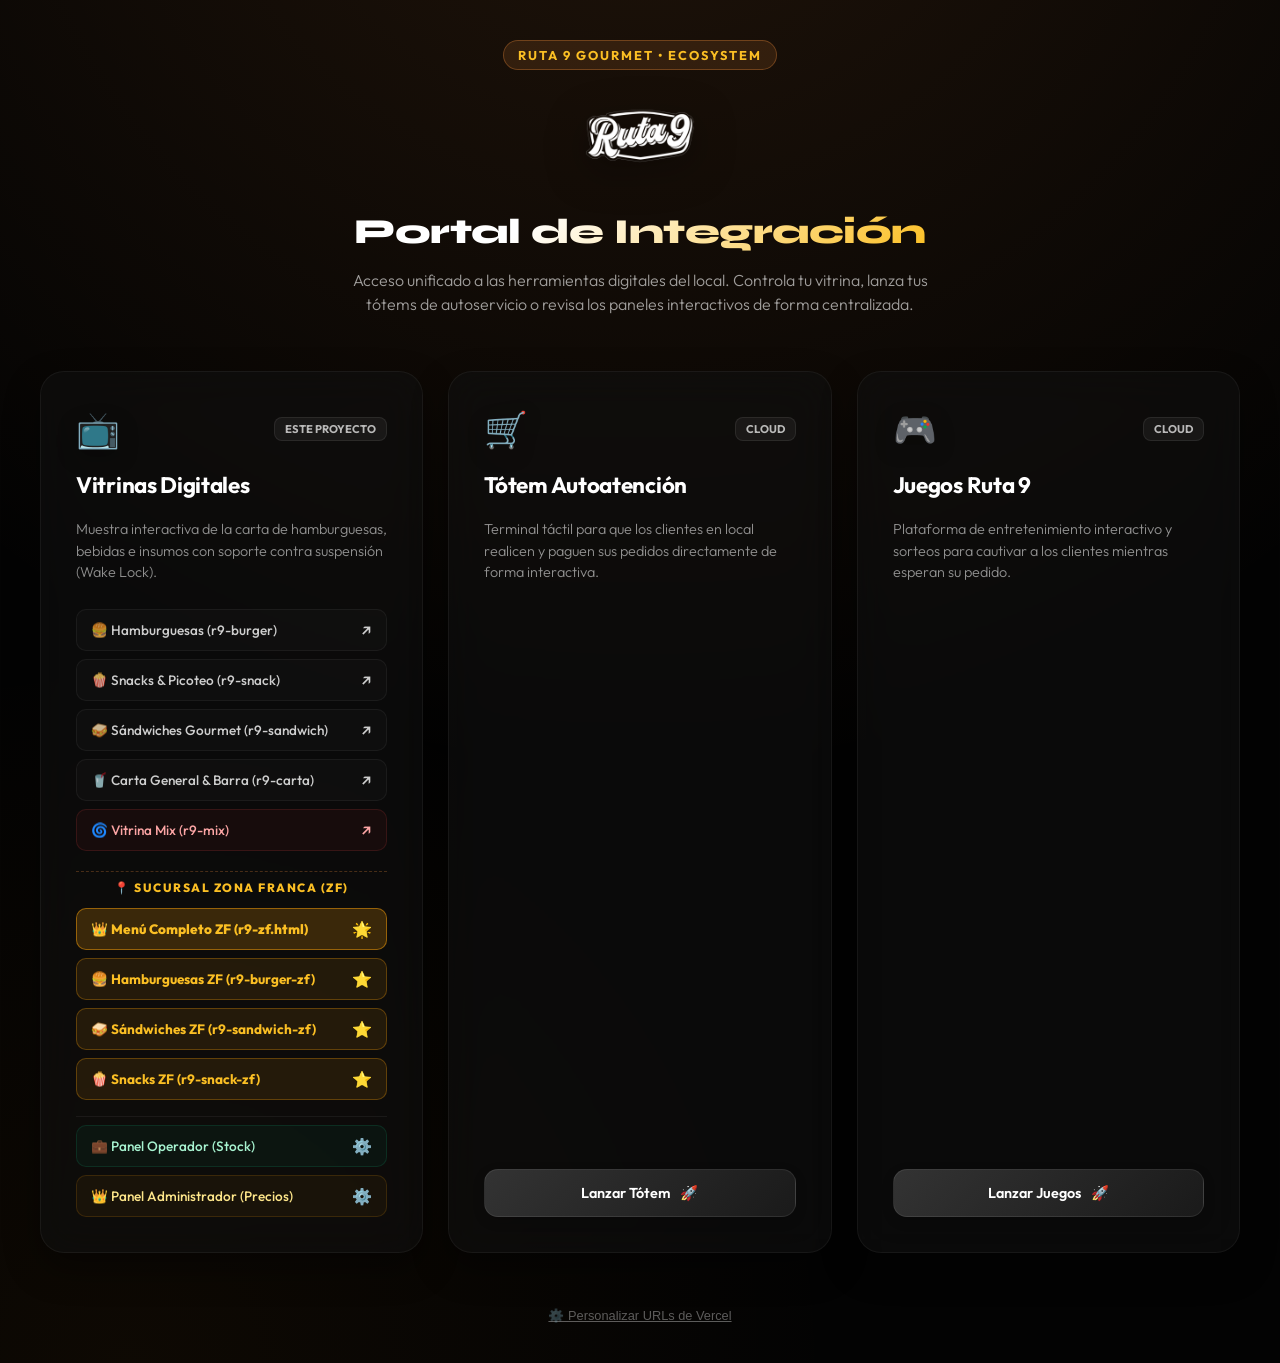
<file: index.html>
<!DOCTYPE html>
<html lang="es">
<head>
    <meta charset="UTF-8">
    <meta name="viewport" content="width=device-width, initial-scale=1.0">
    <title>RUTA 9 • Portal Multicanal Unificado</title>
    <!-- Google Fonts: Outfit & Syne -->
    <link href="https://fonts.googleapis.com/css2?family=Outfit:wght@300;400;500;600;700;800;900&family=Syne:wght@700;800&display=swap" rel="stylesheet">
    <style>
        /* ==========================================================================
           1. ESTILOS BASE & LUXURY PALETTE
           ========================================================================== */
        * {
            box-sizing: border-box;
            margin: 0;
            padding: 0;
        }

        body {
            background-color: #030303;
            background-image: 
                radial-gradient(circle at 50% -20%, rgba(251, 146, 60, 0.12) 0%, rgba(0, 0, 0, 0) 60%),
                radial-gradient(circle at 10% 100%, rgba(217, 119, 6, 0.05) 0%, rgba(0, 0, 0, 0) 40%);
            color: #ffffff;
            font-family: 'Outfit', sans-serif;
            min-height: 100vh;
            display: flex;
            flex-direction: column;
            align-items: center;
            justify-content: center;
            overflow-x: hidden;
            padding: 40px 20px;
        }

        /* Contenedor principal limitado */
        .hub-container {
            max-width: 1200px;
            width: 100%;
            display: flex;
            flex-direction: column;
            align-items: center;
            gap: 40px;
        }

        /* ==========================================================================
           2. CABECERA: LOGO & TÍTULOS
           ========================================================================== */
        .header-section {
            text-align: center;
            display: flex;
            flex-direction: column;
            align-items: center;
            gap: 15px;
            animation: fadeInDown 0.8s cubic-bezier(0.25, 1, 0.5, 1);
        }

        .main-logo {
            max-height: 110px;
            filter: drop-shadow(0 10px 20px rgba(0, 0, 0, 0.6));
            transition: transform 0.4s ease;
        }

        .main-logo:hover {
            transform: scale(1.05);
        }

        .hub-badge {
            background: rgba(251, 146, 60, 0.12);
            border: 1px solid rgba(251, 146, 60, 0.3);
            color: #fbbf24;
            padding: 6px 14px;
            font-size: 0.8rem;
            font-weight: 700;
            text-transform: uppercase;
            letter-spacing: 2px;
            border-radius: 50px;
            display: inline-block;
        }

        .main-title {
            font-family: 'Syne', sans-serif;
            font-size: 2.2rem;
            font-weight: 800;
            background: linear-gradient(135deg, #ffffff 30%, #fbbf24 100%);
            -webkit-background-clip: text;
            -webkit-text-fill-color: transparent;
            letter-spacing: -0.5px;
        }

        .main-subtitle {
            font-size: 1rem;
            color: rgba(255, 255, 255, 0.6);
            max-width: 600px;
            line-height: 1.5;
            font-weight: 300;
        }

        /* ==========================================================================
           3. GRID DE LOS 3 PILARES ESENCIALES (TARJETAS PREMIUM)
           ========================================================================== */
        .hub-grid {
            display: grid;
            grid-template-columns: repeat(3, 1fr);
            gap: 25px;
            width: 100%;
            margin-top: 15px;
            animation: fadeInUp 0.8s cubic-bezier(0.25, 1, 0.5, 1) 0.15s backwards;
        }

        /* Estilo de Tarjeta Base */
        .pillar-card {
            background: rgba(18, 18, 18, 0.55);
            backdrop-filter: blur(20px);
            -webkit-backdrop-filter: blur(20px);
            border: 1px solid rgba(255, 255, 255, 0.05);
            border-radius: 24px;
            padding: 35px;
            display: flex;
            flex-direction: column;
            gap: 20px;
            position: relative;
            overflow: hidden;
            transition: all 0.4s cubic-bezier(0.25, 1, 0.5, 1);
            box-shadow: 0 15px 35px rgba(0, 0, 0, 0.4);
        }

        .pillar-card::before {
            content: '';
            position: absolute;
            top: 0;
            left: 0;
            width: 100%;
            height: 100%;
            background: linear-gradient(180deg, rgba(251, 146, 60, 0.06) 0%, transparent 100%);
            opacity: 0;
            transition: opacity 0.4s ease;
            pointer-events: none;
        }

        /* Hover de la Tarjeta */
        .pillar-card:hover {
            transform: translateY(-8px);
            border-color: rgba(251, 146, 60, 0.28);
            box-shadow: 
                0 20px 40px rgba(0, 0, 0, 0.6), 
                0 0 30px rgba(251, 146, 60, 0.08);
        }

        .pillar-card:hover::before {
            opacity: 1;
        }

        /* Contenido de la Tarjeta */
        .card-header {
            display: flex;
            align-items: center;
            justify-content: space-between;
        }

        .pillar-icon {
            font-size: 2.2rem;
            filter: drop-shadow(0 5px 10px rgba(0, 0, 0, 0.3));
        }

        .card-badge {
            background: rgba(255, 255, 255, 0.05);
            border: 1px solid rgba(255, 255, 255, 0.08);
            color: rgba(255, 255, 255, 0.7);
            padding: 4px 10px;
            font-size: 0.7rem;
            font-weight: 700;
            border-radius: 8px;
            text-transform: uppercase;
        }

        .pillar-card:hover .card-badge {
            border-color: rgba(251, 146, 60, 0.3);
            color: #fbbf24;
            background: rgba(251, 146, 60, 0.1);
        }

        .pillar-title {
            font-size: 1.4rem;
            font-weight: 700;
            letter-spacing: -0.3px;
        }

        .pillar-desc {
            font-size: 0.9rem;
            color: rgba(255, 255, 255, 0.55);
            line-height: 1.5;
            font-weight: 300;
            min-height: 45px;
        }

        /* Botón de Lanzamiento de la Tarjeta */
        .launch-btn {
            background: linear-gradient(135deg, #333 0%, #1a1a1a 100%);
            border: 1px solid rgba(255, 255, 255, 0.08);
            color: #ffffff;
            padding: 14px 20px;
            border-radius: 14px;
            font-size: 0.9rem;
            font-weight: 600;
            text-align: center;
            text-decoration: none;
            cursor: pointer;
            transition: all 0.3s ease;
            display: flex;
            align-items: center;
            justify-content: center;
            gap: 10px;
            box-shadow: 0 4px 12px rgba(0, 0, 0, 0.2);
            margin-top: auto;
        }

        .pillar-card:hover .launch-btn {
            background: linear-gradient(135deg, #fb923c 0%, #d97706 100%);
            border-color: rgba(255, 255, 255, 0.1);
            box-shadow: 0 8px 20px rgba(217, 119, 6, 0.3);
        }

        .launch-btn:active {
            transform: scale(0.98);
        }

        /* ==========================================================================
           4. SUBMENU DESPLEGABLE INTERNO (VITRINAS DIGITALES)
           ========================================================================== */
        .sub-menu-list {
            display: flex;
            flex-direction: column;
            gap: 8px;
            margin-top: 5px;
            list-style: none;
        }

        .sub-menu-item a {
            display: flex;
            align-items: center;
            justify-content: space-between;
            padding: 10px 14px;
            background: rgba(255, 255, 255, 0.02);
            border: 1px solid rgba(255, 255, 255, 0.05);
            border-radius: 10px;
            color: rgba(255, 255, 255, 0.8);
            text-decoration: none;
            font-size: 0.85rem;
            font-weight: 500;
            transition: all 0.2s ease;
        }

        .sub-menu-item a:hover {
            background: rgba(251, 146, 60, 0.08);
            border-color: rgba(251, 146, 60, 0.2);
            color: #fbbf24;
            transform: translateX(4px);
        }

        .sub-icon {
            font-size: 1rem;
        }

        /* ==========================================================================
           5. CONFIGURACIÓN DINÁMICA DE LINKS (LlocalStorage)
           ========================================================================== */
        .config-trigger {
            background: none;
            border: none;
            color: rgba(255, 255, 255, 0.35);
            cursor: pointer;
            font-size: 0.8rem;
            font-weight: 500;
            text-decoration: underline;
            transition: color 0.2s ease;
            margin-top: 15px;
        }

        .config-trigger:hover {
            color: #fbbf24;
        }

        /* Formulario flotante de ajustes (Glass Modal) */
        .modal-overlay {
            position: fixed;
            top: 0;
            left: 0;
            right: 0;
            bottom: 0;
            background: rgba(0, 0, 0, 0.8);
            backdrop-filter: blur(10px);
            -webkit-backdrop-filter: blur(10px);
            z-index: 1000;
            display: flex;
            align-items: center;
            justify-content: center;
            opacity: 0;
            pointer-events: none;
            transition: opacity 0.3s ease;
        }

        .modal-overlay.active {
            opacity: 1;
            pointer-events: auto;
        }

        .config-modal {
            background: #0f0f0f;
            border: 1px solid rgba(251, 146, 60, 0.25);
            padding: 35px;
            border-radius: 20px;
            max-width: 500px;
            width: 90%;
            box-shadow: 0 20px 50px rgba(0,0,0,0.8);
            display: flex;
            flex-direction: column;
            gap: 20px;
            transform: scale(0.9);
            transition: transform 0.3s ease;
        }

        .modal-overlay.active .config-modal {
            transform: scale(1);
        }

        .modal-title {
            font-family: 'Syne', sans-serif;
            font-size: 1.3rem;
            color: #fbbf24;
            display: flex;
            align-items: center;
            gap: 8px;
        }

        .modal-desc {
            font-size: 0.85rem;
            color: rgba(255, 255, 255, 0.5);
            line-height: 1.4;
        }

        .input-group {
            display: flex;
            flex-direction: column;
            gap: 6px;
        }

        .input-label {
            font-size: 0.8rem;
            font-weight: 700;
            text-transform: uppercase;
            color: rgba(255, 255, 255, 0.7);
        }

        .config-input {
            background: rgba(255, 255, 255, 0.03);
            border: 1px solid rgba(255, 255, 255, 0.1);
            color: white;
            padding: 12px 16px;
            border-radius: 10px;
            font-family: inherit;
            font-size: 0.9rem;
            outline: none;
            transition: border-color 0.2s ease;
        }

        .config-input:focus {
            border-color: #fb923c;
        }

        .modal-actions {
            display: flex;
            gap: 12px;
            margin-top: 10px;
        }

        .btn-primary {
            background: linear-gradient(135deg, #fb923c 0%, #d97706 100%);
            border: none;
            color: white;
            padding: 12px 20px;
            border-radius: 10px;
            font-weight: 600;
            cursor: pointer;
            flex: 1;
            transition: opacity 0.2s ease;
        }

        .btn-primary:hover {
            opacity: 0.95;
        }

        .btn-secondary {
            background: rgba(255, 255, 255, 0.05);
            border: 1px solid rgba(255, 255, 255, 0.08);
            color: rgba(255, 255, 255, 0.7);
            padding: 12px 20px;
            border-radius: 10px;
            font-weight: 600;
            cursor: pointer;
            transition: all 0.2s ease;
        }

        .btn-secondary:hover {
            background: rgba(255, 255, 255, 0.1);
        }

        /* ==========================================================================
           6. RESPONSIVE Y ANIMACIONES KEYFRAMES
           ========================================================================== */
        @keyframes fadeInDown {
            from { opacity: 0; transform: translateY(-20px); }
            to { opacity: 1; transform: translateY(0); }
        }

        @keyframes fadeInUp {
            from { opacity: 0; transform: translateY(20px); }
            to { opacity: 1; transform: translateY(0); }
        }

        @media (max-width: 900px) {
            .hub-grid {
                grid-template-columns: 1fr;
                gap: 20px;
            }
            body {
                padding: 20px 10px;
            }
            .main-title {
                font-size: 1.8rem;
            }
        }
    </style>
</head>
<body>

    <div class="hub-container">
        
        <!-- CABECERA DE PRESTIGIO -->
        <header class="header-section">
            <div class="hub-badge">RUTA 9 GOURMET • ECOSYSTEM</div>
            <img src="frontend/images/logo/Logo-ruta9.png" alt="Ruta 9 Gourmet Logo" class="main-logo" onerror="this.style.display='none'" />
            <h1 class="main-title">Portal de Integración</h1>
            <p class="main-subtitle">
                Acceso unificado a las herramientas digitales del local. Controla tu vitrina, lanza tus tótems de autoservicio o revisa los paneles interactivos de forma centralizada.
            </p>
        </header>

        <!-- GRID DE LAS 3 PLATAFORMAS EN VERCEL -->
        <main class="hub-grid">
            
            <!-- TARJETA 1: VITRINAS DIGITALES (SHOWCASE) -->
            <div class="pillar-card">
                <div class="card-header">
                    <span class="pillar-icon">📺</span>
                    <span class="card-badge">Este Proyecto</span>
                </div>
                <h2 class="pillar-title">Vitrinas Digitales</h2>
                <p class="pillar-desc">
                    Muestra interactiva de la carta de hamburguesas, bebidas e insumos con soporte contra suspensión (Wake Lock).
                </p>
                
                <ul class="sub-menu-list">
                    <li class="sub-menu-item">
                        <a href="r9-burger.html?lite=true" target="_self">
                            <span>🍔 Hamburguesas (r9-burger)</span>
                            <span class="sub-icon">↗️</span>
                        </a>
                    </li>
                    <li class="sub-menu-item">
                        <a href="r9-snack.html?lite=true" target="_self">
                            <span>🍿 Snacks & Picoteo (r9-snack)</span>
                            <span class="sub-icon">↗️</span>
                        </a>
                    </li>
                    <li class="sub-menu-item">
                        <a href="r9-sandwich.html?lite=true" target="_self">
                            <span>🥪 Sándwiches Gourmet (r9-sandwich)</span>
                            <span class="sub-icon">↗️</span>
                        </a>
                    </li>
                    <li class="sub-menu-item">
                        <a href="r9-carta.html?lite=true" target="_self">
                            <span>🥤 Carta General & Barra (r9-carta)</span>
                            <span class="sub-icon">↗️</span>
                        </a>
                    </li>
                    <li class="sub-menu-item">
                        <a href="r9-mix.html?lite=true" target="_self" style="background: rgba(239, 68, 68, 0.05); border-color: rgba(239, 68, 68, 0.15); color: #fca5a5;">
                            <span>🌀 Vitrina Mix (r9-mix)</span>
                            <span class="sub-icon">↗️</span>
                        </a>
                    </li>
                    
                    <!-- SUCURSAL ZONA FRANCA -->
                    <li class="sub-menu-item" style="margin-top: 12px; border-top: 1px dashed rgba(251, 146, 60, 0.25); padding-top: 8px;">
                        <span style="font-size: 0.75rem; color: #fbbf24; font-weight: 800; letter-spacing: 1.5px; text-transform: uppercase; display: block; margin-bottom: 5px; text-align: center;">📍 SUCURSAL ZONA FRANCA (ZF)</span>
                    </li>
                    <li class="sub-menu-item">
                        <a href="r9-zf.html" target="_self" style="background: rgba(245, 158, 11, 0.2); border-color: rgba(245, 158, 11, 0.5); color: #fbbf24; font-weight: 800;">
                            <span>👑 Menú Completo ZF (r9-zf.html)</span>
                            <span class="sub-icon">🌟</span>
                        </a>
                    </li>
                    <li class="sub-menu-item">
                        <a href="r9-burger-zf.html" target="_self" style="background: rgba(245, 158, 11, 0.1); border-color: rgba(245, 158, 11, 0.3); color: #fbbf24; font-weight: 700;">
                            <span>🍔 Hamburguesas ZF (r9-burger-zf)</span>
                            <span class="sub-icon">⭐</span>
                        </a>
                    </li>
                    <li class="sub-menu-item">
                        <a href="r9-sandwich-zf.html" target="_self" style="background: rgba(245, 158, 11, 0.1); border-color: rgba(245, 158, 11, 0.3); color: #fbbf24; font-weight: 700;">
                            <span>🥪 Sándwiches ZF (r9-sandwich-zf)</span>
                            <span class="sub-icon">⭐</span>
                        </a>
                    </li>
                    <li class="sub-menu-item">
                        <a href="r9-snack-zf.html" target="_self" style="background: rgba(245, 158, 11, 0.1); border-color: rgba(245, 158, 11, 0.3); color: #fbbf24; font-weight: 700;">
                            <span>🍿 Snacks ZF (r9-snack-zf)</span>
                            <span class="sub-icon">⭐</span>
                        </a>
                    </li>
                    
                    <li class="sub-menu-item" style="margin-top: 8px; border-top: 1px solid rgba(255,255,255,0.06); padding-top: 8px;">
                        <a href="operator.html" target="_self" style="background: rgba(16, 185, 129, 0.05); border-color: rgba(16, 185, 129, 0.15); color: #a7f3d0;">
                            <span>💼 Panel Operador (Stock)</span>
                            <span class="sub-icon">⚙️</span>
                        </a>
                    </li>
                    <li class="sub-menu-item">
                        <a href="admin.html" target="_self" style="background: rgba(245, 158, 11, 0.05); border-color: rgba(245, 158, 11, 0.15); color: #fde68a;">
                            <span>👑 Panel Administrador (Precios)</span>
                            <span class="sub-icon">⚙️</span>
                        </a>
                    </li>
                </ul>
            </div>

            <!-- TARJETA 2: TOTEM DE AUTOATENCIÓN (SELF-SERVICE) -->
            <div class="pillar-card">
                <div class="card-header">
                    <span class="pillar-icon">🛒</span>
                    <span class="card-badge" id="totem-status">Cloud</span>
                </div>
                <h2 class="pillar-title">Tótem Autoatención</h2>
                <p class="pillar-desc">
                    Terminal táctil para que los clientes en local realicen y paguen sus pedidos directamente de forma interactiva.
                </p>
                <a href="https://ruta9-totem.vercel.app" id="totem-link" target="_blank" class="launch-btn">
                    <span>Lanzar Tótem</span>
                    <span>🚀</span>
                </a>
            </div>

            <!-- TARJETA 3: JUEGOS INTERACTIVOS (GAMES) -->
            <div class="pillar-card">
                <div class="card-header">
                    <span class="pillar-icon">🎮</span>
                    <span class="card-badge" id="games-status">Cloud</span>
                </div>
                <h2 class="pillar-title">Juegos Ruta 9</h2>
                <p class="pillar-desc">
                    Plataforma de entretenimiento interactivo y sorteos para cautivar a los clientes mientras esperan su pedido.
                </p>
                <a href="https://games-ruta9.vercel.app/" id="games-link" target="_blank" class="launch-btn">
                    <span>Lanzar Juegos</span>
                    <span>🚀</span>
                </a>
            </div>

        </main>

        <!-- TRIGGER DE AJUSTES DE LINKS -->
        <button class="config-trigger" onclick="openConfigModal()">⚙️ Personalizar URLs de Vercel</button>

    </div>

    <!-- MODAL DE CONFIGURACIÓN DINÁMICA -->
    <div class="modal-overlay" id="config-modal-overlay" onclick="closeConfigModalOnOverlay(event)">
        <div class="config-modal">
            <h3 class="modal-title">⚙️ Enlace de Proyectos de Vercel</h3>
            <p class="modal-desc">
                Como los proyectos corren por separado en Vercel, ingresa aquí sus respectivas URLs públicas. Los cambios se guardarán automáticamente en este navegador.
            </p>
            
            <div class="input-group">
                <label class="input-label" for="input-totem">URL Tótem de Autoatención</label>
                <input type="url" id="input-totem" class="config-input" placeholder="https://ruta9-totem.vercel.app" />
            </div>

            <div class="input-group">
                <label class="input-label" for="input-games">URL Juegos Ruta 9</label>
                <input type="url" id="input-games" class="config-input" placeholder="https://ruta9-juegos.vercel.app" />
            </div>

            <div class="modal-actions">
                <button class="btn-secondary" onclick="closeConfigModal()">Cancelar</button>
                <button class="btn-primary" onclick="saveConfiguration()">Guardar Configuración</button>
            </div>
        </div>
    </div>

    <!-- LOGICA SCRIPT DINÁMICA -->
    <script>
        // Claves para LocalStorage
        const LS_KEYS = {
            totem: 'ruta9_url_totem',
            games: 'ruta9_url_games'
        };

        // URLs de fábrica (Fallbacks)
        const DEFAULT_URLS = {
            totem: 'https://ruta9-totem.vercel.app/',
            games: 'https://games-ruta9.vercel.app/'
        };

        // Al iniciar la pantalla, cargar las URLs guardadas
        window.addEventListener('DOMContentLoaded', () => {
            loadUrls();
        });

        function loadUrls() {
            const totemUrl = localStorage.getItem(LS_KEYS.totem) || DEFAULT_URLS.totem;
            const gamesUrl = localStorage.getItem(LS_KEYS.games) || DEFAULT_URLS.games;

            // Actualizar botones de lanzamiento
            document.getElementById('totem-link').setAttribute('href', totemUrl);
            document.getElementById('games-link').setAttribute('href', gamesUrl);

            // Actualizar inputs del modal
            document.getElementById('input-totem').value = totemUrl;
            document.getElementById('input-games').value = gamesUrl;

            console.log('📡 Hub: Enlaces cargados:', { totemUrl, gamesUrl });
        }

        // Abrir y cerrar modal
        function openConfigModal() {
            document.getElementById('config-modal-overlay').classList.add('active');
        }

        // Cerrar modal
        function closeConfigModal() {
            document.getElementById('config-modal-overlay').classList.remove('active');
        }

        function closeConfigModalOnOverlay(e) {
            if (e.target.id === 'config-modal-overlay') {
                closeConfigModal();
            }
        }

        // Guardar configuración
        function saveConfiguration() {
            let totemVal = document.getElementById('input-totem').value.trim();
            let gamesVal = document.getElementById('input-games').value.trim();

            // Rellenar con valores por defecto si se dejan vacíos
            if (!totemVal) totemVal = DEFAULT_URLS.totem;
            if (!gamesVal) gamesVal = DEFAULT_URLS.games;

            // Validar que comiencen con http:// o https://
            if (!/^https?:\/\//i.test(totemVal)) totemVal = 'https://' + totemVal;
            if (!/^https?:\/\//i.test(gamesVal)) gamesVal = 'https://' + gamesVal;

            localStorage.setItem(LS_KEYS.totem, totemVal);
            localStorage.setItem(LS_KEYS.games, gamesVal);

            loadUrls();
            closeConfigModal();

            // Feedback visual elegante
            alert('⚙️ Configuración y enlaces de Vercel actualizados correctamente en este dispositivo.');
        }
    </script>
</body>
</html>
</file>
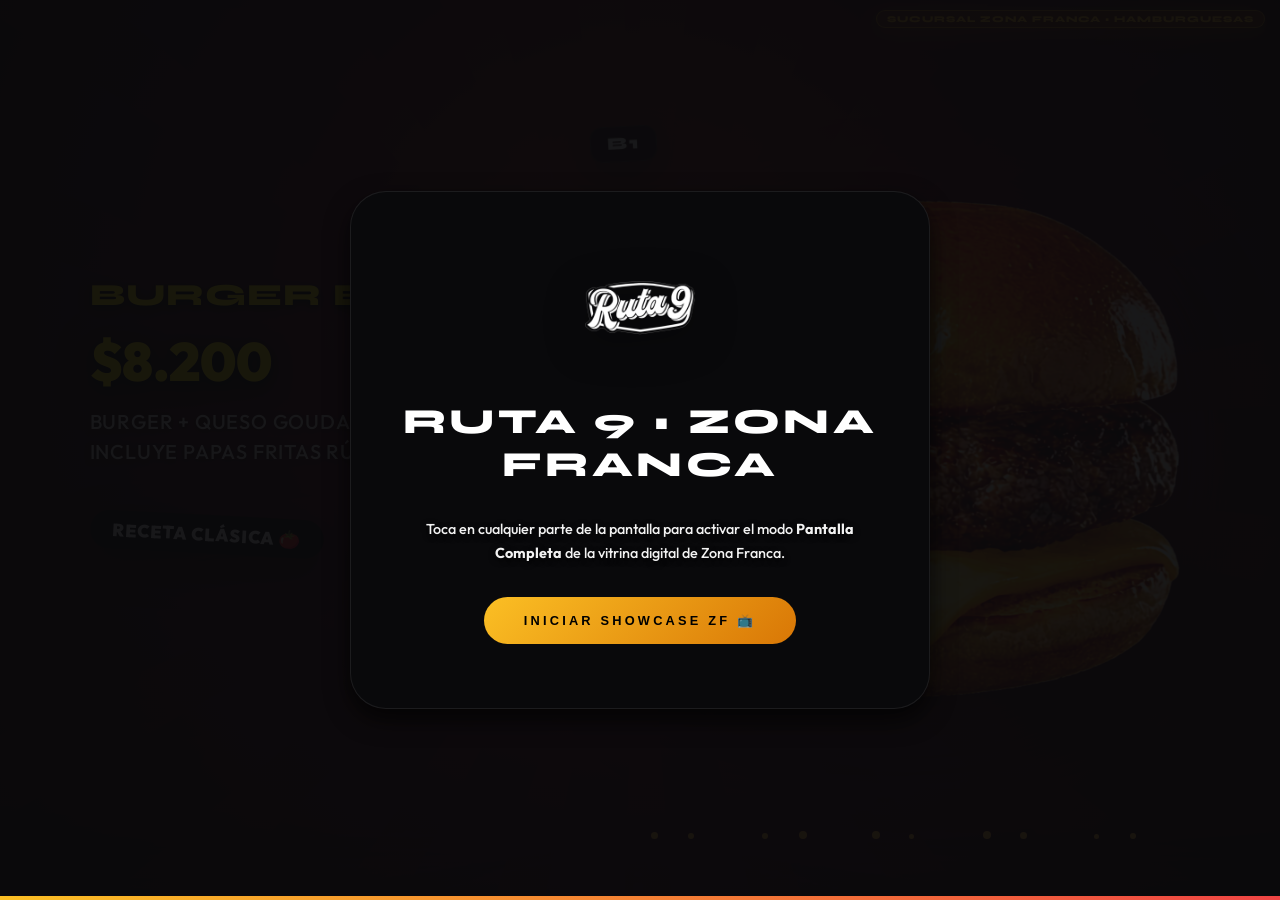
<file: r9-burger-ZF.html>
<!DOCTYPE html>
<html lang="es" class="lite-mode">
<head>
    <meta charset="UTF-8">
    <meta name="viewport" content="width=device-width, initial-scale=1.0">
    <!-- Prevención de caché agresiva para Smart TVs -->
    <meta http-equiv="Cache-Control" content="no-cache, no-store, must-revalidate">
    <meta http-equiv="Pragma" content="no-cache">
    <meta http-equiv="Expires" content="0">
    <!-- Script de Fuerza Bruta para Limpieza de Caché Dura en Smart TVs -->
    <script>
        if ('serviceWorker' in navigator) {
            navigator.serviceWorker.getRegistrations().then(function(registrations) {
                for(let registration of registrations) {
                    registration.unregister();
                }
            });
        }
        if ('caches' in window) {
            caches.keys().then(function(names) {
                for (let name of names) caches.delete(name);
            });
        }
    </script>
    <title>RUTA 9 • Vitrina Digital Hamburguesas Zona Franca (Lite)</title>
    <!-- Estilos Premium en Vanilla CSS (100% Offline-Ready) -->
    <link rel="stylesheet" href="frontend/style.css?v=110">
</head>
<body class="theme-gourmet screen-burgers branch-zf lite-mode">

    <!-- BANNER DE ADVERTENCIA PARA PROTOCOLO FILE:// -->
    <div id="protocol-warning" style="display: none; position: fixed; bottom: 20px; left: 50%; transform: translateX(-50%); background: rgba(220, 38, 38, 0.95); backdrop-filter: blur(10px); -webkit-backdrop-filter: blur(10px); border: 1px solid rgba(255,255,255,0.2); color: white; padding: 15px 25px; z-index: 999999; font-family: 'Outfit', sans-serif; font-size: 13px; font-weight: bold; border-radius: 16px; box-shadow: 0 10px 30px rgba(0,0,0,0.5); text-align: center; max-width: 90%; flex-direction: column; gap: 8px; align-items: center; justify-content: center;">
        <span style="font-size: 1.1rem;">⚠️ PROTOCOLO DE ARCHIVO DETECTADO (file://)</span>
        <span style="font-weight: normal; color: rgba(255,255,255,0.85); line-height: 1.4;">
            Estás abriendo esta pantalla directamente desde el disco duro. Para sincronización en tiempo real, debes abrirla mediante el servidor local.
        </span>
        <a href="http://localhost:8000/r9-burger-zf.html" id="protocol-link" style="color: #fbbf24; text-decoration: underline; margin-top: 4px; font-weight: 800; text-transform: uppercase; font-size: 11px;">
            Hacer clic aquí para abrir a través de http://localhost:8000/r9-burger-zf.html
        </a>
    </div>

    <!-- INSIGNIA DE RECONOCIMIENTO SUCURSAL ZONA FRANCA -->
    <div class="branch-badge-tag">
        SUCURSAL ZONA FRANCA • HAMBURGUESAS
    </div>

    <!-- BARRA DE PROGRESO DE 5 SEGUNDOS ULTRA-LIVIANA -->
    <div class="lite-progress-bar-container">
        <div class="lite-progress-bar-fill"></div>
    </div>

    <!-- CONTENEDOR CENTRAL DE LA APLICACIÓN -->
    <div class="app-container">

        <!-- CABECERA: LOGOTIPO PROTAGONISTA DE LUJO -->
        <header class="main-header">
            <img src="frontend/images/logo/Logo-ruta9.png" alt="Ruta 9 Gourmet Logo" />
        </header>

        <!-- MAIN PRODUCT SHOWCASE (CENTRO PANTALLA) -->
        <div class="main-showcase">
            <!-- Corona de luz volumétrica posterior -->
            <div class="studio-corona"></div>
            <!-- Rayos de luz giratorios -->
            <div class="lens-rays"></div>
            <!-- Elemento invisible para compatibilidad de app.js -->
            <div id="bg-massive-text" class="hidden"></div>
            
            <!-- Contenedor del producto con flotado majestuoso -->
            <div class="floating-burger-wrapper" id="product-card">
                <!-- Brasas de parrilla -->
                <div class="spark-container">
                    <div class="spark" style="--left: 20%; --dur: 4.8s; --delay: 0.2s; --drift: 120px; width: 6px; height: 6px;"></div>
                    <div class="spark" style="--left: 35%; --dur: 5.5s; --delay: 1.5s; --drift: -80px; width: 8px; height: 8px;"></div>
                    <div class="spark" style="--left: 50%; --dur: 4.2s; --delay: 0.8s; --drift: 60px; width: 5px; height: 5px;"></div>
                    <div class="spark" style="--left: 65%; --dur: 6.0s; --delay: 2.3s; --drift: -110px; width: 7px; height: 7px;"></div>
                    <div class="spark" style="--left: 80%; --dur: 5.1s; --delay: 1.1s; --drift: 90px; width: 6px; height: 6px;"></div>
                    <div class="spark" style="--left: 15%; --dur: 5.8s; --delay: 3.1s; --drift: 70px; width: 7px; height: 7px;"></div>
                    <div class="spark" style="--left: 45%; --dur: 4.5s; --delay: 2.7s; --drift: -90px; width: 8px; height: 8px;"></div>
                    <div class="spark" style="--left: 75%; --dur: 5.3s; --delay: 0.5s; --drift: -60px; width: 5px; height: 5px;"></div>
                    <div class="spark" style="--left: 30%; --dur: 6.2s; --delay: 4.0s; --drift: 100px; width: 6px; height: 6px;"></div>
                    <div class="spark" style="--left: 60%; --dur: 4.9s; --delay: 3.5s; --drift: -70px; width: 8px; height: 8px;"></div>
                </div>

                <!-- PLACA IZQUIERDA: CÓDIGO (B1, B5, etc) -->
                <div id="product-code" class="product-code-plate">B1</div>

                <!-- Hamburguesa principal con onerror fallback -->
                <img id="product-img" 
                     src="frontend/images/products/Zona Franca/b1.webp" 
                     alt="Ruta 9 Gourmet Burger Cutout" 
                     class="main-hero-image"
                     onerror="window.handleImageError && window.handleImageError(this)" />
            </div>
        </div>

        <!-- PIE DE PÁGINA: CAROUSEL HORIZONTAL DE MINIATURAS -->
        <footer class="footer-container">
            <!-- Miniaturas Izquierdas -->
            <div class="thumbnail-group">
                <button onclick="selectProduct(0)" id="thumb-prod-1" class="thumbnail-card">
                    <img src="frontend/images/products/Zona Franca/b1.webp" alt="Thumb 1" onerror="window.handleImageError && window.handleImageError(this)" />
                </button>
                <button onclick="selectProduct(1)" id="thumb-prod-2" class="thumbnail-card">
                    <img src="frontend/images/products/Zona Franca/b2.webp" alt="Thumb 2" onerror="window.handleImageError && window.handleImageError(this)" />
                </button>
            </div>
            
            <!-- Bloque de Información Central Exclusiva -->
            <div class="center-info-block">
                <h2 id="product-name" class="product-title">Burger Básica</h2>
                <div id="product-price" class="product-price-plate text-accent">$8.200</div>
                <p id="product-desc" class="product-description">
                    Burger + queso Gouda o Cheddar. Incluye papas fritas rústicas.
                </p>
                <div id="product-tag" class="product-tag-sticker glass-badge">RECETA CLÁSICA 🍅</div>
                
                <!-- STICKER ANIMADO POP-UP DE SABOR JUSTO DEBAJO DE LA ETIQUETA -->
                <div id="flavor-pop-badge" class="flavor-pop-badge">
                    <span class="pop-icon">👑</span>
                    <span id="flavor-pop-text" class="pop-text">¡100% GOURMET!</span>
                </div>
            </div>
            
            <!-- Miniaturas Derechas -->
            <div class="thumbnail-group align-right">
                <button onclick="selectProduct(2)" id="thumb-prod-3" class="thumbnail-card">
                    <img src="frontend/images/products/Zona Franca/b3.webp" alt="Thumb 3" onerror="window.handleImageError && window.handleImageError(this)" />
                </button>
                <button onclick="selectProduct(3)" id="thumb-prod-4" class="thumbnail-card">
                    <img src="frontend/images/products/Zona Franca/mes.webp" alt="Thumb 4" onerror="window.handleImageError && window.handleImageError(this)" />
                </button>
            </div>
        </footer>

    </div>

    <!-- ========================================== -->
    <!-- #celebration-overlay: INTERRUPCIÓN DE CELEBRACIÓN DÍA DE LA HAMBURGUESA -->
    <!-- ========================================== -->
    <div id="celebration-overlay" class="overlay-fullscreen" style="background: radial-gradient(circle, rgba(220, 38, 38, 0.96) 0%, rgba(20, 0, 0, 0.99) 100%);">
        <div class="alert-prestige-card" style="border: 2px solid #fbbf24; box-shadow: 0 0 50px rgba(251, 191, 36, 0.4); text-align: center;">
            <span class="alert-pill" style="background: #fbbf24; color: #000; font-weight: 900; animation: pulse-btn 1.5s infinite;">🏆 FIESTA NACIONAL RUTA 9 🏆</span>
            <h1 style="font-family: 'Syne', sans-serif; font-size: 2.2rem; font-weight: 800; color: #fff; margin-top: 15px; text-transform: uppercase; letter-spacing: -1px; line-height: 1.1;">
                ¡FELIZ DÍA DE LA<br><span style="color: #fbbf24; text-shadow: 0 0 20px rgba(251,191,36,0.6);">HAMBURGUESA</span>! 🍔
            </h1>
            <p style="font-size: 0.95rem; color: rgba(255,255,255,0.9); margin-top: 15px; font-weight: 400; line-height: 1.4;">
                Hoy celebramos en grande el sabor de RUTA 9 ZONA FRANCA.
            </p>
            <div style="font-size: 1.2rem; font-weight: 800; color: #fbbf24; background: rgba(255,255,255,0.06); padding: 12px 20px; border-radius: 12px; margin-top: 20px; border: 1px solid rgba(251,191,36,0.2); text-transform: uppercase; letter-spacing: 0.5px;">
                ⚡ PIDE TU BURGER FAVORITA HOY EN CAJA ZONA FRANCA ⚡
            </div>
        </div>
    </div>

    <!-- ========================================== -->
    <!-- #alert-overlay: ALERTA EN VIVO -->
    <!-- ========================================== -->
    <div id="alert-overlay" class="overlay-fullscreen">
        <div class="alert-prestige-card">
            <span class="alert-pill">⚡ PROMO ZONA FRANCA ⚡</span>
            <h2 class="alert-title">SUPER<br><span style="color: #fbbf24; text-shadow: 0 0 30px rgba(251,191,36,0.85);">PROMO</span></h2>
            <p id="alert-message" class="alert-message-text">
                Cargando mensaje de alerta en tiempo real...
            </p>
            <div class="alert-footer-note">
                Esta oferta exclusiva se autodestruirá pronto.
            </div>
        </div>
    </div>

    <!-- ========================================== -->
    <!-- #menu-overlay: CARTA COMPLETA -->
    <!-- ========================================== -->
    <div id="menu-overlay" class="overlay-fullscreen">
        <button onclick="toggleMenuOverlay(false)" class="menu-close-btn">
            <svg fill="none" viewBox="0 0 24 24" stroke="currentColor" stroke-width="2.5">
                <path stroke-linecap="round" stroke-linejoin="round" d="M6 18L18 6M6 6l12 12" />
            </svg>
        </button>

        <div class="menu-prestige-card">
            <div class="menu-header-block">
                <span class="alert-pill">CARTA ZONA FRANCA</span>
                <h2 class="alert-title">EXPLORA NUESTRAS HAMBURGUESAS</h2>
                <p class="product-description" style="max-width: 500px; text-transform: none; font-size: 0.85rem; color: #94a3b8;">
                    Recetas exclusivas Zona Franca: vacuno premium, ingredientes frescos y papas rústicas incluidas.
                </p>
            </div>
            <div id="menu-grid" class="menu-grid-container">
                <!-- Se poblará dinámicamente desde app-r9-burger.js con el catálogo catalog-zf.json -->
            </div>
        </div>
    </div>

    <!-- LOGICA DE EVENTOS DE INTERFAZ -->
    <script>
        function selectProduct(index) {
            if (window.showcaseController) {
                window.showcaseController.nextProduct(index);
            }
        }

        function toggleMenuOverlay(show) {
            const menu = document.getElementById('menu-overlay');
            if (!menu) return;
            if (show) {
                menu.classList.remove('opacity-0', 'pointer-events-none', 'scale-95');
                menu.classList.add('opacity-100', 'scale-100');
            } else {
                menu.classList.remove('opacity-100', 'scale-100');
                menu.classList.add('opacity-0', 'pointer-events-none', 'scale-95');
            }
        }

        function selectProductFromMenu(index) {
            toggleMenuOverlay(false);
            selectProduct(index);
        }
    </script>

    <!-- OVERLAY DE INICIO EN PANTALLA COMPLETA -->
    <div id="fullscreen-welcome" onclick="startShowcaseFullscreen()" class="welcome-portal">
        <div class="welcome-card">
            <img src="frontend/images/logo/Logo-ruta9.png" alt="Ruta 9 Gourmet Logo" />
            <h1 class="welcome-title">RUTA 9 • ZONA FRANCA</h1>
            <p class="welcome-text">
                Toca en cualquier parte de la pantalla para activar el modo <strong>Pantalla Completa</strong> de la vitrina digital de Zona Franca.
            </p>
            <button class="welcome-btn">INICIAR SHOWCASE ZF 📺</button>
        </div>
    </div>

    <script>
        function startShowcaseFullscreen() {
            const docEl = document.documentElement;
            if (docEl.requestFullscreen) {
                docEl.requestFullscreen().catch(err => {
                    console.log("Error al activar pantalla completa:", err);
                });
            } else if (docEl.mozRequestFullScreen) {
                docEl.mozRequestFullScreen();
            } else if (docEl.webkitRequestFullscreen) {
                docEl.webkitRequestFullscreen();
            } else if (docEl.msRequestFullscreen) {
                docEl.msRequestFullscreen();
            }

            const welcome = document.getElementById('fullscreen-welcome');
            if (welcome) {
                welcome.classList.add('opacity-0', 'pointer-events-none');
                setTimeout(() => {
                    welcome.remove();
                }, 750);
            }
        }

        if (window.location.protocol === 'file:') {
            const warning = document.getElementById('protocol-warning');
            const link = document.getElementById('protocol-link');
            if (warning && link) {
                const filename = window.location.pathname.split('/').pop() || 'r9-burger-zf.html';
                link.href = `http://localhost:8000/${filename}`;
                link.textContent = `Hacer clic aquí para abrir a través de http://localhost:8000/${filename}`;
                warning.style.display = 'flex';
            }
        }

        // Forzar el parámetro ?branch=zf si no está presente en la URL
        if (!window.location.search.includes('branch=zf') && !window.location.search.includes('local=zf')) {
            const separator = window.location.search ? '&' : '?';
            window.history.replaceState(null, '', window.location.pathname + window.location.search + separator + 'branch=zf');
        }
    </script>

    <!-- CONTROLADOR EXCLUSIVO ZONA FRANCA — HAMBURGUESAS -->
    <script src="frontend/app-r9-burger-zf.js?v=2"></script>
</body>
</html>
</file>
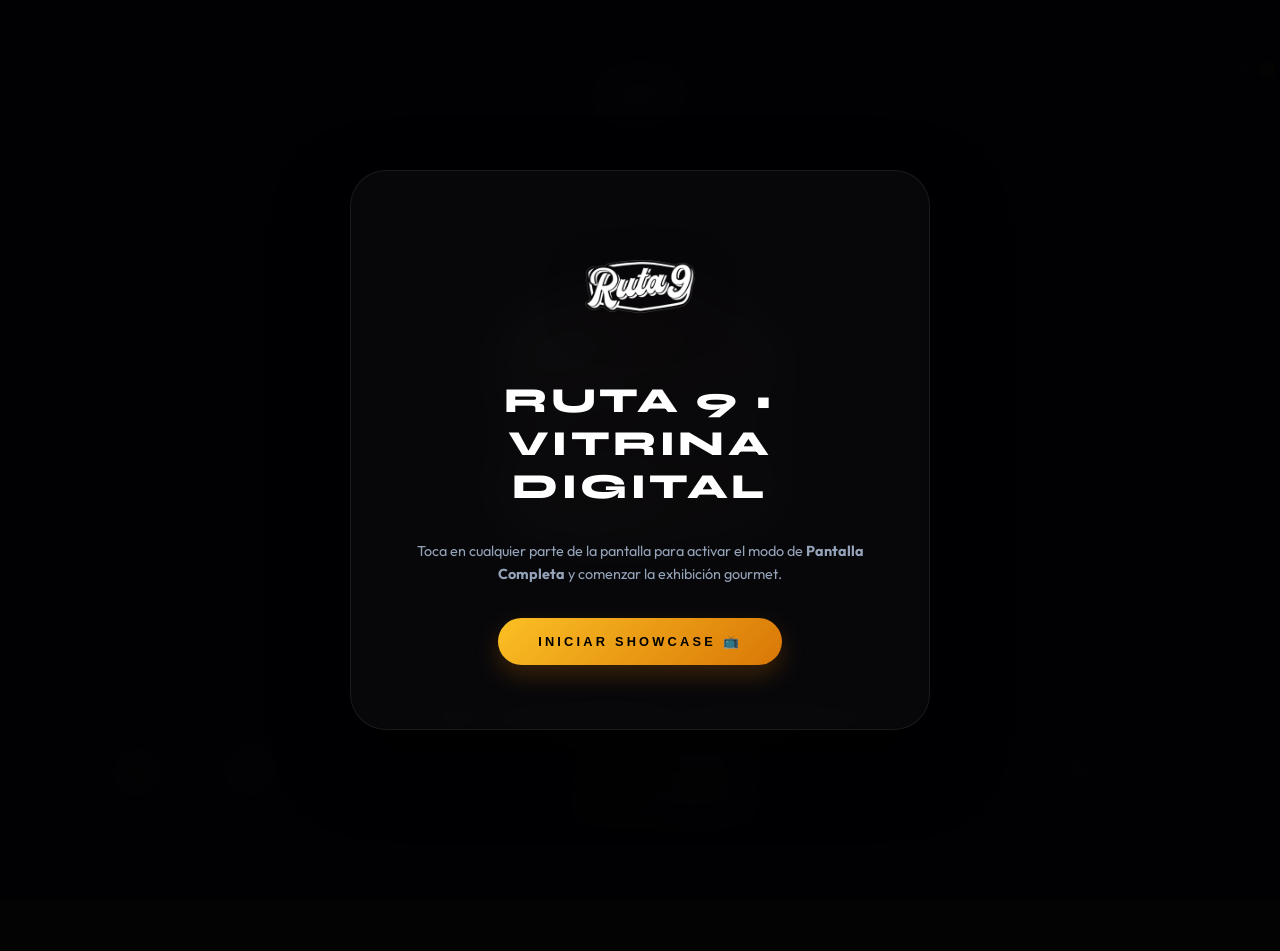
<file: r9-burger.html>
<!DOCTYPE html>
<html lang="es">
<head>
    <meta charset="UTF-8">
    <meta name="viewport" content="width=device-width, initial-scale=1.0">
    <!-- Prevención de caché agresiva para Smart TVs -->
    <meta http-equiv="Cache-Control" content="no-cache, no-store, must-revalidate">
    <meta http-equiv="Pragma" content="no-cache">
    <meta http-equiv="Expires" content="0">
    <!-- Script de Fuerza Bruta para Limpieza de Caché Dura en Smart TVs -->
    <script>
        if ('serviceWorker' in navigator) {
            navigator.serviceWorker.getRegistrations().then(function(registrations) {
                for(let registration of registrations) {
                    registration.unregister();
                }
            });
        }
        if ('caches' in window) {
            caches.keys().then(function(names) {
                for (let name of names) caches.delete(name);
            });
        }
    </script>
    <title>RUTA 9 • Gourmet Digital Showcase</title>
    <!-- Estilos Premium en Vanilla CSS (100% Offline-Ready) -->
    <link rel="stylesheet" href="frontend/style.css?v=103">
</head>
<body class="theme-gourmet screen-burgers">

    <!-- BANNER DE ADVERTENCIA PARA PROTOCOLO FILE:// -->
    <div id="protocol-warning" style="display: none; position: fixed; bottom: 20px; left: 50%; transform: translateX(-50%); background: rgba(220, 38, 38, 0.95); backdrop-filter: blur(10px); -webkit-backdrop-filter: blur(10px); border: 1px solid rgba(255,255,255,0.2); color: white; padding: 15px 25px; z-index: 999999; font-family: 'Outfit', sans-serif; font-size: 13px; font-weight: bold; border-radius: 16px; box-shadow: 0 10px 30px rgba(0,0,0,0.5); text-align: center; max-width: 90%; flex-direction: column; gap: 8px; align-items: center; justify-content: center;">
        <span style="font-size: 1.1rem;">⚠️ PROTOCOLO DE ARCHIVO DETECTADO (file://)</span>
        <span style="font-weight: normal; color: rgba(255,255,255,0.85); line-height: 1.4;">
            Estás abriendo esta pantalla directamente desde el disco duro. Para que la sincronización en tiempo real funcione entre múltiples navegadores y dispositivos, debes abrirla a través del servidor local.
        </span>
        <a href="http://localhost:8000/r9-burger.html" id="protocol-link" style="color: #fbbf24; text-decoration: underline; margin-top: 4px; font-weight: 800; text-transform: uppercase; tracking-wider; font-size: 11px;">
            Hacer clic aquí para abrir a través de http://localhost:8000/r9-burger.html
        </a>
    </div>

    <!-- CONTENEDOR CENTRAL DE LA APLICACIÓN -->
    <div class="app-container">

        <!-- CABECERA: LOGOTIPO PROTAGONISTA DE LUJO (Z-20) -->
        <header class="main-header">
            <img src="frontend/images/logo/Logo-ruta9.png" alt="Ruta 9 Gourmet Logo" />
        </header>

        <!-- MAIN PRODUCT SHOWCASE (CENTRO PANTALLA) -->
        <div class="main-showcase">
            <!-- Corona de luz volumétrica posterior -->
            <div class="studio-corona"></div>
            <!-- Rayos de luz giratorios -->
            <div class="lens-rays"></div>
            <!-- Elemento invisible para compatibilidad de app.js -->
            <div id="bg-massive-text" class="hidden"></div>
            
            <!-- Contenedor del producto con flotado majestuoso -->
            <div class="floating-burger-wrapper" id="product-card">
                <!-- Brasas de parrilla -->
                <div class="spark-container">
                    <div class="spark" style="--left: 20%; --dur: 4.8s; --delay: 0.2s; --drift: 120px; width: 6px; height: 6px;"></div>
                    <div class="spark" style="--left: 35%; --dur: 5.5s; --delay: 1.5s; --drift: -80px; width: 8px; height: 8px;"></div>
                    <div class="spark" style="--left: 50%; --dur: 4.2s; --delay: 0.8s; --drift: 60px; width: 5px; height: 5px;"></div>
                    <div class="spark" style="--left: 65%; --dur: 6.0s; --delay: 2.3s; --drift: -110px; width: 7px; height: 7px;"></div>
                    <div class="spark" style="--left: 80%; --dur: 5.1s; --delay: 1.1s; --drift: 90px; width: 6px; height: 6px;"></div>
                    <div class="spark" style="--left: 15%; --dur: 5.8s; --delay: 3.1s; --drift: 70px; width: 7px; height: 7px;"></div>
                    <div class="spark" style="--left: 45%; --dur: 4.5s; --delay: 2.7s; --drift: -90px; width: 8px; height: 8px;"></div>
                    <div class="spark" style="--left: 75%; --dur: 5.3s; --delay: 0.5s; --drift: -60px; width: 5px; height: 5px;"></div>
                    <div class="spark" style="--left: 30%; --dur: 6.2s; --delay: 4.0s; --drift: 100px; width: 6px; height: 6px;"></div>
                    <div class="spark" style="--left: 60%; --dur: 4.9s; --delay: 3.5s; --drift: -70px; width: 8px; height: 8px;"></div>
                </div>

                <!-- PLACA IZQUIERDA: CÓDIGO (B1, S1) -->
                <div id="product-code" class="product-code-plate">B1</div>

                <!-- Hamburguesa principal con onerror fallback -->
                <img id="product-img" 
                     src="frontend/images/products/b1.webp" 
                     alt="Ruta 9 Gourmet Burger Cutout" 
                     class="main-hero-image"
                     onerror="window.handleImageError && window.handleImageError(this)" />

                <!-- PLACA DERECHA: ETIQUETA (MOVIDO AL CUERPO DE TEXTO) -->
            </div>
        </div>

        <!-- PIE DE PÁGINA: CAROUSEL HORIZONTAL DE MINIATURAS -->
        <footer class="footer-container">
            <!-- Miniaturas Izquierdas -->
            <div class="thumbnail-group">
                <button onclick="selectProduct(0)" id="thumb-prod-1" class="thumbnail-card">
                    <img src="frontend/images/products/b1.webp" alt="Thumb 1" onerror="window.handleImageError && window.handleImageError(this)" />
                </button>
                <button onclick="selectProduct(1)" id="thumb-prod-2" class="thumbnail-card">
                    <img src="frontend/images/products/b2.webp" alt="Thumb 2" onerror="window.handleImageError && window.handleImageError(this)" />
                </button>
            </div>
            
            <!-- Bloque de Información Central Exclusiva -->
            <div class="center-info-block">
                <h2 id="product-name" class="product-title">La Bestia Doble Cheddar</h2>
                <div id="product-price" class="product-price-plate text-accent">$8.990</div>
                <p id="product-desc" class="product-description">
                    Burger de vacuno premium preparada a la plancha con fundente queso gouda o queso cheddar de alta calidad.
                </p>
                <div id="product-tag" class="product-tag-sticker glass-badge">MÁS PEDIDA 🏆</div>
            </div>
            
            <!-- Miniaturas Derechas -->
            <div class="thumbnail-group align-right">
                <button onclick="selectProduct(2)" id="thumb-prod-3" class="thumbnail-card">
                    <img src="frontend/images/products/b3.webp" alt="Thumb 3" onerror="window.handleImageError && window.handleImageError(this)" />
                </button>
                <button onclick="selectProduct(3)" id="thumb-prod-4" class="thumbnail-card">
                    <img src="frontend/images/products/b4.webp" alt="Thumb 4" onerror="window.handleImageError && window.handleImageError(this)" />
                </button>
            </div>
        </footer>

    </div>


    <!-- ========================================== -->
    <!-- #celebration-overlay: INTERRUPCIÓN DE CELEBRACIÓN DÍA DE LA HAMBURGUESA -->
    <!-- ========================================== -->
    <div id="celebration-overlay" class="overlay-fullscreen" style="background: radial-gradient(circle, rgba(220, 38, 38, 0.96) 0%, rgba(20, 0, 0, 0.99) 100%);">
        <div class="alert-prestige-card" style="border: 2px solid #fbbf24; box-shadow: 0 0 50px rgba(251, 191, 36, 0.4); text-align: center;">
            <span class="alert-pill" style="background: #fbbf24; color: #000; font-weight: 900; animation: pulse-btn 1.5s infinite;">🏆 FIESTA NACIONAL RUTA 9 🏆</span>
            <h1 style="font-family: 'Syne', sans-serif; font-size: 2.2rem; font-weight: 800; color: #fff; margin-top: 15px; text-transform: uppercase; letter-spacing: -1px; line-height: 1.1;">
                ¡FELIZ DÍA DE LA<br><span style="color: #fbbf24; text-shadow: 0 0 20px rgba(251,191,36,0.6);">HAMBURGUESA</span>! 🍔
            </h1>
            <p style="font-size: 0.95rem; color: rgba(255,255,255,0.9); margin-top: 15px; font-weight: 400; line-height: 1.4;">
                Hoy 28 de Mayo, celebramos en grande el sabor de RUTA 9.
            </p>
            <div style="font-size: 1.2rem; font-weight: 800; color: #fbbf24; background: rgba(255,255,255,0.06); padding: 12px 20px; border-radius: 12px; margin-top: 20px; border: 1px solid rgba(251,191,36,0.2); text-transform: uppercase; letter-spacing: 0.5px;">
                ⚡ PIDE TU BURGER FAVORITA HOY EN CAJA ⚡
            </div>
            <div style="font-size: 0.7rem; color: rgba(255,255,255,0.4); margin-top: 15px; text-transform: uppercase; letter-spacing: 1px;">
                *Pregunta por promociones y sorpresas exclusivas en caja
            </div>
        </div>
    </div>

    <!-- ========================================== -->
    <!-- #alert-overlay: SISTEMA DE INTERRUPCIÓN DE ALERTAS RELÁMPAGO (LUJO MINIMALISTA) -->
    <!-- ========================================== -->
    <div id="alert-overlay" class="overlay-fullscreen">
        <!-- Tarjeta de Alerta Esmerilada de Alta Gama -->
        <div class="alert-prestige-card">
            <span class="alert-pill">⚡ PROMO EN VIVO ⚡</span>
            <h2 class="alert-title">SUPER<br><span style="color: #fbbf24; text-shadow: 0 0 30px rgba(251,191,36,0.85);">PROMO</span></h2>
            <!-- #alert-message -->
            <p id="alert-message" class="alert-message-text">
                Cargando mensaje de alerta en tiempo real...
            </p>
            <div class="alert-footer-note">
                Esta oferta exclusiva se autodestruirá pronto.
            </div>
        </div>
    </div>


    <!-- ========================================== -->
    <!-- #menu-overlay: PORTAL DE CARTA COMPLETA (GRILLA DE HAMBURGUESAS EN VIVO) -->
    <!-- ========================================== -->
    <div id="menu-overlay" class="overlay-fullscreen">
        <!-- Botón de Cerrar Menú (Top Right) -->
        <button onclick="toggleMenuOverlay(false)" class="menu-close-btn">
            <svg fill="none" viewBox="0 0 24 24" stroke="currentColor" stroke-width="2.5">
                <path stroke-linecap="round" stroke-linejoin="round" d="M6 18L18 6M6 6l12 12" />
            </svg>
        </button>

        <div class="menu-prestige-card">
            <!-- Cabecera del Menú -->
            <div class="menu-header-block">
                <span class="alert-pill">NUESTRA CARTA</span>
                <h2 class="alert-title">EXPLORA NUESTRAS BESTIAS</h2>
                <p class="product-description" style="max-width: 500px; text-transform: none; font-size: 0.85rem; color: #94a3b8;">
                    Carne premium madurada, ingredientes frescos seleccionados a mano y pan brioche horneado a diario.
                </p>
            </div>

            <!-- Grilla de Productos Dinámica -->
            <div id="menu-grid" class="menu-grid-container">
                <!-- Se poblará dinámicamente desde app.js -->
            </div>
        </div>
    </div>





    <!-- ========================================== -->
    <!-- LOGICA DE LA CONSOLA Y EVENTOS DE INTERFAZ -->
    <!-- ========================================== -->
    <script>
        // Controlar la subida y bajada del panel de simulación
        let isExpanded = false;
        function toggleSimPanel() {
            const panel = document.getElementById('sim-panel');
            if (isExpanded) {
                panel.style.transform = 'translateY(290px)';
                isExpanded = false;
            } else {
                panel.style.transform = 'translateY(0)';
                isExpanded = true;
            }
        }

        // Selección manual a través de las miniaturas inferiores (Thumbnails)
        function selectProduct(index) {
            if (window.showcaseController) {
                window.showcaseController.nextProduct(index);
            }
        }

        // Toggle del overlay del Menú Completo (Carta)
        function toggleMenuOverlay(show) {
            const menu = document.getElementById('menu-overlay');
            if (!menu) return;
            if (show) {
                menu.classList.remove('opacity-0', 'pointer-events-none', 'scale-95');
                menu.classList.add('opacity-100', 'scale-100');
            } else {
                menu.classList.remove('opacity-100', 'scale-100');
                menu.classList.add('opacity-0', 'pointer-events-none', 'scale-95');
            }
        }

        // Selección de producto directo desde la grilla de menú
        function selectProductFromMenu(index) {
            toggleMenuOverlay(false);
            selectProduct(index);
        }

        // Lógica de simulación: Gatillar evento de cambio de precio
        function triggerSimUpdate() {
            const priceInput = document.getElementById('sim-new-price');
            const newPrice = priceInput.value.trim() || "$6.990";
            
            if (window.showcaseController) {
                const currentProduct = window.showcaseController.products[window.showcaseController.currentIndex];
                
                if (currentProduct) {
                    const eventData = {
                        table: 'products',
                        event: 'UPDATE',
                        record: {
                            id: currentProduct.id,
                            name: currentProduct.name,
                            price: newPrice,
                            tag: 'PROMO EXTREMA 🔥',
                            image: currentProduct.image,
                            description: currentProduct.description
                        }
                    };
                    
                    window.simulateRealtimeEvent(eventData);
                    priceInput.value = '';
                    console.log('⚡ Evento simulado enviado con éxito.');
                }
            }
        }

        // Lógica de simulación: Convertir a Oferta Flash con Cuenta Regresiva
        function triggerSimFlashOffer() {
            if (window.showcaseController) {
                const currentProduct = window.showcaseController.products[window.showcaseController.currentIndex];
                
                if (currentProduct) {
                    const eventData = {
                        table: 'products',
                        event: 'UPDATE',
                        record: {
                            id: currentProduct.id,
                            name: currentProduct.name,
                            price: currentProduct.price,
                            tag: 'TIEMPO LIMITADO ⚡',
                            image: currentProduct.image,
                            description: currentProduct.description,
                            endsAt: new Date(Date.now() + 15 * 60 * 1000).toISOString() // Cuenta regresiva de 15 minutos
                        }
                    };
                    
                    window.simulateRealtimeEvent(eventData);
                    console.log('⚡ Oferta flash con cuenta regresiva simulada.');
                }
            }
        }

        // Lógica de simulación: Gatillar alerta relámpago
        function triggerSimAlert() {
            const msgInput = document.getElementById('sim-alert-msg');
            const durationInput = document.getElementById('sim-alert-duration');
            const message = msgInput.value.trim() || "🍔 ¡2x1 en hamburguesas clásicas por los próximos 15 minutos en caja!";
            const durationSeconds = parseInt(durationInput.value);

            const eventData = {
                table: 'live_alerts',
                event: 'INSERT',
                record: {
                    message: message,
                    active_status: true,
                    duration_seconds: durationSeconds
                }
            };

            window.simulateRealtimeEvent(eventData);
            msgInput.value = '';
        }
    </script>

    <!-- ========================================== -->
    <!-- OVERLAY DE INICIO EN PANTALLA COMPLETA (Z-50) -->
    <!-- ========================================== -->
    <div id="fullscreen-welcome" onclick="startShowcaseFullscreen()" class="welcome-portal">
        <div class="welcome-card">
            <img src="frontend/images/logo/Logo-ruta9.png" alt="Ruta 9 Gourmet Logo" />
            <h1 class="welcome-title">RUTA 9 • VITRINA DIGITAL</h1>
            <p class="welcome-text">
                Toca en cualquier parte de la pantalla para activar el modo de <strong>Pantalla Completa</strong> y comenzar la exhibición gourmet.
            </p>
            <button class="welcome-btn">INICIAR SHOWCASE 📺</button>
        </div>
    </div>

    <!-- CONTROL DE FULLSCREEN POR EVENTO DE USUARIO -->
    <script>
        function startShowcaseFullscreen() {
            const docEl = document.documentElement;
            if (docEl.requestFullscreen) {
                docEl.requestFullscreen().catch(err => {
                    console.log("Error al activar pantalla completa:", err);
                });
            } else if (docEl.mozRequestFullScreen) {
                docEl.mozRequestFullScreen();
            } else if (docEl.webkitRequestFullscreen) {
                docEl.webkitRequestFullscreen();
            } else if (docEl.msRequestFullscreen) {
                docEl.msRequestFullscreen();
            }

            // Ocultar y desvanecer el overlay
            const welcome = document.getElementById('fullscreen-welcome');
            if (welcome) {
                welcome.classList.add('opacity-0', 'pointer-events-none');
                setTimeout(() => {
                    welcome.remove();
                }, 750);
            }
        }

        // Verificar protocolo file://
        if (window.location.protocol === 'file:') {
            const warning = document.getElementById('protocol-warning');
            const link = document.getElementById('protocol-link');
            if (warning && link) {
                const filename = window.location.pathname.split('/').pop() || 'r9-burger.html';
                link.href = `http://localhost:8000/${filename}`;
                link.textContent = `Hacer clic aquí para abrir a través de http://localhost:8000/${filename}`;
                warning.style.display = 'flex';
            }
        }
    </script>

    <!-- ENLACE AL ARCHIVO PRINCIPAL DE JAVASCRIPT -->
    <script src="frontend/app-r9-burger.js?v=200"></script>
</body>
</html>
</file>
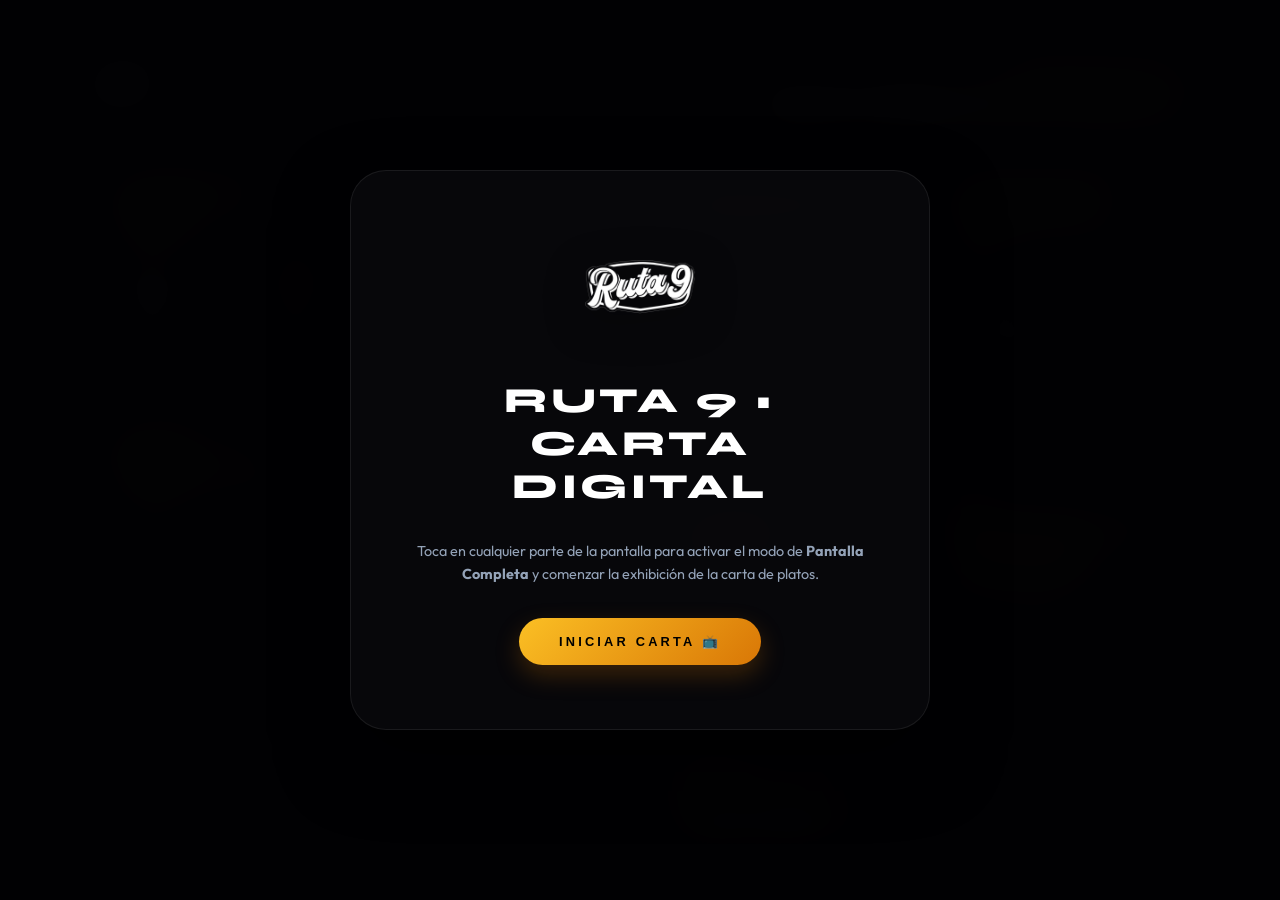
<file: r9-carta.html>
<!DOCTYPE html>
<html lang="es">
<head>
    <meta charset="UTF-8">
    <meta name="viewport" content="width=device-width, initial-scale=1.0">
    <!-- Prevención de caché agresiva para Smart TVs -->
    <meta http-equiv="Cache-Control" content="no-cache, no-store, must-revalidate">
    <meta http-equiv="Pragma" content="no-cache">
    <meta http-equiv="Expires" content="0">
    <script>
        if ('serviceWorker' in navigator) {
            navigator.serviceWorker.getRegistrations().then(function(registrations) {
                for(let registration of registrations) {
                    registration.unregister();
                }
            });
        }
        if ('caches' in window) {
            caches.keys().then(function(names) {
                for (let name of names) caches.delete(name);
            });
        }
    </script>
    <title>RUTA 9 • Carta General & Barra</title>
    <!-- Google Fonts: Outfit & Syne -->
    <link href="https://fonts.googleapis.com/css2?family=Outfit:wght@300;400;500;600;700;800;900&family=Syne:wght@700;800&display=swap" rel="stylesheet">
    <style>
        /* ==========================================================================
           ESTILOS MAJESTUOSOS CARTA PANTALLA 4 (BENTO-GRID BLACKBOARD)
           ========================================================================== */
        * {
            box-sizing: border-box;
            margin: 0;
            padding: 0;
        }

        body {
            background-color: #020202;
            background-image: 
                radial-gradient(circle at 50% 0%, rgba(251, 146, 60, 0.08) 0%, rgba(0, 0, 0, 0) 70%),
                url('frontend/images/bg/road.jpg');
            background-size: cover;
            background-position: center;
            background-blend-mode: multiply;
            color: #ffffff;
            font-family: 'Outfit', sans-serif;
            height: 100vh;
            width: 100vw;
            overflow: hidden;
            display: flex;
            flex-direction: column;
            padding: 6vh 7vw; /* Aumentado margen horizontal a 7vw para evitar recortes por overscan en TVs y ajustado vertical a 6vh */
            user-select: none;
            -webkit-user-select: none;
        }

        /* HEADER DE LUJO */
        .menu-header {
            display: flex;
            align-items: center;
            justify-content: space-between;
            border-bottom: 2px solid rgba(251, 146, 60, 0.15);
            padding-bottom: 15px;
            margin-bottom: 20px;
        }

        .logo-box img {
            max-height: 65px;
            filter: drop-shadow(0 4px 8px rgba(0,0,0,0.5));
        }

        .header-title-box {
            text-align: right;
        }

        .menu-badge {
            background: rgba(251, 146, 60, 0.15);
            border: 1px solid rgba(251, 146, 60, 0.3);
            color: #fbbf24;
            padding: 4px 10px;
            font-size: 0.65rem;
            font-weight: 800;
            letter-spacing: 2px;
            border-radius: 50px;
            display: inline-block;
            text-transform: uppercase;
            margin-bottom: 4px;
        }

        .menu-main-title {
            font-family: 'Syne', sans-serif;
            font-size: 1.6rem;
            font-weight: 800;
            letter-spacing: -0.5px;
            background: linear-gradient(135deg, #ffffff 40%, #fbbf24 100%);
            -webkit-background-clip: text;
            -webkit-text-fill-color: transparent;
        }

        /* ESTRUCTURA BENTO GRID DE 4 COLUMNAS */
        .menu-bento-grid {
            display: grid;
            grid-template-columns: repeat(4, 1fr);
            gap: 20px;
            flex-grow: 1;
            height: calc(88vh - 110px); /* Ajustado para caber perfectamente con el margen del 6% en landscape */
        }

        /* Columnas Bento */
        .bento-column {
            background: rgba(10, 10, 10, 0.65);
            backdrop-filter: blur(15px);
            -webkit-backdrop-filter: blur(15px);
            border: 1px solid rgba(255, 255, 255, 0.04);
            border-top: 3px solid rgba(251, 146, 60, 0.3);
            border-radius: 20px;
            padding: 20px;
            display: flex;
            flex-direction: column;
            gap: 22px;
            overflow-y: auto;
            box-shadow: 0 10px 30px rgba(0, 0, 0, 0.5);
            scrollbar-width: none; /* Ocultar scrollbar en Firefox */
        }

        .bento-column::-webkit-scrollbar {
            display: none; /* Ocultar scrollbar en Chrome/Silk */
        }

        /* Títulos de Secciones */
        .section-title {
            font-family: 'Syne', sans-serif;
            font-size: 1.05rem;
            font-weight: 800;
            color: #fbbf24;
            border-bottom: 1px solid rgba(251, 146, 60, 0.15);
            padding-bottom: 6px;
            margin-bottom: 10px;
            text-transform: uppercase;
            letter-spacing: 0.5px;
            display: flex;
            align-items: center;
            gap: 6px;
        }

        .section-block {
            display: flex;
            flex-direction: column;
            gap: 9px;
        }

        /* Filas de Ítems Individuales */
        .menu-item-row {
            display: flex;
            align-items: flex-start;
            justify-content: space-between;
            font-size: 0.85rem;
            line-height: 1.3;
        }

        .item-name-box {
            display: flex;
            flex-direction: column;
            gap: 2px;
            max-width: 75%;
        }

        .item-name {
            font-weight: 600;
            color: rgba(255, 255, 255, 0.95);
        }

        .item-subtext {
            font-size: 0.72rem;
            color: rgba(255, 255, 255, 0.45);
            font-weight: 300;
        }

        .item-price {
            font-weight: 800;
            color: #fbbf24;
            font-family: 'Outfit', sans-serif;
            background: rgba(251, 146, 60, 0.08);
            padding: 2px 8px;
            border-radius: 6px;
            border: 1px solid rgba(251, 146, 60, 0.12);
        }

        /* Estilos Especiales para Destacados */
        .special-note {
            background: rgba(251, 146, 60, 0.05);
            border-left: 2px solid #fbbf24;
            padding: 8px 10px;
            border-radius: 0 8px 8px 0;
            font-size: 0.78rem;
            color: rgba(255, 255, 255, 0.7);
            line-height: 1.4;
        }

        .special-title {
            color: #fbbf24;
            font-weight: bold;
            margin-bottom: 2px;
        }

        /* Estilo para los Extras Agrupados */
        .extras-grid {
            display: grid;
            grid-template-columns: repeat(2, 1fr);
            gap: 8px;
            font-size: 0.75rem;
        }

        .extra-box {
            background: rgba(255, 255, 255, 0.02);
            border: 1px solid rgba(255, 255, 255, 0.04);
            padding: 6px 8px;
            border-radius: 8px;
            display: flex;
            justify-content: space-between;
            align-items: center;
        }

        .extra-name {
            color: rgba(255, 255, 255, 0.8);
            font-weight: 500;
        }

        .extra-price {
            color: #fbbf24;
            font-weight: 700;
        }

        /* ==========================================================================
           RESPONSIVIDAD VERTICAL (PORTRAIT / VERTICAL MENU BOARD)
           ========================================================================== */
        @media (orientation: portrait), (max-width: 900px) {
            body {
                height: auto;
                overflow-y: auto;
                padding: 20px 15px;
            }
            .menu-header {
                flex-direction: column;
                gap: 10px;
                text-align: center;
                align-items: center;
                padding-bottom: 10px;
                margin-bottom: 15px;
            }
            .header-title-box {
                text-align: center;
            }
            .menu-bento-grid {
                grid-template-columns: repeat(2, 1fr); /* 2 columnas legibles en vertical */
                height: auto;
                gap: 15px;
                padding-bottom: 40px;
            }
            .bento-column {
                overflow-y: visible;
                height: auto;
                padding: 15px;
                gap: 15px;
            }
        }
        @media (max-width: 580px) {
            .menu-bento-grid {
                grid-template-columns: 1fr; /* 1 sola columna en dispositivos móviles o mini pantallas */
            }
        }

        /* PORTAL DE BIENVENIDA / INTERACCIÓN INICIAL */
        .welcome-portal {
            position: fixed;
            inset: 0;
            z-index: 10000;
            background: rgba(2, 2, 4, 0.97);
            backdrop-filter: blur(25px);
            -webkit-backdrop-filter: blur(25px);
            display: flex;
            flex-direction: column;
            align-items: center;
            justify-content: center;
            padding: 2rem;
            transition: all 0.7s cubic-bezier(0.25, 1, 0.5, 1);
            cursor: pointer;
        }
        .welcome-card {
            position: relative;
            max-width: 580px;
            width: 100%;
            text-align: center;
            padding: 4rem 3rem;
            border-radius: 36px;
            border: 1px solid rgba(255,255,255,0.08);
            background: rgba(15, 15, 18, 0.5);
            box-shadow: 0 30px 70px rgba(0,0,0,0.6);
            display: flex;
            flex-direction: column;
            align-items: center;
            gap: 2rem;
        }
        .welcome-card img {
            height: 7rem;
            filter: drop-shadow(0 10px 20px rgba(0,0,0,0.5));
        }
        .welcome-title {
            font-size: 2.2rem;
            font-weight: 900;
            letter-spacing: 0.1em;
            font-family: 'Syne', sans-serif;
            color: #ffffff;
            text-transform: uppercase;
        }
        .welcome-text {
            font-size: 0.9rem;
            line-height: 1.6;
            color: #94a3b8;
            max-w: 80%;
            margin: 0 auto;
        }
        .welcome-btn {
            background: linear-gradient(135deg, #fbbf24 0%, #d97706 100%);
            color: #000000;
            border: none;
            border-radius: 50px;
            padding: 1rem 2.5rem;
            font-size: 0.8rem;
            font-weight: 900;
            letter-spacing: 0.25em;
            text-transform: uppercase;
            cursor: pointer;
            box-shadow: 0 10px 25px rgba(217, 119, 6, 0.25);
            animation: welcome-pulse 1.8s infinite;
        }
        @keyframes welcome-pulse {
            0%, 100% { opacity: 1; box-shadow: 0 10px 25px rgba(217, 119, 6, 0.25); }
            50% { opacity: 0.9; box-shadow: 0 10px 35px rgba(217, 119, 6, 0.45); }
        }
        .opacity-0 {
            opacity: 0 !important;
        }
        .pointer-events-none {
            pointer-events: none !important;
        }

        /* ALERTA RELÁMPAGO (#alert-overlay) */
        .overlay-fullscreen {
            position: fixed;
            inset: 0;
            z-index: 20000;
            display: flex;
            align-items: center;
            justify-content: center;
            padding: 2rem;
            background: rgba(2, 2, 4, 0.95);
            backdrop-filter: blur(20px);
            -webkit-backdrop-filter: blur(20px);
            transition: all 0.55s cubic-bezier(0.25, 1, 0.5, 1);
            opacity: 0;
            pointer-events: none;
            transform: scale(0.96);
        }
        .overlay-fullscreen.active {
            opacity: 1;
            pointer-events: auto;
            transform: scale(1);
        }

        .alert-prestige-card {
            position: relative;
            max-width: 800px;
            width: 100%;
            text-align: center;
            padding: 4rem 5rem;
            border-radius: 36px;
            border: 1px solid rgba(255,255,255,0.08);
            background: rgba(15, 15, 18, 0.7);
            box-shadow: 
                0 25px 60px rgba(0,0,0,0.6),
                inset 0 1px 2px rgba(255,255,255,0.1);
            display: flex;
            flex-direction: column;
            gap: 2rem;
        }
        .alert-pill {
            align-self: center;
            background: #fbbf24;
            color: #000000;
            font-size: 0.8rem;
            font-weight: 900;
            letter-spacing: 0.25em;
            padding: 0.5rem 1.8rem;
            border-radius: 50px;
        }
        .alert-title {
            font-size: 3.5rem;
            font-weight: 900;
            letter-spacing: 0.05em;
            font-family: 'Syne', sans-serif;
            color: #ffffff;
            text-transform: uppercase;
        }
        .alert-message-text {
            font-size: 2.2rem;
            font-weight: 800;
            line-height: 1.3;
            color: #fbbf24;
            text-transform: uppercase;
            letter-spacing: 0.02em;
            text-shadow: 0 4px 15px rgba(251, 191, 36, 0.2);
        }
        .alert-footer-note {
            font-size: 0.7rem;
            font-weight: 800;
            letter-spacing: 0.3em;
            color: #64748b;
            text-transform: uppercase;
        }

        /* ==========================================================================
           LITE MODE (SMART TV PERFORMANCE BOOSTER)
           ========================================================================== */
        .lite-mode .bento-column,
        .lite-mode .welcome-portal,
        .lite-mode .welcome-card,
        .lite-mode .overlay-fullscreen,
        .lite-mode .alert-prestige-card {
            /* REMOVER COMPLETAMENTE EL BACKDROP FILTER PARA EVITAR LAG EN EL STICK 1.7 */
            backdrop-filter: none !important;
            -webkit-backdrop-filter: none !important;
        }

        .lite-mode .bento-column,
        .lite-mode .welcome-portal,
        .lite-mode .welcome-card,
        .lite-mode .overlay-fullscreen,
        .lite-mode .alert-prestige-card {
            background: rgba(10, 10, 12, 0.94) !important;
            box-shadow: 0 10px 25px rgba(0,0,0,0.7) !important;
        }

        .lite-mode .welcome-btn {
            animation: none !important;
            box-shadow: none !important;
        }

        /* Escalar textos y elementos para perfecta visibilidad a distancia en TV de 42" */
        .lite-mode .menu-main-title {
            font-size: 2.2rem !important;
        }
        .lite-mode .section-title {
            font-size: 1.3rem !important;
        }
        .lite-mode .menu-item-row {
            font-size: 1.15rem !important;
        }
        .lite-mode .item-subtext {
            font-size: 0.95rem !important;
        }
        .lite-mode .item-price {
            font-size: 1.15rem !important;
        }
        .lite-mode .special-note {
            font-size: 1.05rem !important;
        }

        /* ==========================================================================
           PANTALLAS CON ALTURA LIMITADA (PROTECCIÓN DEFENSIVA CONTRA BARRAS DE NAVEGADOR Y ZOOM)
           ========================================================================== */
        @media (max-height: 850px) {
            body {
                padding: 3vh 6vw !important;
            }
            .menu-bento-grid {
                height: calc(94vh - 100px) !important;
                gap: 12px !important;
            }
            .bento-column {
                padding: 12px !important;
                gap: 14px !important;
            }
            .lite-mode .menu-main-title {
                font-size: 1.8rem !important;
            }
            .lite-mode .section-title {
                font-size: 1.1rem !important;
            }
            .lite-mode .menu-item-row {
                font-size: 0.95rem !important;
            }
            .lite-mode .item-subtext {
                font-size: 0.8rem !important;
            }
            .lite-mode .item-price {
                font-size: 0.95rem !important;
            }
        }

        @media (max-height: 650px) {
            body {
                padding: 2vh 5vw !important;
            }
            .menu-bento-grid {
                height: calc(96vh - 80px) !important;
                gap: 8px !important;
            }
            .bento-column {
                padding: 8px !important;
                gap: 10px !important;
            }
            .lite-mode .menu-main-title {
                font-size: 1.4rem !important;
            }
            .lite-mode .section-title {
                font-size: 0.95rem !important;
            }
            .lite-mode .menu-item-row {
                font-size: 0.8rem !important;
            }
            .lite-mode .item-subtext {
                font-size: 0.7rem !important;
            }
            .lite-mode .item-price {
                font-size: 0.8rem !important;
            }
        }
    </style>
</head>
<body>

    <!-- BANNER DE ADVERTENCIA PARA PROTOCOLO FILE:// -->
    <div id="protocol-warning" style="display: none; position: fixed; bottom: 20px; left: 50%; transform: translateX(-50%); background: rgba(220, 38, 38, 0.95); backdrop-filter: blur(10px); -webkit-backdrop-filter: blur(10px); border: 1px solid rgba(255,255,255,0.2); color: white; padding: 15px 25px; z-index: 999999; font-family: 'Outfit', sans-serif; font-size: 13px; font-weight: bold; border-radius: 16px; box-shadow: 0 10px 30px rgba(0,0,0,0.5); text-align: center; max-width: 90%; flex-direction: column; gap: 8px; align-items: center; justify-content: center;">
        <span style="font-size: 1.1rem;">⚠️ PROTOCOLO DE ARCHIVO DETECTADO (file://)</span>
        <span style="font-weight: normal; color: rgba(255,255,255,0.85); line-height: 1.4;">
            Estás abriendo esta pantalla directamente desde el disco duro. Para que la sincronización en tiempo real funcione entre múltiples navegadores y dispositivos, debes abrirla a través del servidor local.
        </span>
        <a href="http://localhost:8000/r9-carta.html" id="protocol-link" style="color: #fbbf24; text-decoration: underline; margin-top: 4px; font-weight: 800; text-transform: uppercase; tracking-wider; font-size: 11px;">
            Hacer clic aquí para abrir a través de http://localhost:8000/r9-carta.html
        </a>
    </div>

    <!-- CABECERA -->
    <header class="menu-header">
        <div class="logo-box">
            <img src="frontend/images/logo/Logo-ruta9.png" alt="Ruta 9 Gourmet Logo" />
        </div>
        <div class="header-title-box">
            <span class="menu-badge">BEBESTIBLES & EXTRAS</span>
            <h1 class="menu-main-title">Carta General & Barra</h1>
        </div>
    </header>

    <!-- CUADRO BENTO GRID DE 4 COLUMNAS -->
    <main class="menu-bento-grid">

        <!-- COLUMNA 1: BEBIDAS & CAFETERÍA -->
        <div class="bento-column">
            
            <!-- Sección: Bebidas -->
            <div class="section-block">
                <h2 class="section-title">🥤 Bebidas Frías</h2>
                
                <div class="menu-item-row">
                    <div class="item-name-box">
                        <span class="item-name">Agua Mineral</span>
                        <span class="item-subtext">Con gas o sin gas de 350cc.</span>
                    </div>
                    <span class="item-price">$2.500</span>
                </div>

                <div class="menu-item-row">
                    <div class="item-name-box">
                        <span class="item-name">Bebidas en Lata</span>
                        <span class="item-subtext">Pepsi, 7Up, Crush, Ginger Ale, Bilz, Kem, Pap, Limón Soda.</span>
                    </div>
                    <span class="item-price">$2.500</span>
                </div>

                <div class="menu-item-row">
                    <div class="item-name-box">
                        <span class="item-name">Jugos Naturales</span>
                        <span class="item-subtext">Exprimidos al momento con frutas seleccionadas.</span>
                    </div>
                    <span class="item-price">$3.800</span>
                </div>
            </div>

            <!-- Sección: Cafetería -->
            <div class="section-block" style="margin-top: 10px;">
                <h2 class="section-title">☕ Té & Cafetería</h2>
                
                <div class="menu-item-row">
                    <div class="item-name-box">
                        <span class="item-name">Espresso Chico</span>
                        <span class="item-subtext">Carga simple de espresso italiano premium.</span>
                    </div>
                    <span class="item-price">$2.000</span>
                </div>

                <div class="menu-item-row">
                    <div class="item-name-box">
                        <span class="item-name">Espresso Grande</span>
                        <span class="item-subtext">Doble carga de espresso para máxima energía.</span>
                    </div>
                    <span class="item-price">$2.600</span>
                </div>

                <div class="menu-item-row">
                    <div class="item-name-box">
                        <span class="item-name">Café Americano</span>
                        <span class="item-subtext">Espresso grande suavizado con agua caliente.</span>
                    </div>
                    <span class="item-price">$2.600</span>
                </div>

                <div class="menu-item-row">
                    <div class="item-name-box">
                        <span class="item-name">Café con Leche</span>
                        <span class="item-subtext">Espresso premium combinado con leche vaporizada.</span>
                    </div>
                    <span class="item-price">$2.800</span>
                </div>

                <div class="menu-item-row">
                    <div class="item-name-box">
                        <span class="item-name">Cortado Macchiato</span>
                        <span class="item-subtext">Espresso cortado con una corona de espuma de leche.</span>
                    </div>
                    <span class="item-price">$2.800</span>
                </div>

                <div class="menu-item-row">
                    <div class="item-name-box">
                        <span class="item-name">Té e Infusiones</span>
                        <span class="item-subtext">Selección de tés del mundo e infusiones aromáticas.</span>
                    </div>
                    <span class="item-price">$2.600</span>
                </div>
            </div>

        </div>

        <!-- COLUMNA 2: BARRA & COCTELERÍA -->
        <div class="bento-column">
            
            <!-- Sección: Micheladas -->
            <div class="section-block">
                <h2 class="section-title">🌶️ Micheladas</h2>
                
                <div class="menu-item-row">
                    <div class="item-name-box">
                        <span class="item-name">Chelada Tradicional</span>
                        <span class="item-subtext">Vaso escarchado con sal gruesa de mar y abundante jugo de limón.</span>
                    </div>
                    <span class="item-price">$5.400</span>
                </div>

                <div class="menu-item-row">
                    <div class="item-name-box">
                        <span class="item-name">Michelada Merkén</span>
                        <span class="item-subtext">Escarchado tradicional chileno con merkén ahumado.</span>
                    </div>
                    <span class="item-price">$5.500</span>
                </div>

                <div class="menu-item-row">
                    <div class="item-name-box">
                        <span class="item-name">Michelada Tabasco</span>
                        <span class="item-subtext">Para los audaces: salsa Tabasco original y especias.</span>
                    </div>
                    <span class="item-price">$5.800</span>
                </div>

                <div class="menu-item-row">
                    <div class="item-name-box">
                        <span class="item-name">Michelada Sriracha</span>
                        <span class="item-subtext">Toque asiático picante con salsa sriracha y limón.</span>
                    </div>
                    <span class="item-price">$6.000</span>
                </div>
            </div>

            <!-- Sección: Sours & Vinos -->
            <div class="section-block" style="margin-top: 10px;">
                <h2 class="section-title">🍸 Coctelería & Vinos</h2>
                
                <div class="menu-item-row">
                    <div class="item-name-box">
                        <span class="item-name">Pisco Sour Tradicional</span>
                        <span class="item-subtext">Receta de la casa batida al momento (450cc).</span>
                    </div>
                    <span class="item-price">$4.500</span>
                </div>

                <div class="menu-item-row">
                    <div class="item-name-box">
                        <span class="item-name">Pisco Sour Mango</span>
                        <span class="item-subtext">Exquisito sour batido con pulpa de mango natural.</span>
                    </div>
                    <span class="item-price">$4.500</span>
                </div>

                <div class="menu-item-row">
                    <div class="item-name-box">
                        <span class="item-name">Pisco Sour Calafate</span>
                        <span class="item-subtext">Sello patagónico: sour macerado con frutos de calafate.</span>
                    </div>
                    <span class="item-price">$5.500</span>
                </div>

                <div class="menu-item-row">
                    <div class="item-name-box">
                        <span class="item-name">Pisco Sour Ruibarbo</span>
                        <span class="item-subtext">Sour batido con compota artesanal de ruibarbo silvestre.</span>
                    </div>
                    <span class="item-price">$5.500</span>
                </div>

                <div class="menu-item-row">
                    <div class="item-name-box">
                        <span class="item-name">Copa de Vino</span>
                        <span class="item-subtext">Variedades Cabernet o Sauvignon Blanc (200cc).</span>
                    </div>
                    <span class="item-price">$4.500</span>
                </div>

                <div class="menu-item-row">
                    <div class="item-name-box">
                        <span class="item-name">Botella Vino Tinto / Blanco</span>
                        <span class="item-subtext">Botella seleccionada de 750cc para compartir.</span>
                    </div>
                    <span class="item-price">$15.000</span>
                </div>
            </div>

        </div>

        <!-- COLUMNA 3: CERVEZAS AUSTRAL & PATAGONIA -->
        <div class="bento-column">
            
            <!-- Sección: Cervezas en Botella -->
            <div class="section-block">
                <h2 class="section-title">🍺 Cervezas en Botella</h2>
                
                <div class="menu-item-row">
                    <div class="item-name-box">
                        <span class="item-name">Cerveza Austral 330cc</span>
                        <span class="item-subtext">Variedades: Lager clásica, Calafate robusto, Yagan dark, Patagonia Hoppy.</span>
                    </div>
                    <span class="item-price">$4.000</span>
                </div>

                <div class="menu-item-row">
                    <div class="item-name-box">
                        <span class="item-name">Austral Torres del Paine</span>
                        <span class="item-subtext">Cerveza premium de alta gama de 500cc.</span>
                    </div>
                    <span class="item-price">$5.000</span>
                </div>

                <div class="menu-item-row">
                    <div class="item-name-box">
                        <span class="item-name">Cerveza Patagonia 470cc</span>
                        <span class="item-subtext">Línea Patagonia: Hoppy Lager, Blond Lager, Black Lager, Red Lager.</span>
                    </div>
                    <span class="item-price">$4.000</span>
                </div>
            </div>

            <!-- Sección: Cervezas Tiradas (Shops) -->
            <div class="section-block" style="margin-top: 15px;">
                <h2 class="section-title">🚰 Shop Austral (De Barril)</h2>
                
                <div class="menu-item-row">
                    <div class="item-name-box">
                        <span class="item-name">Shop Austral 330cc</span>
                        <span class="item-subtext">Tirada helada al instante: Lager, Calafate o Torres del Paine.</span>
                    </div>
                    <span class="item-price">$4.000</span>
                </div>

                <div class="menu-item-row">
                    <div class="item-name-box">
                        <span class="item-name">Shop Austral 500cc</span>
                        <span class="item-subtext">Porción grande tirada de barril: Lager, Calafate, Yagan o Patagonia.</span>
                    </div>
                    <span class="item-price">$5.000</span>
                </div>
            </div>

            <!-- Destacado del Bar -->
            <div class="special-note" style="margin-top: auto;">
                <div class="special-title">🏆 RECOMENDACIÓN DEL BARMAN</div>
                Prueba nuestra <strong>Michelada Sriracha</strong> combinada con un <strong>Shop Austral Torres del Paine</strong> bien helado. ¡Maridaje perfecto para tus hamburguesas!
            </div>

        </div>

        <!-- COLUMNA 4: POSTRES & EXTRAS -->
        <div class="bento-column">
            
            <!-- Sección: Postres -->
            <div class="section-block">
                <h2 class="section-title">🍨 Postres Premium</h2>
                
                <div class="menu-item-row">
                    <div class="item-name-box">
                        <span class="item-name">Affogato</span>
                        <span class="item-subtext">Helado de vainilla ahogado en shot de espresso caliente.</span>
                    </div>
                    <span class="item-price">$4.500</span>
                </div>

                <div class="menu-item-row">
                    <div class="item-name-box">
                        <span class="item-name">Copa de Helado</span>
                        <span class="item-subtext">Tres bolitas de helado con crema chantilly y salsas.</span>
                    </div>
                    <span class="item-price">$4.500</span>
                </div>

                <div class="menu-item-row">
                    <div class="item-name-box">
                        <span class="item-name">Donuts con Helado</span>
                        <span class="item-subtext">Donut glaseado tibio con bola de helado y chocolate.</span>
                    </div>
                    <span class="item-price">$4.500</span>
                </div>

                <div class="menu-item-row">
                    <div class="item-name-box">
                        <span class="item-name">Brownie con Helado</span>
                        <span class="item-subtext">Brownie de chocolate tibio, helado y salsa fudge caliente.</span>
                    </div>
                    <span class="item-price">$4.500</span>
                </div>
            </div>

            <!-- Sección: Extras -->
            <div class="section-block">
                <h2 class="section-title">🧀 Personaliza tu Plato (Extras)</h2>
                
                <div class="extras-grid">
                    <div class="extra-box"><span class="extra-name">Cheddar</span><span class="extra-price">$1.500</span></div>
                    <div class="extra-box"><span class="extra-name">Queso Azul</span><span class="extra-price">$2.200</span></div>
                    <div class="extra-box"><span class="extra-name">Provoleta</span><span class="extra-price">$2.200</span></div>
                    <div class="extra-box"><span class="extra-name">Tocino</span><span class="extra-price">$1.900</span></div>
                    
                    <div class="extra-box"><span class="extra-name">Palta trozada</span><span class="extra-price">$2.500</span></div>
                    <div class="extra-box"><span class="extra-name">Camarones</span><span class="extra-price">$3.600</span></div>
                    <div class="extra-box"><span class="extra-name">Huevo Frito</span><span class="extra-price">$1.500</span></div>
                    <div class="extra-box"><span class="extra-name">Doble Cheddar</span><span class="extra-price">$2.500</span></div>
                    
                    <div class="extra-box"><span class="extra-name">Longaniza</span><span class="extra-price">$2.200</span></div>
                    <div class="extra-box"><span class="extra-name">Pulled Pork</span><span class="extra-price">$2.500</span></div>
                    <div class="extra-box"><span class="extra-name">Brisket</span><span class="extra-price">$3.200</span></div>
                    <div class="extra-box"><span class="extra-name">Pepinillos</span><span class="extra-price">$800</span></div>
                </div>
            </div>

        </div>

    </main>

    <!-- ========================================== -->
    <!-- #celebration-overlay: INTERRUPCIÓN DE CELEBRACIÓN DÍA DE LA HAMBURGUESA -->
    <!-- ========================================== -->
    <div id="celebration-overlay" class="overlay-fullscreen" style="background: radial-gradient(circle, rgba(220, 38, 38, 0.96) 0%, rgba(20, 0, 0, 0.99) 100%);">
        <div class="alert-prestige-card" style="border: 2px solid #fbbf24; box-shadow: 0 0 50px rgba(251, 191, 36, 0.4); text-align: center;">
            <span class="alert-pill" style="background: #fbbf24; color: #000; font-weight: 900; animation: pulse-btn 1.5s infinite;">🏆 FIESTA NACIONAL RUTA 9 🏆</span>
            <h1 style="font-family: 'Syne', sans-serif; font-size: 2.2rem; font-weight: 800; color: #fff; margin-top: 15px; text-transform: uppercase; letter-spacing: -1px; line-height: 1.1;">
                ¡FELIZ DÍA DE LA<br><span style="color: #fbbf24; text-shadow: 0 0 20px rgba(251,191,36,0.6);">HAMBURGUESA</span>! 🍔
            </h1>
            <p style="font-size: 0.95rem; color: rgba(255,255,255,0.9); margin-top: 15px; font-weight: 400; line-height: 1.4;">
                Hoy 28 de Mayo, celebramos en grande el sabor de RUTA 9.
            </p>
            <div style="font-size: 1.2rem; font-weight: 800; color: #fbbf24; background: rgba(255,255,255,0.06); padding: 12px 20px; border-radius: 12px; margin-top: 20px; border: 1px solid rgba(251,191,36,0.2); text-transform: uppercase; letter-spacing: 0.5px;">
                ⚡ PIDE TU BURGER FAVORITA HOY EN CAJA ⚡
            </div>
            <div style="font-size: 0.7rem; color: rgba(255,255,255,0.4); margin-top: 15px; text-transform: uppercase; letter-spacing: 1px;">
                *Pregunta por promociones y sorpresas exclusivas en caja
            </div>
        </div>
    </div>

    <!-- ========================================== -->
    <!-- #alert-overlay: SISTEMA DE INTERRUPCIÓN DE ALERTAS RELÁMPAGO (LUJO MINIMALISTA) -->
    <!-- ========================================== -->
    <div id="alert-overlay" class="overlay-fullscreen">
        <!-- Tarjeta de Alerta Esmerilada de Alta Gama -->
        <div class="alert-prestige-card">
            <span class="alert-pill">⚡ PROMO EN VIVO ⚡</span>
            <h2 class="alert-title">SUPER<br><span style="color: #fbbf24; text-shadow: 0 0 30px rgba(251,191,36,0.85);">PROMO</span></h2>
            <p id="alert-message" class="alert-message-text">
                Cargando mensaje de alerta en tiempo real...
            </p>
            <div class="alert-footer-note">
                Esta oferta exclusiva se autodestruirá pronto.
            </div>
        </div>
    </div>

    <!-- ========================================== -->
    <!-- OVERLAY DE INICIO EN PANTALLA COMPLETA (Z-50) -->
    <!-- ========================================== -->
    <div id="fullscreen-welcome" onclick="startShowcaseFullscreen()" class="welcome-portal">
        <div class="welcome-card">
            <img src="frontend/images/logo/Logo-ruta9.png" alt="Ruta 9 Gourmet Logo" />
            <h1 class="welcome-title">RUTA 9 • CARTA DIGITAL</h1>
            <p class="welcome-text">
                Toca en cualquier parte de la pantalla para activar el modo de <strong>Pantalla Completa</strong> y comenzar la exhibición de la carta de platos.
            </p>
            <button class="welcome-btn">INICIAR CARTA 📺</button>
        </div>
    </div>

    <!-- WAKE LOCK & REALTIME ALERT RECEIVER SCRIPT -->
    <script>
        // --- AUTO-DETECCIÓN DE SMART TVS (ACTIVA MODO LITE DE BAJOS RECURSOS) ---
        (function() {
            const urlParams = new URLSearchParams(window.location.search);
            const forceLite = urlParams.get('lite') === 'true' || urlParams.get('force_lite') === 'true';
            const ua = navigator.userAgent.toLowerCase();
            const isTV = forceLite || 
                         ua.includes('smarttv') || 
                         ua.includes('tizen') || 
                         ua.includes('webos') || 
                         ua.includes('lg browser') || 
                         ua.includes('silk') || 
                         ua.includes('googletv') || 
                         ua.includes('appletv') || 
                         ua.includes('hbbtv') || 
                         ua.includes('opera tv') || 
                         ua.includes('dtv');
            if (isTV) {
                document.documentElement.classList.add('lite-mode');
                document.addEventListener('DOMContentLoaded', () => {
                    document.body.classList.add('lite-mode');
                    // Auto-dismiss welcome screen on TVs to run automatically without manual clicks
                    const welcome = document.getElementById('fullscreen-welcome');
                    if (welcome) {
                        welcome.remove();
                    }
                });

                // Forzar pantalla completa (0 bordes) al primer clic o pulsación de botón en el control
                const forceFS = () => {
                    const docEl = document.documentElement;
                    if (docEl.requestFullscreen) {
                        docEl.requestFullscreen().catch(() => {});
                    } else if (docEl.webkitRequestFullscreen) {
                        docEl.webkitRequestFullscreen();
                    }
                };
                document.addEventListener('click', forceFS, { once: true });
                document.addEventListener('keydown', forceFS, { once: true });

                console.log("📺 Modo Lite activado para optimizar recursos.");
            }
        })();

        function startShowcaseFullscreen() {
            const docEl = document.documentElement;
            if (docEl.requestFullscreen) {
                docEl.requestFullscreen().catch(err => {
                    console.log("Fullscreen blocked:", err);
                });
            } else if (docEl.webkitRequestFullscreen) {
                docEl.webkitRequestFullscreen();
            } else if (docEl.mozRequestFullScreen) {
                docEl.mozRequestFullScreen();
            } else if (docEl.msRequestFullscreen) {
                docEl.msRequestFullscreen();
            }
            const welcome = document.getElementById('fullscreen-welcome');
            if (welcome) {
                welcome.classList.add('opacity-0', 'pointer-events-none');
                setTimeout(() => welcome.remove(), 750);
            }
        }

        let wakeLock = null;
        async function requestWakeLock() {
            try {
                if ('wakeLock' in navigator) {
                    wakeLock = await navigator.wakeLock.request('screen');
                    console.log('✅ Screen 4 — Wake Lock activado. El televisor no se dormirá.');
                }
            } catch (err) {
                console.warn(`⚠️ Screen 4 — Wake Lock fallido: ${err.message}`);
            }
        }
        document.addEventListener('visibilitychange', () => {
            if (wakeLock !== null && document.visibilityState === 'visible') {
                requestWakeLock();
            }
        });
        requestWakeLock();

        // --- SISTEMA DE TIEMPO REAL COORDINA BROADCASTCHANNEL + LOCALSTORAGE + SSE ---
        const channel = new BroadcastChannel('ruta9_showcase');
        const alertOverlay = document.getElementById('alert-overlay');
        const alertMessage = document.getElementById('alert-message');
        let alertTimeout = null;

        function playAlarmSound() {
            try {
                const ctx = new (window.AudioContext || window.webkitAudioContext)();
                const playBeep = (freq, startTime, duration) => {
                    const osc = ctx.createOscillator();
                    const gain = ctx.createGain();
                    osc.connect(gain);
                    gain.connect(ctx.destination);
                    osc.type = 'square';
                    osc.frequency.value = freq;
                    gain.gain.setValueAtTime(0.3, startTime);
                    gain.gain.exponentialRampToValueAtTime(0.01, startTime + duration);
                    osc.start(startTime);
                    osc.stop(startTime + duration);
                };
                playBeep(800, ctx.currentTime, 0.15);
                playBeep(1000, ctx.currentTime + 0.2, 0.15);
                playBeep(1200, ctx.currentTime + 0.4, 0.3);
            } catch (e) {}
        }

        let _intermittentHideTimeout = null;
        let _intermittentShowTimeout = null;
        let _intermittentMasterTimeout = null;

        function triggerFlashAlert(alert) {
            dismissFlashAlert(true);

            // Auto-dismiss welcome screen if active
            const welcome = document.getElementById('fullscreen-welcome');
            if (welcome) {
                welcome.classList.add('opacity-0', 'pointer-events-none');
                setTimeout(() => welcome.remove(), 750);
            }

            if (alertMessage) alertMessage.textContent = alert.message;

            // --- MODO INTERMITENTE ---
            if (alert.intermittent) {
                const showMs = (alert.show_seconds || 10) * 1000;
                const hideMs = (alert.hide_seconds || 50) * 1000;
                const totalMs = (alert.total_seconds || 600) * 1000;
                const withAlarm = alert.with_alarm !== false;
                const startTime = Date.now();

                const runCycle = () => {
                    if (Date.now() - startTime >= totalMs) {
                        dismissFlashAlert();
                        return;
                    }
                    if (alertOverlay) alertOverlay.classList.add('active');
                    if (withAlarm) playAlarmSound();

                    _intermittentHideTimeout = setTimeout(() => {
                        if (alertOverlay) alertOverlay.classList.remove('active');

                        _intermittentShowTimeout = setTimeout(() => {
                            runCycle();
                        }, hideMs);
                    }, showMs);
                };

                _intermittentMasterTimeout = setTimeout(() => {
                    dismissFlashAlert();
                }, totalMs + 1000);

                runCycle();
                return;
            }

            // --- MODO NORMAL ---
            if (alertOverlay) alertOverlay.classList.add('active');

            if (alertTimeout) clearTimeout(alertTimeout);
            const duration = (alert.duration_seconds || alert.duration || 30) * 1000;
            alertTimeout = setTimeout(() => {
                dismissFlashAlert();
            }, duration);
        }

        function dismissFlashAlert(silent) {
            if (alertOverlay) alertOverlay.classList.remove('active');
            if (alertTimeout) {
                clearTimeout(alertTimeout);
                alertTimeout = null;
            }
            if (_intermittentHideTimeout) {
                clearTimeout(_intermittentHideTimeout);
                _intermittentHideTimeout = null;
            }
            if (_intermittentShowTimeout) {
                clearTimeout(_intermittentShowTimeout);
                _intermittentShowTimeout = null;
            }
            if (_intermittentMasterTimeout) {
                clearTimeout(_intermittentMasterTimeout);
                _intermittentMasterTimeout = null;
            }
        }

        function handleRealtimeEvent(data) {
            if (!data) return;
            if (data.table === 'live_alerts' || data.type === 'live_alert') {
                const record = data.record || data;
                if (record.active_status === true || record.active_status === 'true' || record.active === true) {
                    triggerFlashAlert(record);
                } else {
                    dismissFlashAlert();
                }
            } else if (data.table === 'screen_command' && data.record) {
                const cmd = data.record.command;
                if (cmd === 'RELOAD') {
                    window.location.reload();
                } else if (cmd === 'FLASH_RED') {
                    document.body.style.backgroundColor = '#dc2626';
                    setTimeout(() => {
                        document.body.style.backgroundColor = '#020202';
                    }, 1000);
                }
            }
        }

        // Escuchar BroadcastChannel (pestañas del mismo navegador)
        channel.onmessage = (event) => {
            handleRealtimeEvent(event.data);
        };

        // Escuchar LocalStorage (otros navegadores en el mismo equipo)
        window.addEventListener('storage', (event) => {
            if (event.key === 'ruta9_realtime_event' && event.newValue) {
                try {
                    handleRealtimeEvent(JSON.parse(event.newValue));
                } catch(e){}
            }
        });

        // Polling LocalStorage (Smart TVs)
        let lastProcessedTimestamp = 0;
        setInterval(() => {
            const raw = localStorage.getItem('ruta9_realtime_event');
            if (!raw) return;
            try {
                const data = JSON.parse(raw);
                if (data._ts && data._ts > lastProcessedTimestamp) {
                    lastProcessedTimestamp = data._ts;
                    handleRealtimeEvent(data);
                }
            } catch (e) {}
        }, 500);

        // Conectar al Relay local SSE
        const hostname = window.location.hostname || 'localhost';
        const isLocal = hostname === 'localhost' || hostname === '127.0.0.1' || hostname.startsWith('192.168.') || hostname.startsWith('10.') || hostname.startsWith('172.');
        if (isLocal) {
            const relayPort = window.location.port || '8000';
            try {
                const eventSource = new EventSource(`http://${hostname}:${relayPort}/api/events`);
                eventSource.onmessage = (event) => {
                    try {
                        handleRealtimeEvent(JSON.parse(event.data));
                    } catch(e){}
                };
            } catch(e){}
        }

        // Conectar al Relay Cloud SSE (ntfy.sh)
        try {
            const channelName = 'ruta9_gourmet_showcase_sync';
            const cloudEventSource = new EventSource(`https://ntfy.sh/${channelName}/sse`);
            cloudEventSource.onmessage = (event) => {
                try {
                    const ntfyData = JSON.parse(event.data);
                    if (ntfyData.event === 'message' && ntfyData.message) {
                        handleRealtimeEvent(JSON.parse(ntfyData.message));
                    }
                } catch(e){}
            };
        } catch(e){}

        // --- INTERVALO CELEBRACIÓN DÍA DE LA HAMBURGUESA ---
        const today = new Date();
        const isHamburgerDay = (today.getDate() === 28 && today.getMonth() === 4) || new URLSearchParams(window.location.search).get('force_celebration') === 'true';
        if (isHamburgerDay) {
            const celebOverlay = document.getElementById('celebration-overlay');
            function triggerCelebration() {
                if (celebOverlay) {
                    celebOverlay.classList.add('active');
                    setTimeout(() => {
                        celebOverlay.classList.remove('active');
                    }, 8000); // 8 segundos
                }
            }
            // Trigger inicial después de 30 segundos, luego cada 2 minutos
            setTimeout(triggerCelebration, 30000);
            setInterval(triggerCelebration, 120000);
        }

        // Verificar protocolo file://
        if (window.location.protocol === 'file:') {
            const warning = document.getElementById('protocol-warning');
            const link = document.getElementById('protocol-link');
            if (warning && link) {
                warning.style.display = 'flex';
            }
        }
    </script>
</body>
</html>
</file>
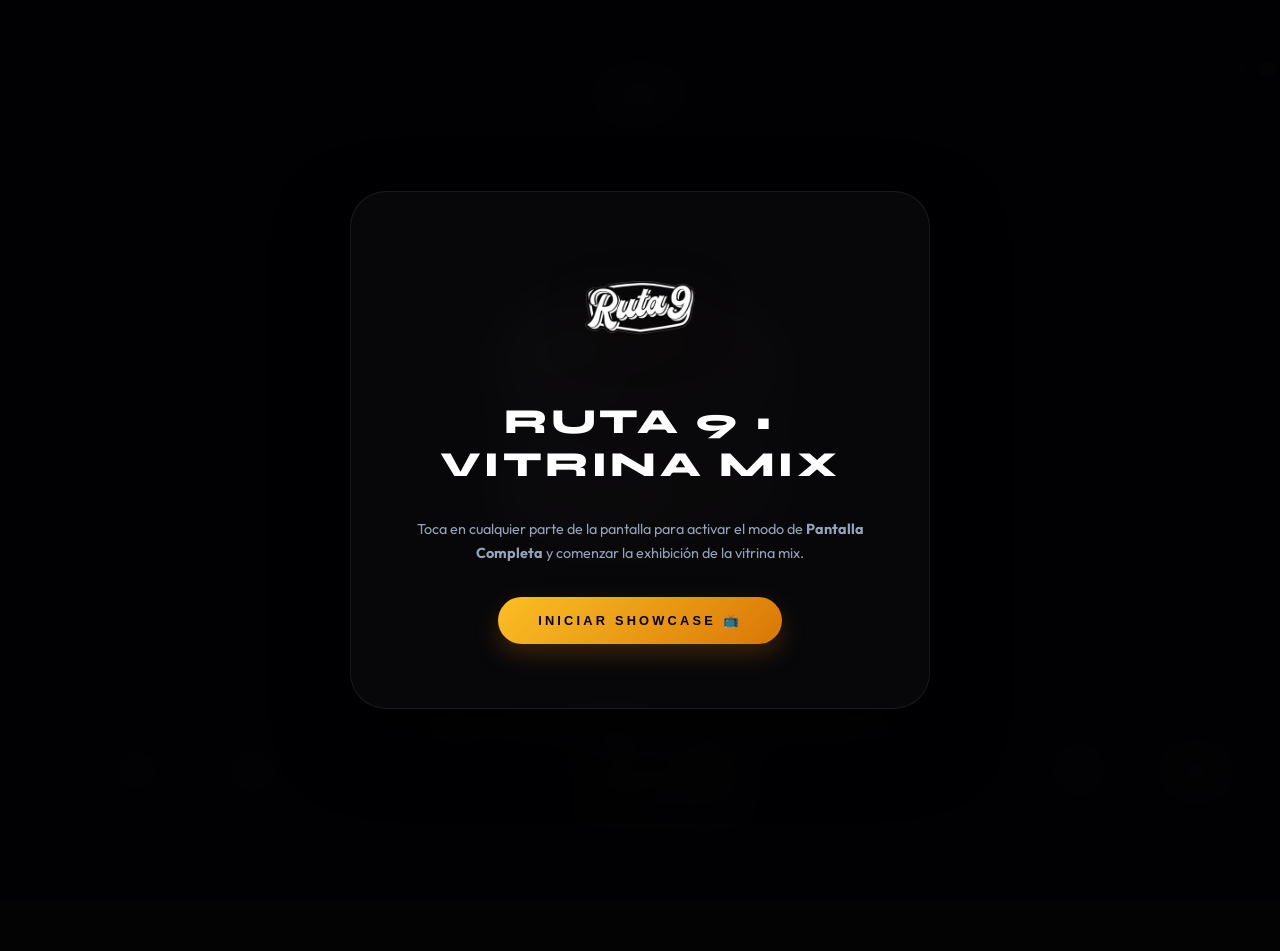
<file: r9-mix.html>
<!DOCTYPE html>
<html lang="es">
<head>
    <meta charset="UTF-8">
    <meta name="viewport" content="width=device-width, initial-scale=1.0">
    <!-- Prevención de caché agresiva para Smart TVs -->
    <meta http-equiv="Cache-Control" content="no-cache, no-store, must-revalidate">
    <meta http-equiv="Pragma" content="no-cache">
    <meta http-equiv="Expires" content="0">
    <script>
        if ('serviceWorker' in navigator) {
            navigator.serviceWorker.getRegistrations().then(function(registrations) {
                for(let registration of registrations) {
                    registration.unregister();
                }
            });
        }
        if ('caches' in window) {
            caches.keys().then(function(names) {
                for (let name of names) caches.delete(name);
            });
        }
    </script>
    <title>RUTA 9 • Vitrina Mix Integral</title>
    <!-- Estilos Premium en Vanilla CSS (100% Offline-Ready) -->
    <link rel="stylesheet" href="frontend/style.css?v=103">
</head>
<body class="theme-gourmet screen-mix">

    <!-- BANNER DE ADVERTENCIA PARA PROTOCOLO FILE:// -->
    <div id="protocol-warning" style="display: none; position: fixed; bottom: 20px; left: 50%; transform: translateX(-50%); background: rgba(220, 38, 38, 0.95); backdrop-filter: blur(10px); -webkit-backdrop-filter: blur(10px); border: 1px solid rgba(255,255,255,0.2); color: white; padding: 15px 25px; z-index: 999999; font-family: 'Outfit', sans-serif; font-size: 13px; font-weight: bold; border-radius: 16px; box-shadow: 0 10px 30px rgba(0,0,0,0.5); text-align: center; max-width: 90%; flex-direction: column; gap: 8px; align-items: center; justify-content: center;">
        <span style="font-size: 1.1rem;">⚠️ PROTOCOLO DE ARCHIVO DETECTADO (file://)</span>
        <span style="font-weight: normal; color: rgba(255,255,255,0.85); line-height: 1.4;">
            Estás abriendo esta pantalla directamente desde el disco duro. Para que la sincronización en tiempo real funcione entre múltiples navegadores y dispositivos, debes abrirla a través del servidor local.
        </span>
        <a href="http://localhost:8000/r9-mix.html" id="protocol-link" style="color: #fbbf24; text-decoration: underline; margin-top: 4px; font-weight: 800; text-transform: uppercase; tracking-wider; font-size: 11px;">
            Hacer clic aquí para abrir a través de http://localhost:8000/r9-mix.html
        </a>
    </div>

    <!-- CONTENEDOR CENTRAL DE LA APLICACIÓN -->
    <div class="app-container">

        <!-- CABECERA: LOGOTIPO -->
        <header class="main-header">
            <img src="frontend/images/logo/Logo-ruta9.png" alt="Ruta 9 Gourmet Logo" />
        </header>

        <!-- MAIN PRODUCT SHOWCASE (CENTRO PANTALLA) -->
        <div class="main-showcase">
            <!-- Corona de luz volumétrica posterior -->
            <div class="studio-corona"></div>
            <!-- Rayos de luz giratorios -->
            <div class="lens-rays"></div>
            
            <!-- Contenedor del producto con flotado majestuoso -->
            <div class="floating-burger-wrapper" id="product-card">
                <!-- Brasas de parrilla -->
                <div class="spark-container">
                    <div class="spark" style="--left: 20%; --dur: 4.8s; --delay: 0.2s; --drift: 120px; width: 6px; height: 6px;"></div>
                    <div class="spark" style="--left: 35%; --dur: 5.5s; --delay: 1.5s; --drift: -80px; width: 8px; height: 8px;"></div>
                    <div class="spark" style="--left: 50%; --dur: 4.2s; --delay: 0.8s; --drift: 60px; width: 5px; height: 5px;"></div>
                    <div class="spark" style="--left: 65%; --dur: 6.0s; --delay: 2.3s; --drift: -110px; width: 7px; height: 7px;"></div>
                    <div class="spark" style="--left: 80%; --dur: 5.1s; --delay: 1.1s; --drift: 90px; width: 6px; height: 6px;"></div>
                </div>

                <!-- PLACA IZQUIERDA: CÓDIGO (B1, S1) -->
                <div id="product-code" class="product-code-plate">B1</div>

                <!-- Imagen de producto -->
                <img id="product-img" 
                     src="frontend/images/products/b1.webp" 
                     alt="Ruta 9 Gourmet Mix" 
                     class="main-hero-image"
                     onerror="window.handleImageError && window.handleImageError(this)" />

                <!-- PLACA DERECHA: ETIQUETA (MOVIDO AL CUERPO DE TEXTO) -->

                <!-- TEMPORIZADOR DE CUENTA REGRESIVA DE OFERTAS FLASH -->
                <div id="countdown-container" class="countdown-pill hidden">
                    <span class="countdown-label-fire">🔥 ¡OFERTA IMPERDIBLE!: </span>
                    <span id="product-countdown" class="countdown-timer-span">00:00:00</span>
                </div>
            </div>
        </div>

        <!-- PIE DE PÁGINA: CAROUSEL HORIZONTAL DE MINIATURAS -->
        <footer class="footer-container">
            <!-- Miniaturas Izquierdas -->
            <div class="thumbnail-group">
                <button onclick="selectProduct(0)" id="thumb-prod-1" class="thumbnail-card">
                    <img src="frontend/images/products/b1.webp" alt="Thumb 1" onerror="window.handleImageError && window.handleImageError(this)" />
                </button>
                <button onclick="selectProduct(1)" id="thumb-prod-2" class="thumbnail-card">
                    <img src="frontend/images/products/k1.webp" alt="Thumb 2" onerror="window.handleImageError && window.handleImageError(this)" />
                </button>
            </div>
            
            <!-- Bloque de Información Central Exclusiva -->
            <div class="center-info-block">
                <h2 id="product-name" class="product-title">Cargando Mix...</h2>
                <div id="product-price" class="product-price-plate text-accent">---</div>
                <p id="product-desc" class="product-description">
                    Preparando las mejores combinaciones para celebrar hoy.
                </p>
                <div id="product-tag" class="product-tag-sticker glass-badge">MIX DE SABORES ⭐</div>
            </div>
            
            <!-- Miniaturas Derechas -->
            <div class="thumbnail-group align-right">
                <button onclick="selectProduct(2)" id="thumb-prod-3" class="thumbnail-card">
                    <img src="frontend/images/products/s1.webp" alt="Thumb 3" onerror="window.handleImageError && window.handleImageError(this)" />
                </button>
                <button onclick="selectProduct(3)" id="thumb-prod-4" class="thumbnail-card">
                    <img src="frontend/images/products/b2.webp" alt="Thumb 4" onerror="window.handleImageError && window.handleImageError(this)" />
                </button>
            </div>
        </footer>

    </div>

    <!-- ========================================== -->
    <!-- #celebration-overlay: INTERRUPCIÓN DE CELEBRACIÓN DÍA DE LA HAMBURGUESA -->
    <!-- ========================================== -->
    <div id="celebration-overlay" class="overlay-fullscreen" style="background: radial-gradient(circle, rgba(220, 38, 38, 0.96) 0%, rgba(20, 0, 0, 0.99) 100%);">
        <div class="alert-prestige-card" style="border: 2px solid #fbbf24; box-shadow: 0 0 50px rgba(251, 191, 36, 0.4); text-align: center;">
            <span class="alert-pill" style="background: #fbbf24; color: #000; font-weight: 900; animation: pulse-btn 1.5s infinite;">🏆 FIESTA NACIONAL RUTA 9 🏆</span>
            <h1 style="font-family: 'Syne', sans-serif; font-size: 2.2rem; font-weight: 800; color: #fff; margin-top: 15px; text-transform: uppercase; letter-spacing: -1px; line-height: 1.1;">
                ¡FELIZ DÍA DE LA<br><span style="color: #fbbf24; text-shadow: 0 0 20px rgba(251,191,36,0.6);">HAMBURGUESA</span>! 🍔
            </h1>
            <p style="font-size: 0.95rem; color: rgba(255,255,255,0.9); margin-top: 15px; font-weight: 400; line-height: 1.4;">
                Hoy 28 de Mayo, celebramos en grande el sabor de RUTA 9.
            </p>
            <div style="font-size: 1.2rem; font-weight: 800; color: #fbbf24; background: rgba(255,255,255,0.06); padding: 12px 20px; border-radius: 12px; margin-top: 20px; border: 1px solid rgba(251,191,36,0.2); text-transform: uppercase; letter-spacing: 0.5px;">
                ⚡ PIDE TU BURGER FAVORITA HOY EN CAJA ⚡
            </div>
            <div style="font-size: 0.7rem; color: rgba(255,255,255,0.4); margin-top: 15px; text-transform: uppercase; letter-spacing: 1px;">
                *Pregunta por promociones y sorpresas exclusivas en caja
            </div>
        </div>
    </div>

    <!-- #alert-overlay: SISTEMA DE INTERRUPCIÓN DE ALERTAS RELÁMPAGO (LUJO MINIMALISTA) -->
    <div id="alert-overlay" class="overlay-fullscreen">
        <div class="alert-prestige-card">
            <span class="alert-pill">⚡ PROMO EN VIVO ⚡</span>
            <h2 class="alert-title">SUPER<br><span style="color: #fbbf24; text-shadow: 0 0 30px rgba(251,191,36,0.85);">PROMO</span></h2>
            <p id="alert-message" class="alert-message-text">
                Cargando mensaje de alerta en tiempo real...
            </p>
            <div class="alert-footer-note">
                Esta oferta exclusiva se autodestruirá pronto.
            </div>
        </div>
    </div>

    <!-- ========================================== -->
    <!-- OVERLAY DE INICIO EN PANTALLA COMPLETA (Z-50) -->
    <!-- ========================================== -->
    <div id="fullscreen-welcome" onclick="startShowcaseFullscreen()" class="welcome-portal">
        <div class="welcome-card">
            <img src="frontend/images/logo/Logo-ruta9.png" alt="Ruta 9 Gourmet Logo" />
            <h1 class="welcome-title">RUTA 9 • VITRINA MIX</h1>
            <p class="welcome-text">
                Toca en cualquier parte de la pantalla para activar el modo de <strong>Pantalla Completa</strong> y comenzar la exhibición de la vitrina mix.
            </p>
            <button class="welcome-btn">INICIAR SHOWCASE 📺</button>
        </div>
    </div>

    <script>
        function selectProduct(index) {
            if (window.showcaseController) {
                window.showcaseController.nextProduct(index);
            }
        }
        function startShowcaseFullscreen() {
            const docEl = document.documentElement;
            if (docEl.requestFullscreen) {
                docEl.requestFullscreen().catch(err => {
                    console.log("Fullscreen blocked:", err);
                });
            } else if (docEl.webkitRequestFullscreen) {
                docEl.webkitRequestFullscreen();
            } else if (docEl.mozRequestFullScreen) {
                docEl.mozRequestFullScreen();
            } else if (docEl.msRequestFullscreen) {
                docEl.msRequestFullscreen();
            }
            const welcome = document.getElementById('fullscreen-welcome');
            if (welcome) {
                welcome.classList.add('opacity-0', 'pointer-events-none');
                setTimeout(() => welcome.remove(), 750);
            }
        }
    </script>

    <!-- ENLACE AL ARCHIVO PRINCIPAL DE JAVASCRIPT DE PANTALLA 5 -->
    <script src="frontend/app-r9-mix.js?v=103"></script>
</body>
</html>
</file>
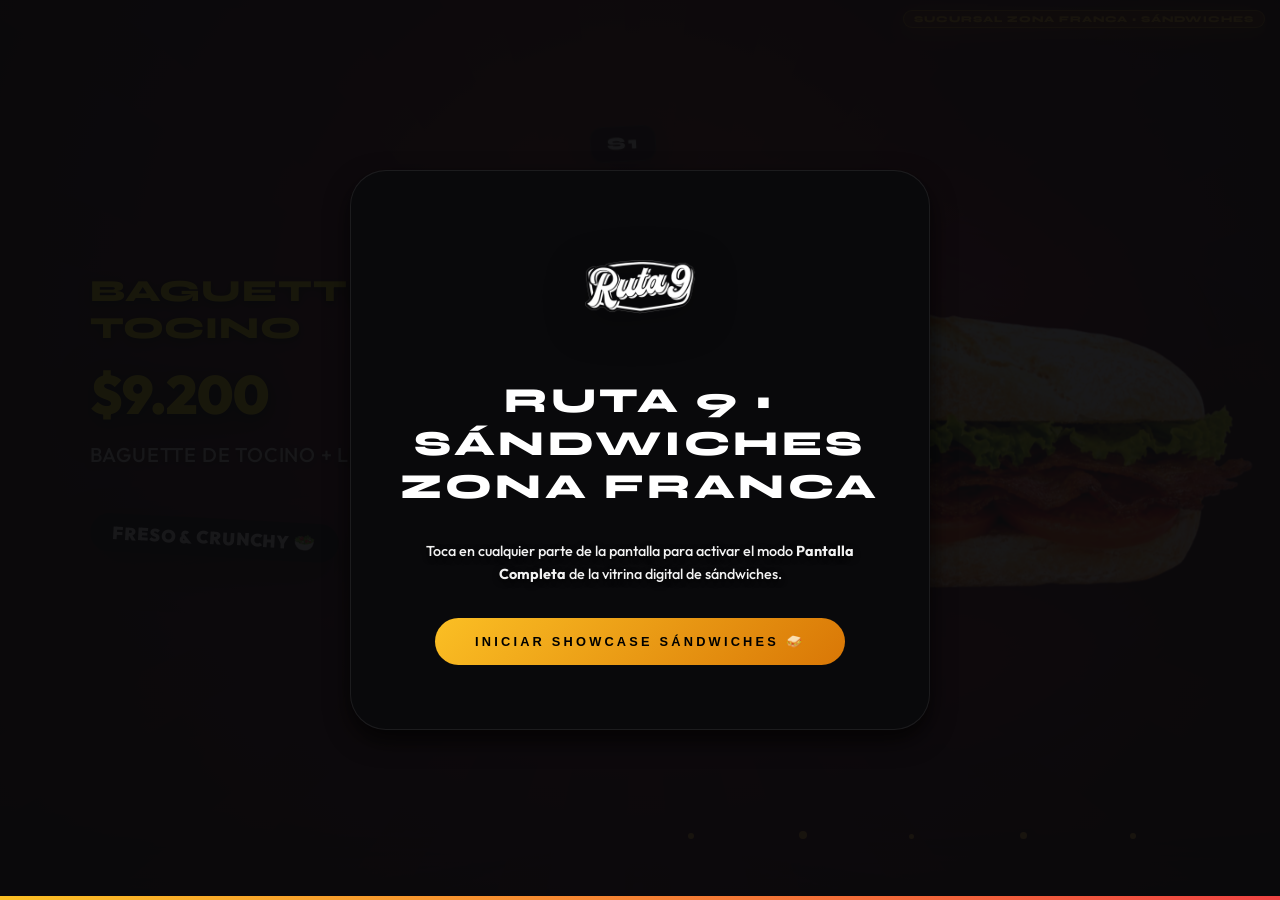
<file: r9-sandwich-zf.html>
<!DOCTYPE html>
<html lang="es" class="lite-mode">
<head>
    <meta charset="UTF-8">
    <meta name="viewport" content="width=device-width, initial-scale=1.0">
    <!-- Prevención de caché agresiva para Smart TVs -->
    <meta http-equiv="Cache-Control" content="no-cache, no-store, must-revalidate">
    <meta http-equiv="Pragma" content="no-cache">
    <meta http-equiv="Expires" content="0">
    <!-- Script de Fuerza Bruta para Limpieza de Caché Dura en Smart TVs -->
    <script>
        if ('serviceWorker' in navigator) {
            navigator.serviceWorker.getRegistrations().then(function(registrations) {
                for(let registration of registrations) {
                    registration.unregister();
                }
            });
        }
        if ('caches' in window) {
            caches.keys().then(function(names) {
                for (let name of names) caches.delete(name);
            });
        }
    </script>
    <title>RUTA 9 • Vitrina Digital Sándwiches Zona Franca (Lite)</title>
    <!-- Estilos Premium en Vanilla CSS (100% Offline-Ready) -->
    <link rel="stylesheet" href="frontend/style.css?v=110">
</head>
<body class="theme-gourmet screen-sandwiches branch-zf lite-mode">

    <!-- BANNER DE ADVERTENCIA PARA PROTOCOLO FILE:// -->
    <div id="protocol-warning" style="display: none; position: fixed; bottom: 20px; left: 50%; transform: translateX(-50%); background: rgba(220, 38, 38, 0.95); backdrop-filter: blur(10px); -webkit-backdrop-filter: blur(10px); border: 1px solid rgba(255,255,255,0.2); color: white; padding: 15px 25px; z-index: 999999; font-family: 'Outfit', sans-serif; font-size: 13px; font-weight: bold; border-radius: 16px; box-shadow: 0 10px 30px rgba(0,0,0,0.5); text-align: center; max-width: 90%; flex-direction: column; gap: 8px; align-items: center; justify-content: center;">
        <span style="font-size: 1.1rem;">⚠️ PROTOCOLO DE ARCHIVO DETECTADO (file://)</span>
        <span style="font-weight: normal; color: rgba(255,255,255,0.85); line-height: 1.4;">
            Estás abriendo esta pantalla directamente desde el disco duro. Para sincronización en tiempo real, debes abrirla mediante el servidor local.
        </span>
        <a href="http://localhost:8000/r9-sandwich-zf.html" id="protocol-link" style="color: #fbbf24; text-decoration: underline; margin-top: 4px; font-weight: 800; text-transform: uppercase; font-size: 11px;">
            Hacer clic aquí para abrir a través de http://localhost:8000/r9-sandwich-zf.html
        </a>
    </div>

    <!-- INSIGNIA DE RECONOCIMIENTO SUCURSAL ZONA FRANCA -->
    <div class="branch-badge-tag">
        SUCURSAL ZONA FRANCA • SÁNDWICHES
    </div>

    <!-- BARRA DE PROGRESO DE 5 SEGUNDOS ULTRA-LIVIANA -->
    <div class="lite-progress-bar-container">
        <div class="lite-progress-bar-fill"></div>
    </div>

    <!-- CONTENEDOR CENTRAL DE LA APLICACIÓN -->
    <div class="app-container">

        <!-- CABECERA: LOGOTIPO PROTAGONISTA -->
        <header class="main-header">
            <img src="frontend/images/logo/Logo-ruta9.png" alt="Ruta 9 Gourmet Logo" />
        </header>

        <!-- MAIN PRODUCT SHOWCASE (CENTRO PANTALLA) -->
        <div class="main-showcase">
            <!-- Corona de luz volumétrica posterior -->
            <div class="studio-corona"></div>
            <!-- Rayos de luz giratorios -->
            <div class="lens-rays"></div>
            <!-- Elemento invisible para compatibilidad con scripts JS -->
            <div id="bg-massive-text" class="hidden"></div>
            
            <!-- Contenedor del producto con flotado majestuoso -->
            <div class="floating-burger-wrapper" id="product-card">
                <!-- Brasas de parrilla -->
                <div class="spark-container">
                    <div class="spark" style="--left: 20%; --dur: 4.8s; --delay: 0.2s; --drift: 120px; width: 6px; height: 6px;"></div>
                    <div class="spark" style="--left: 35%; --dur: 5.5s; --delay: 1.5s; --drift: -80px; width: 8px; height: 8px;"></div>
                    <div class="spark" style="--left: 50%; --dur: 4.2s; --delay: 0.8s; --drift: 60px; width: 5px; height: 5px;"></div>
                    <div class="spark" style="--left: 65%; --dur: 6.0s; --delay: 2.3s; --drift: -110px; width: 7px; height: 7px;"></div>
                    <div class="spark" style="--left: 80%; --dur: 5.1s; --delay: 1.1s; --drift: 90px; width: 6px; height: 6px;"></div>
                </div>

                <!-- PLACA IZQUIERDA: CÓDIGO (S1, S2, S3) -->
                <div id="product-code" class="product-code-plate">S1</div>

                <!-- Imagen de producto -->
                <img id="product-img" 
                     src="frontend/images/products/Zona Franca/s1.webp" 
                     alt="Ruta 9 Gourmet Sándwich" 
                     class="main-hero-image"
                     onerror="window.handleImageError && window.handleImageError(this)" />

                <!-- TEMPORIZADOR DE CUENTA REGRESIVA DE OFERTAS FLASH -->
                <div id="countdown-container" class="countdown-pill hidden">
                    <span class="countdown-label-fire">🔥 ¡OFERTA IMPERDIBLE!: </span>
                    <span id="product-countdown" class="countdown-timer-span">00:00:00</span>
                </div>
            </div>
        </div>

        <!-- PIE DE PÁGINA: CAROUSEL HORIZONTAL DE MINIATURAS -->
        <footer class="footer-container">
            <!-- Miniaturas Izquierdas -->
            <div class="thumbnail-group">
                <button onclick="selectProduct(0)" id="thumb-prod-1" class="thumbnail-card">
                    <img src="frontend/images/products/Zona Franca/s1.webp" alt="Thumb 1" onerror="window.handleImageError && window.handleImageError(this)" />
                </button>
                <button onclick="selectProduct(1)" id="thumb-prod-2" class="thumbnail-card">
                    <img src="frontend/images/products/Zona Franca/s2.webp" alt="Thumb 2" onerror="window.handleImageError && window.handleImageError(this)" />
                </button>
            </div>
            
            <!-- Bloque de Información Central Exclusiva -->
            <div class="center-info-block">
                <h2 id="product-name" class="product-title">Baguette de Tocino</h2>
                <div id="product-price" class="product-price-plate text-accent">$9.200</div>
                <p id="product-desc" class="product-description">
                    Baguette de tocino + lechuga + tomate.
                </p>
                <div id="product-tag" class="product-tag-sticker glass-badge">CRUNCHY 🥓</div>
                
                <div id="flavor-pop-badge" class="flavor-pop-badge">
                    <span class="pop-icon">🥖</span>
                    <span id="flavor-pop-text" class="pop-text">¡RECOMENDADO!</span>
                </div>
            </div>
            
            <!-- Miniaturas Derechas -->
            <div class="thumbnail-group align-right">
                <button onclick="selectProduct(2)" id="thumb-prod-3" class="thumbnail-card">
                    <img src="frontend/images/products/Zona Franca/s3 baguette de queso y jamón.webp" alt="Thumb 3" onerror="window.handleImageError && window.handleImageError(this)" />
                </button>
            </div>
        </footer>

    </div>

    <!-- OVERLAY DE ALERTAS EN VIVO -->
    <div id="alert-overlay" class="overlay-fullscreen">
        <div class="alert-prestige-card">
            <span class="alert-pill">⚡ PROMO SÁNDWICHES ZF ⚡</span>
            <h2 class="alert-title">SUPER<br><span style="color: #fbbf24; text-shadow: 0 0 30px rgba(251,191,36,0.85);">PROMO</span></h2>
            <p id="alert-message" class="alert-message-text">
                Cargando mensaje de alerta en tiempo real...
            </p>
            <div class="alert-footer-note">
                Esta oferta exclusiva se autodestruirá pronto.
            </div>
        </div>
    </div>

    <!-- LOGICA DE EVENTOS DE INTERFAZ -->
    <script>
        function selectProduct(index) {
            if (window.showcaseController) {
                window.showcaseController.nextProduct(index);
            }
        }
    </script>

    <!-- OVERLAY DE INICIO EN PANTALLA COMPLETA -->
    <div id="fullscreen-welcome" onclick="startShowcaseFullscreen()" class="welcome-portal">
        <div class="welcome-card">
            <img src="frontend/images/logo/Logo-ruta9.png" alt="Ruta 9 Gourmet Logo" />
            <h1 class="welcome-title">RUTA 9 • SÁNDWICHES ZONA FRANCA</h1>
            <p class="welcome-text">
                Toca en cualquier parte de la pantalla para activar el modo <strong>Pantalla Completa</strong> de la vitrina digital de sándwiches.
            </p>
            <button class="welcome-btn">INICIAR SHOWCASE SÁNDWICHES 🥪</button>
        </div>
    </div>

    <script>
        function startShowcaseFullscreen() {
            const docEl = document.documentElement;
            if (docEl.requestFullscreen) {
                docEl.requestFullscreen().catch(err => {
                    console.log("Error al activar pantalla completa:", err);
                });
            } else if (docEl.mozRequestFullScreen) {
                docEl.mozRequestFullScreen();
            } else if (docEl.webkitRequestFullscreen) {
                docEl.webkitRequestFullscreen();
            } else if (docEl.msRequestFullscreen) {
                docEl.msRequestFullscreen();
            }

            const welcome = document.getElementById('fullscreen-welcome');
            if (welcome) {
                welcome.classList.add('opacity-0', 'pointer-events-none');
                setTimeout(() => {
                    welcome.remove();
                }, 750);
            }
        }

        if (window.location.protocol === 'file:') {
            const warning = document.getElementById('protocol-warning');
            const link = document.getElementById('protocol-link');
            if (warning && link) {
                const filename = window.location.pathname.split('/').pop() || 'r9-sandwich-zf.html';
                link.href = `http://localhost:8000/${filename}`;
                link.textContent = `Hacer clic aquí para abrir a través de http://localhost:8000/${filename}`;
                warning.style.display = 'flex';
            }
        }

        // Forzar el parámetro ?branch=zf si no está presente en la URL
        if (!window.location.search.includes('branch=zf') && !window.location.search.includes('local=zf')) {
            const separator = window.location.search ? '&' : '?';
            window.history.replaceState(null, '', window.location.pathname + window.location.search + separator + 'branch=zf');
        }
    </script>

    <!-- CONTROLADOR EXCLUSIVO ZONA FRANCA — SÁNDWICHES -->
    <script src="frontend/app-r9-sandwich-zf.js?v=3"></script>
</body>
</html>
</file>
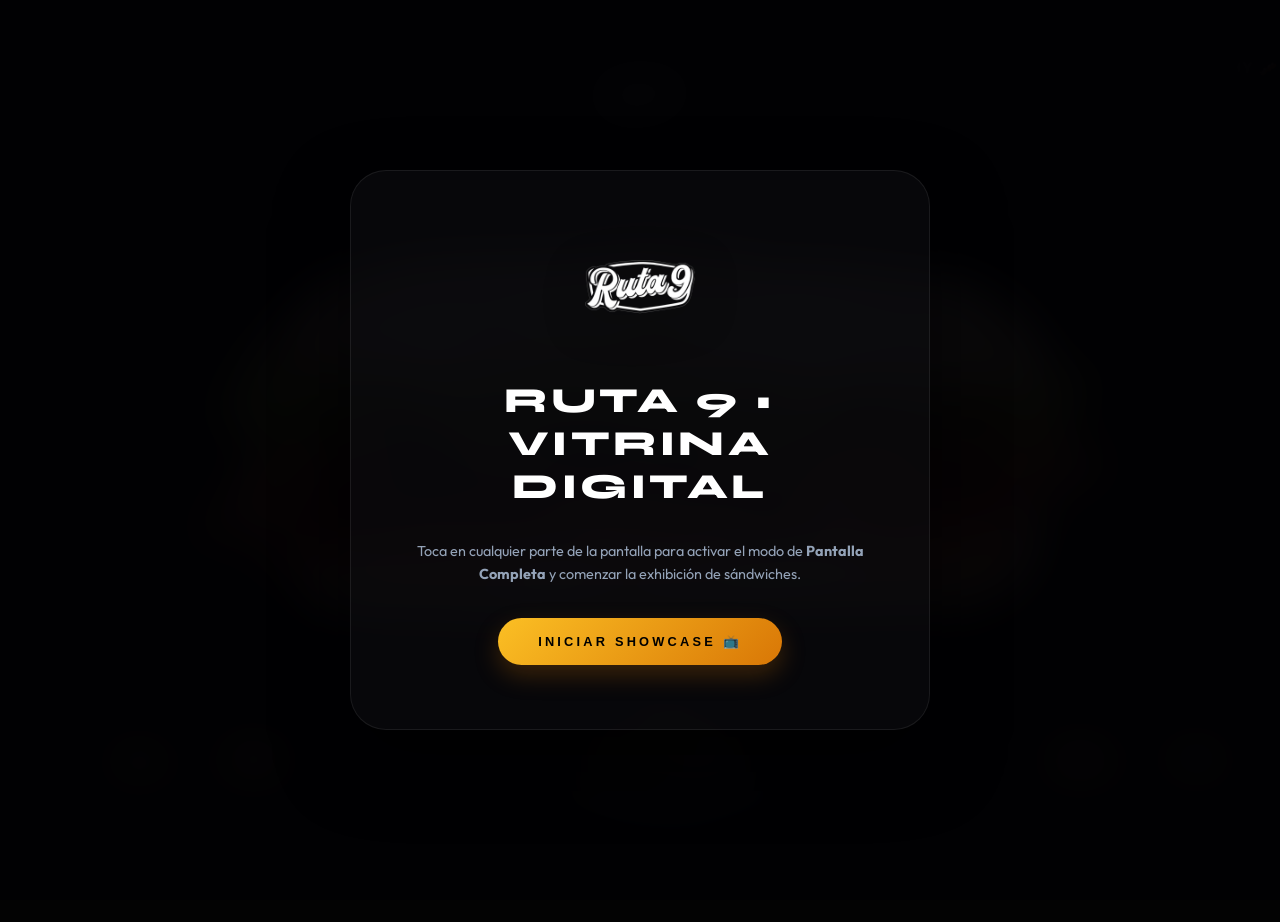
<file: r9-sandwich.html>
<!DOCTYPE html>
<html lang="es">
<head>
    <meta charset="UTF-8">
    <meta name="viewport" content="width=device-width, initial-scale=1.0">
    <!-- Prevención de caché agresiva para Smart TVs -->
    <meta http-equiv="Cache-Control" content="no-cache, no-store, must-revalidate">
    <meta http-equiv="Pragma" content="no-cache">
    <meta http-equiv="Expires" content="0">
    <!-- Script de Fuerza Bruta para Limpieza de Caché Dura en Smart TVs -->
    <script>
        if ('serviceWorker' in navigator) {
            navigator.serviceWorker.getRegistrations().then(function(registrations) {
                for(let registration of registrations) {
                    registration.unregister();
                }
            });
        }
        if ('caches' in window) {
            caches.keys().then(function(names) {
                for (let name of names) caches.delete(name);
            });
        }
    </script>
    <title>RUTA 9 • Sándwiches Gourmet</title>
    <!-- Estilos Premium en Vanilla CSS (100% Offline-Ready) -->
    <link rel="stylesheet" href="frontend/style.css?v=103">
</head>
<body class="theme-gourmet screen-sandwiches">

    <!-- BANNER DE ADVERTENCIA PARA PROTOCOLO FILE:// -->
    <div id="protocol-warning" style="display: none; position: fixed; bottom: 20px; left: 50%; transform: translateX(-50%); background: rgba(220, 38, 38, 0.95); backdrop-filter: blur(10px); -webkit-backdrop-filter: blur(10px); border: 1px solid rgba(255,255,255,0.2); color: white; padding: 15px 25px; z-index: 999999; font-family: 'Outfit', sans-serif; font-size: 13px; font-weight: bold; border-radius: 16px; box-shadow: 0 10px 30px rgba(0,0,0,0.5); text-align: center; max-width: 90%; flex-direction: column; gap: 8px; align-items: center; justify-content: center;">
        <span style="font-size: 1.1rem;">⚠️ PROTOCOLO DE ARCHIVO DETECTADO (file://)</span>
        <span style="font-weight: normal; color: rgba(255,255,255,0.85); line-height: 1.4;">
            Estás abriendo esta pantalla directamente desde el disco duro. Para que la sincronización en tiempo real funcione entre múltiples navegadores y dispositivos, debes abrirla a través del servidor local.
        </span>
        <a href="http://localhost:8000/r9-sandwich.html" id="protocol-link" style="color: #fbbf24; text-decoration: underline; margin-top: 4px; font-weight: 800; text-transform: uppercase; tracking-wider; font-size: 11px;">
            Hacer clic aquí para abrir a través de http://localhost:8000/r9-sandwich.html
        </a>
    </div>

    <!-- CONTENEDOR CENTRAL DE LA APLICACIÓN -->
    <div class="app-container">

        <!-- CABECERA: LOGOTIPO -->
        <header class="main-header">
            <img src="frontend/images/logo/Logo-ruta9.png" alt="Ruta 9 Gourmet Logo" />
        </header>

        <!-- MAIN PRODUCT SHOWCASE (CENTRO PANTALLA) -->
        <div class="main-showcase">
            <!-- Corona de luz volumétrica posterior -->
            <div class="studio-corona"></div>
            <!-- Rayos de luz giratorios -->
            <div class="lens-rays"></div>
            
            <!-- Contenedor del producto con flotado majestuoso -->
            <div class="floating-burger-wrapper" id="product-card">
                <!-- Brasas de parrilla -->
                <div class="spark-container">
                    <div class="spark" style="--left: 20%; --dur: 4.8s; --delay: 0.2s; --drift: 120px; width: 6px; height: 6px;"></div>
                    <div class="spark" style="--left: 35%; --dur: 5.5s; --delay: 1.5s; --drift: -80px; width: 8px; height: 8px;"></div>
                    <div class="spark" style="--left: 50%; --dur: 4.2s; --delay: 0.8s; --drift: 60px; width: 5px; height: 5px;"></div>
                    <div class="spark" style="--left: 65%; --dur: 6.0s; --delay: 2.3s; --drift: -110px; width: 7px; height: 7px;"></div>
                    <div class="spark" style="--left: 80%; --dur: 5.1s; --delay: 1.1s; --drift: 90px; width: 6px; height: 6px;"></div>
                    <div class="spark" style="--left: 15%; --dur: 5.8s; --delay: 3.1s; --drift: 70px; width: 7px; height: 7px;"></div>
                    <div class="spark" style="--left: 45%; --dur: 4.5s; --delay: 2.7s; --drift: -90px; width: 8px; height: 8px;"></div>
                    <div class="spark" style="--left: 75%; --dur: 5.3s; --delay: 0.5s; --drift: -60px; width: 5px; height: 5px;"></div>
                    <div class="spark" style="--left: 30%; --dur: 6.2s; --delay: 4.0s; --drift: 100px; width: 6px; height: 6px;"></div>
                    <div class="spark" style="--left: 60%; --dur: 4.9s; --delay: 3.5s; --drift: -70px; width: 8px; height: 8px;"></div>
                </div>

                <!-- PLACA IZQUIERDA: CÓDIGO (B1, S1) -->
                <div id="product-code" class="product-code-plate">S1</div>

                <!-- Imagen de producto -->
                <img id="product-img" 
                     src="frontend/images/products/s1.webp" 
                     alt="Ruta 9 Gourmet Sándwich" 
                     class="main-hero-image"
                     onerror="window.handleImageError && window.handleImageError(this)" />

                <!-- PLACA DERECHA: ETIQUETA (MOVIDO AL CUERPO DE TEXTO) -->

                <!-- TEMPORIZADOR DE CUENTA REGRESIVA DE OFERTAS FLASH -->
                <div id="countdown-container" class="countdown-pill hidden">
                    <span class="countdown-label-fire">🔥 ¡OFERTA IMPERDIBLE!: </span>
                    <span id="product-countdown" class="countdown-timer-span">00:00:00</span>
                </div>
            </div>
        </div>

        <!-- PIE DE PÁGINA: CAROUSEL HORIZONTAL DE MINIATURAS -->
        <footer class="footer-container">
            <!-- Miniaturas Izquierdas -->
            <div class="thumbnail-group">
                <button onclick="selectProduct(0)" id="thumb-prod-1" class="thumbnail-card">
                    <img src="frontend/images/products/s1.webp" alt="Thumb 1" onerror="window.handleImageError && window.handleImageError(this)" />
                </button>
                <button onclick="selectProduct(1)" id="thumb-prod-2" class="thumbnail-card">
                    <img src="frontend/images/products/s2.webp" alt="Thumb 2" onerror="window.handleImageError && window.handleImageError(this)" />
                </button>
            </div>
            
            <!-- Bloque de Información Central Exclusiva -->
            <div class="center-info-block">
                <h2 id="product-name" class="product-title">TLT</h2>
                <div id="product-price" class="product-price-plate text-accent">$9.200</div>
                <p id="product-desc" class="product-description">
                    Crujiente sándwich en baguette de tocino ahumado acompañado de fresca lechuga hidropónica y tomates seleccionados.
                </p>
                <div id="product-tag" class="product-tag-sticker glass-badge">CRUNCHY 🥓</div>
            </div>
            
            <!-- Miniaturas Derechas -->
            <div class="thumbnail-group align-right">
                <button onclick="selectProduct(2)" id="thumb-prod-3" class="thumbnail-card">
                    <img src="frontend/images/products/s3.webp" alt="Thumb 3" onerror="window.handleImageError && window.handleImageError(this)" />
                </button>
                <button onclick="selectProduct(3)" id="thumb-prod-4" class="thumbnail-card">
                    <img src="frontend/images/products/s4.webp" alt="Thumb 4" onerror="window.handleImageError && window.handleImageError(this)" />
                </button>
            </div>
        </footer>

    </div>

    <!-- ========================================== -->
    <!-- #celebration-overlay: INTERRUPCIÓN DE CELEBRACIÓN DÍA DE LA HAMBURGUESA -->
    <!-- ========================================== -->
    <div id="celebration-overlay" class="overlay-fullscreen" style="background: radial-gradient(circle, rgba(220, 38, 38, 0.96) 0%, rgba(20, 0, 0, 0.99) 100%);">
        <div class="alert-prestige-card" style="border: 2px solid #fbbf24; box-shadow: 0 0 50px rgba(251, 191, 36, 0.4); text-align: center;">
            <span class="alert-pill" style="background: #fbbf24; color: #000; font-weight: 900; animation: pulse-btn 1.5s infinite;">🏆 FIESTA NACIONAL RUTA 9 🏆</span>
            <h1 style="font-family: 'Syne', sans-serif; font-size: 2.2rem; font-weight: 800; color: #fff; margin-top: 15px; text-transform: uppercase; letter-spacing: -1px; line-height: 1.1;">
                ¡FELIZ DÍA DE LA<br><span style="color: #fbbf24; text-shadow: 0 0 20px rgba(251,191,36,0.6);">HAMBURGUESA</span>! 🍔
            </h1>
            <p style="font-size: 0.95rem; color: rgba(255,255,255,0.9); margin-top: 15px; font-weight: 400; line-height: 1.4;">
                Hoy 28 de Mayo, celebramos en grande el sabor de RUTA 9.
            </p>
            <div style="font-size: 1.2rem; font-weight: 800; color: #fbbf24; background: rgba(255,255,255,0.06); padding: 12px 20px; border-radius: 12px; margin-top: 20px; border: 1px solid rgba(251,191,36,0.2); text-transform: uppercase; letter-spacing: 0.5px;">
                ⚡ PIDE TU BURGER FAVORITA HOY EN CAJA ⚡
            </div>
            <div style="font-size: 0.7rem; color: rgba(255,255,255,0.4); margin-top: 15px; text-transform: uppercase; letter-spacing: 1px;">
                *Pregunta por promociones y sorpresas exclusivas en caja
            </div>
        </div>
    </div>

    <!-- ========================================== -->
    <!-- #alert-overlay: SISTEMA DE INTERRUPCIÓN DE ALERTAS RELÁMPAGO (LUJO MINIMALISTA) -->
    <!-- ========================================== -->
    <div id="alert-overlay" class="overlay-fullscreen">
        <!-- Tarjeta de Alerta Esmerilada de Alta Gama -->
        <div class="alert-prestige-card">
            <span class="alert-pill">⚡ PROMO EN VIVO ⚡</span>
            <h2 class="alert-title">SUPER<br><span style="color: #fbbf24; text-shadow: 0 0 30px rgba(251,191,36,0.85);">PROMO</span></h2>
            <!-- #alert-message -->
            <p id="alert-message" class="alert-message-text">
                Cargando mensaje de alerta en tiempo real...
            </p>
            <div class="alert-footer-note">
                Esta oferta exclusiva se autodestruirá pronto.
            </div>
        </div>
    </div>

    <!-- ========================================== -->
    <!-- OVERLAY DE INICIO EN PANTALLA COMPLETA (Z-50) -->
    <!-- ========================================== -->
    <div id="fullscreen-welcome" onclick="startShowcaseFullscreen()" class="welcome-portal">
        <div class="welcome-card">
            <img src="frontend/images/logo/Logo-ruta9.png" alt="Ruta 9 Gourmet Logo" />
            <h1 class="welcome-title">RUTA 9 • VITRINA DIGITAL</h1>
            <p class="welcome-text">
                Toca en cualquier parte de la pantalla para activar el modo de <strong>Pantalla Completa</strong> y comenzar la exhibición de sándwiches.
            </p>
            <button class="welcome-btn">INICIAR SHOWCASE 📺</button>
        </div>
    </div>

    <script>
        function selectProduct(index) {
            if (window.showcaseController) {
                window.showcaseController.nextProduct(index);
            }
        }
        function startShowcaseFullscreen() {
            const docEl = document.documentElement;
            if (docEl.requestFullscreen) {
                docEl.requestFullscreen().catch(err => {
                    console.log("Fullscreen blocked:", err);
                });
            }
            const welcome = document.getElementById('fullscreen-welcome');
            if (welcome) {
                welcome.classList.add('opacity-0', 'pointer-events-none');
                setTimeout(() => welcome.remove(), 750);
            }
        }

        // Verificar protocolo file://
        if (window.location.protocol === 'file:') {
            const warning = document.getElementById('protocol-warning');
            const link = document.getElementById('protocol-link');
            if (warning && link) {
                const filename = window.location.pathname.split('/').pop() || 'r9-sandwich.html';
                link.href = `http://localhost:8000/${filename}`;
                link.textContent = `Hacer clic aquí para abrir a través de http://localhost:8000/${filename}`;
                warning.style.display = 'flex';
            }
        }
    </script>

    <!-- ENLACE AL ARCHIVO PRINCIPAL DE JAVASCRIPT DE PANTALLA 3 -->
    <script src="frontend/app-r9-sandwich.js?v=103"></script>
</body>
</html>
</file>
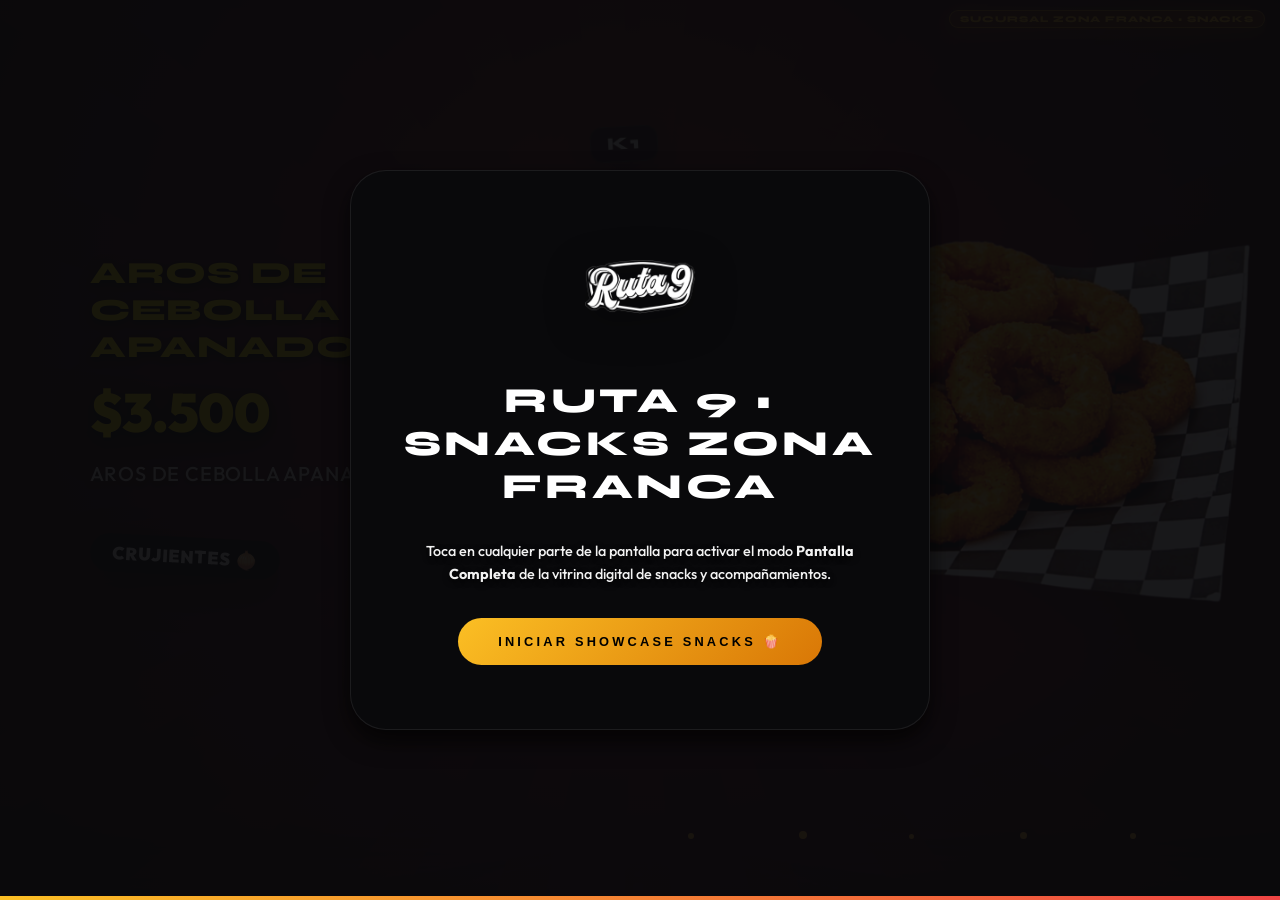
<file: r9-snack-zf.html>
<!DOCTYPE html>
<html lang="es" class="lite-mode">
<head>
    <meta charset="UTF-8">
    <meta name="viewport" content="width=device-width, initial-scale=1.0">
    <!-- Prevención de caché agresiva para Smart TVs -->
    <meta http-equiv="Cache-Control" content="no-cache, no-store, must-revalidate">
    <meta http-equiv="Pragma" content="no-cache">
    <meta http-equiv="Expires" content="0">
    <!-- Script de Fuerza Bruta para Limpieza de Caché Dura en Smart TVs -->
    <script>
        if ('serviceWorker' in navigator) {
            navigator.serviceWorker.getRegistrations().then(function(registrations) {
                for(let registration of registrations) {
                    registration.unregister();
                }
            });
        }
        if ('caches' in window) {
            caches.keys().then(function(names) {
                for (let name of names) caches.delete(name);
            });
        }
    </script>
    <title>RUTA 9 • Vitrina Digital Snacks & Picoteo Zona Franca (Lite)</title>
    <!-- Estilos Premium en Vanilla CSS (100% Offline-Ready) -->
    <link rel="stylesheet" href="frontend/style.css?v=110">
</head>
<body class="theme-gourmet screen-snacks branch-zf lite-mode">

    <!-- BANNER DE ADVERTENCIA PARA PROTOCOLO FILE:// -->
    <div id="protocol-warning" style="display: none; position: fixed; bottom: 20px; left: 50%; transform: translateX(-50%); background: rgba(220, 38, 38, 0.95); backdrop-filter: blur(10px); -webkit-backdrop-filter: blur(10px); border: 1px solid rgba(255,255,255,0.2); color: white; padding: 15px 25px; z-index: 999999; font-family: 'Outfit', sans-serif; font-size: 13px; font-weight: bold; border-radius: 16px; box-shadow: 0 10px 30px rgba(0,0,0,0.5); text-align: center; max-width: 90%; flex-direction: column; gap: 8px; align-items: center; justify-content: center;">
        <span style="font-size: 1.1rem;">⚠️ PROTOCOLO DE ARCHIVO DETECTADO (file://)</span>
        <span style="font-weight: normal; color: rgba(255,255,255,0.85); line-height: 1.4;">
            Estás abriendo esta pantalla directamente desde el disco duro. Para sincronización en tiempo real, debes abrirla mediante el servidor local.
        </span>
        <a href="http://localhost:8000/r9-snack-zf.html" id="protocol-link" style="color: #fbbf24; text-decoration: underline; margin-top: 4px; font-weight: 800; text-transform: uppercase; font-size: 11px;">
            Hacer clic aquí para abrir a través de http://localhost:8000/r9-snack-zf.html
        </a>
    </div>

    <!-- INSIGNIA DE RECONOCIMIENTO SUCURSAL ZONA FRANCA -->
    <div class="branch-badge-tag">
        SUCURSAL ZONA FRANCA • SNACKS
    </div>

    <!-- BARRA DE PROGRESO DE 5 SEGUNDOS ULTRA-LIVIANA -->
    <div class="lite-progress-bar-container">
        <div class="lite-progress-bar-fill"></div>
    </div>

    <!-- CONTENEDOR CENTRAL DE LA APLICACIÓN -->
    <div class="app-container">

        <!-- CABECERA: LOGOTIPO PROTAGONISTA -->
        <header class="main-header">
            <img src="frontend/images/logo/Logo-ruta9.png" alt="Ruta 9 Gourmet Logo" />
        </header>

        <!-- MAIN PRODUCT SHOWCASE (CENTRO PANTALLA) -->
        <div class="main-showcase">
            <!-- Corona de luz volumétrica posterior -->
            <div class="studio-corona"></div>
            <!-- Rayos de luz giratorios -->
            <div class="lens-rays"></div>
            <!-- Elemento invisible para compatibilidad con scripts JS -->
            <div id="bg-massive-text" class="hidden"></div>
            
            <!-- Contenedor del producto con flotado majestuoso -->
            <div class="floating-burger-wrapper" id="product-card">
                <!-- Brasas de parrilla -->
                <div class="spark-container">
                    <div class="spark" style="--left: 20%; --dur: 4.8s; --delay: 0.2s; --drift: 120px; width: 6px; height: 6px;"></div>
                    <div class="spark" style="--left: 35%; --dur: 5.5s; --delay: 1.5s; --drift: -80px; width: 8px; height: 8px;"></div>
                    <div class="spark" style="--left: 50%; --dur: 4.2s; --delay: 0.8s; --drift: 60px; width: 5px; height: 5px;"></div>
                    <div class="spark" style="--left: 65%; --dur: 6.0s; --delay: 2.3s; --drift: -110px; width: 7px; height: 7px;"></div>
                    <div class="spark" style="--left: 80%; --dur: 5.1s; --delay: 1.1s; --drift: 90px; width: 6px; height: 6px;"></div>
                </div>

                <!-- PLACA IZQUIERDA: CÓDIGO (K1, K2, etc.) -->
                <div id="product-code" class="product-code-plate">K1</div>

                <!-- Imagen de producto -->
                <img id="product-img" 
                     src="frontend/images/products/Zona Franca/k1.webp" 
                     alt="Ruta 9 Gourmet Snack" 
                     class="main-hero-image"
                     onerror="window.handleImageError && window.handleImageError(this)" />

                <!-- TEMPORIZADOR DE CUENTA REGRESIVA DE OFERTAS FLASH -->
                <div id="countdown-container" class="countdown-pill hidden">
                    <span class="countdown-label-fire">🔥 ¡OFERTA IMPERDIBLE!: </span>
                    <span id="product-countdown" class="countdown-timer-span">00:00:00</span>
                </div>
            </div>
        </div>

        <!-- PIE DE PÁGINA: CAROUSEL HORIZONTAL DE MINIATURAS -->
        <footer class="footer-container">
            <!-- Miniaturas Izquierdas -->
            <div class="thumbnail-group">
                <button onclick="selectProduct(0)" id="thumb-prod-1" class="thumbnail-card">
                    <img src="frontend/images/products/Zona Franca/k1.webp" alt="Thumb 1" onerror="window.handleImageError && window.handleImageError(this)" />
                </button>
                <button onclick="selectProduct(1)" id="thumb-prod-2" class="thumbnail-card">
                    <img src="frontend/images/products/Zona Franca/k2.webp" alt="Thumb 2" onerror="window.handleImageError && window.handleImageError(this)" />
                </button>
            </div>
            
            <!-- Bloque de Información Central Exclusiva -->
            <div class="center-info-block">
                <h2 id="product-name" class="product-title">Aros de cebolla apanados</h2>
                <div id="product-price" class="product-price-plate text-accent">$3.500</div>
                <p id="product-desc" class="product-description">
                    Porción de aros de cebolla apanados.
                </p>
                <div id="product-tag" class="product-tag-sticker glass-badge">CRUJIENTES 🧅</div>
                
                <div id="flavor-pop-badge" class="flavor-pop-badge">
                    <span class="pop-icon">🍟</span>
                    <span id="flavor-pop-text" class="pop-text">¡SUPER CRUNCHY!</span>
                </div>
            </div>
            
            <!-- Miniaturas Derechas -->
            <div class="thumbnail-group align-right">
                <button onclick="selectProduct(2)" id="thumb-prod-3" class="thumbnail-card">
                    <img src="frontend/images/products/Zona Franca/k7.webp" alt="Thumb 3" onerror="window.handleImageError && window.handleImageError(this)" />
                </button>
                <button onclick="selectProduct(3)" id="thumb-prod-4" class="thumbnail-card">
                    <img src="frontend/images/products/Zona Franca/k8.webp" alt="Thumb 4" onerror="window.handleImageError && window.handleImageError(this)" />
                </button>
            </div>
        </footer>

    </div>

    <!-- OVERLAY DE ALERTAS EN VIVO -->
    <div id="alert-overlay" class="overlay-fullscreen">
        <div class="alert-prestige-card">
            <span class="alert-pill">⚡ PROMO SNACKS ZF ⚡</span>
            <h2 class="alert-title">SUPER<br><span style="color: #fbbf24; text-shadow: 0 0 30px rgba(251,191,36,0.85);">PROMO</span></h2>
            <p id="alert-message" class="alert-message-text">
                Cargando mensaje de alerta en tiempo real...
            </p>
            <div class="alert-footer-note">
                Esta oferta exclusiva se autodestruirá pronto.
            </div>
        </div>
    </div>

    <!-- LOGICA DE EVENTOS DE INTERFAZ -->
    <script>
        function selectProduct(index) {
            if (window.showcaseController) {
                window.showcaseController.nextProduct(index);
            }
        }
    </script>

    <!-- OVERLAY DE INICIO EN PANTALLA COMPLETA -->
    <div id="fullscreen-welcome" onclick="startShowcaseFullscreen()" class="welcome-portal">
        <div class="welcome-card">
            <img src="frontend/images/logo/Logo-ruta9.png" alt="Ruta 9 Gourmet Logo" />
            <h1 class="welcome-title">RUTA 9 • SNACKS ZONA FRANCA</h1>
            <p class="welcome-text">
                Toca en cualquier parte de la pantalla para activar el modo <strong>Pantalla Completa</strong> de la vitrina digital de snacks y acompañamientos.
            </p>
            <button class="welcome-btn">INICIAR SHOWCASE SNACKS 🍿</button>
        </div>
    </div>

    <script>
        function startShowcaseFullscreen() {
            const docEl = document.documentElement;
            if (docEl.requestFullscreen) {
                docEl.requestFullscreen().catch(err => {
                    console.log("Error al activar pantalla completa:", err);
                });
            } else if (docEl.mozRequestFullScreen) {
                docEl.mozRequestFullScreen();
            } else if (docEl.webkitRequestFullscreen) {
                docEl.webkitRequestFullscreen();
            } else if (docEl.msRequestFullscreen) {
                docEl.msRequestFullscreen();
            }

            const welcome = document.getElementById('fullscreen-welcome');
            if (welcome) {
                welcome.classList.add('opacity-0', 'pointer-events-none');
                setTimeout(() => {
                    welcome.remove();
                }, 750);
            }
        }

        if (window.location.protocol === 'file:') {
            const warning = document.getElementById('protocol-warning');
            const link = document.getElementById('protocol-link');
            if (warning && link) {
                const filename = window.location.pathname.split('/').pop() || 'r9-snack-zf.html';
                link.href = `http://localhost:8000/${filename}`;
                link.textContent = `Hacer clic aquí para abrir a través de http://localhost:8000/${filename}`;
                warning.style.display = 'flex';
            }
        }

        // Forzar el parámetro ?branch=zf si no está presente en la URL
        if (!window.location.search.includes('branch=zf') && !window.location.search.includes('local=zf')) {
            const separator = window.location.search ? '&' : '?';
            window.history.replaceState(null, '', window.location.pathname + window.location.search + separator + 'branch=zf');
        }
    </script>

    <!-- CONTROLADOR EXCLUSIVO ZONA FRANCA — SNACKS -->
    <script src="frontend/app-r9-snack-zf.js?v=3"></script>
</body>
</html>
</file>
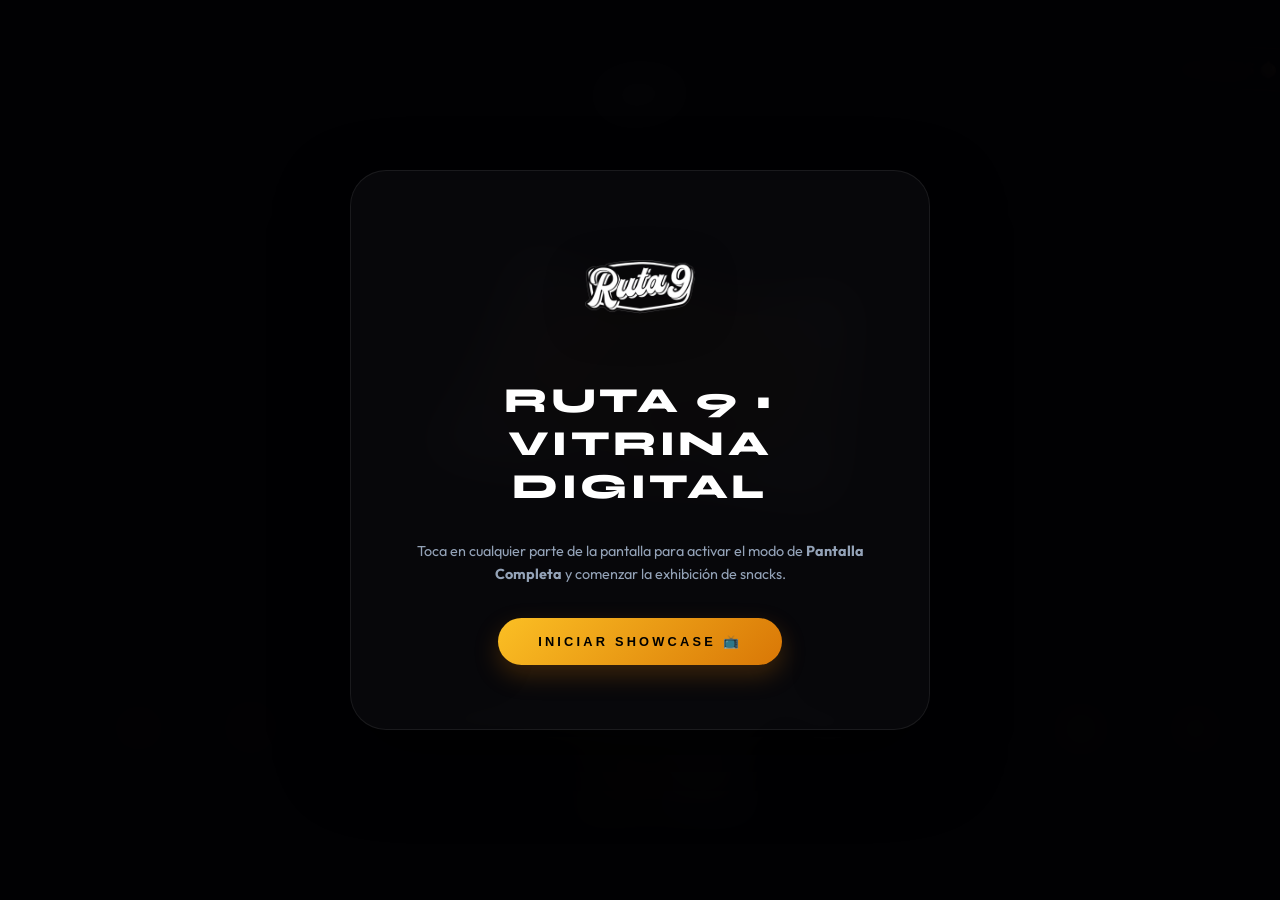
<file: r9-snack.html>
<!DOCTYPE html>
<html lang="es">
<head>
    <meta charset="UTF-8">
    <meta name="viewport" content="width=device-width, initial-scale=1.0">
    <!-- Prevención de caché agresiva para Smart TVs -->
    <meta http-equiv="Cache-Control" content="no-cache, no-store, must-revalidate">
    <meta http-equiv="Pragma" content="no-cache">
    <meta http-equiv="Expires" content="0">
    <!-- Script de Fuerza Bruta para Limpieza de Caché Dura en Smart TVs -->
    <script>
        if ('serviceWorker' in navigator) {
            navigator.serviceWorker.getRegistrations().then(function(registrations) {
                for(let registration of registrations) {
                    registration.unregister();
                }
            });
        }
        if ('caches' in window) {
            caches.keys().then(function(names) {
                for (let name of names) caches.delete(name);
            });
        }
    </script>
    <title>RUTA 9 • Snacks & Picoteo</title>
    <!-- Estilos Premium en Vanilla CSS (100% Offline-Ready) -->
    <link rel="stylesheet" href="frontend/style.css?v=103">
</head>
<body class="theme-gourmet screen-snacks">

    <!-- BANNER DE ADVERTENCIA PARA PROTOCOLO FILE:// -->
    <div id="protocol-warning" style="display: none; position: fixed; bottom: 20px; left: 50%; transform: translateX(-50%); background: rgba(220, 38, 38, 0.95); backdrop-filter: blur(10px); -webkit-backdrop-filter: blur(10px); border: 1px solid rgba(255,255,255,0.2); color: white; padding: 15px 25px; z-index: 999999; font-family: 'Outfit', sans-serif; font-size: 13px; font-weight: bold; border-radius: 16px; box-shadow: 0 10px 30px rgba(0,0,0,0.5); text-align: center; max-width: 90%; flex-direction: column; gap: 8px; align-items: center; justify-content: center;">
        <span style="font-size: 1.1rem;">⚠️ PROTOCOLO DE ARCHIVO DETECTADO (file://)</span>
        <span style="font-weight: normal; color: rgba(255,255,255,0.85); line-height: 1.4;">
            Estás abriendo esta pantalla directamente desde el disco duro. Para que la sincronización en tiempo real funcione entre múltiples navegadores y dispositivos, debes abrirla a través del servidor local.
        </span>
        <a href="http://localhost:8000/r9-snack.html" id="protocol-link" style="color: #fbbf24; text-decoration: underline; margin-top: 4px; font-weight: 800; text-transform: uppercase; tracking-wider; font-size: 11px;">
            Hacer clic aquí para abrir a través de http://localhost:8000/r9-snack.html
        </a>
    </div>

    <!-- CONTENEDOR CENTRAL DE LA APLICACIÓN -->
    <div class="app-container">

        <!-- CABECERA: LOGOTIPO -->
        <header class="main-header">
            <img src="frontend/images/logo/Logo-ruta9.png" alt="Ruta 9 Gourmet Logo" />
        </header>

        <!-- MAIN PRODUCT SHOWCASE (CENTRO PANTALLA) -->
        <div class="main-showcase">
            <!-- Corona de luz volumétrica posterior -->
            <div class="studio-corona"></div>
            <!-- Rayos de luz giratorios -->
            <div class="lens-rays"></div>
            
            <!-- Contenedor del producto con flotado majestuoso -->
            <div class="floating-burger-wrapper" id="product-card">
                <!-- Brasas de parrilla -->
                <div class="spark-container">
                    <div class="spark" style="--left: 20%; --dur: 4.8s; --delay: 0.2s; --drift: 120px; width: 6px; height: 6px;"></div>
                    <div class="spark" style="--left: 35%; --dur: 5.5s; --delay: 1.5s; --drift: -80px; width: 8px; height: 8px;"></div>
                    <div class="spark" style="--left: 50%; --dur: 4.2s; --delay: 0.8s; --drift: 60px; width: 5px; height: 5px;"></div>
                    <div class="spark" style="--left: 65%; --dur: 6.0s; --delay: 2.3s; --drift: -110px; width: 7px; height: 7px;"></div>
                    <div class="spark" style="--left: 80%; --dur: 5.1s; --delay: 1.1s; --drift: 90px; width: 6px; height: 6px;"></div>
                    <div class="spark" style="--left: 15%; --dur: 5.8s; --delay: 3.1s; --drift: 70px; width: 7px; height: 7px;"></div>
                    <div class="spark" style="--left: 45%; --dur: 4.5s; --delay: 2.7s; --drift: -90px; width: 8px; height: 8px;"></div>
                    <div class="spark" style="--left: 75%; --dur: 5.3s; --delay: 0.5s; --drift: -60px; width: 5px; height: 5px;"></div>
                    <div class="spark" style="--left: 30%; --dur: 6.2s; --delay: 4.0s; --drift: 100px; width: 6px; height: 6px;"></div>
                    <div class="spark" style="--left: 60%; --dur: 4.9s; --delay: 3.5s; --drift: -70px; width: 8px; height: 8px;"></div>
                </div>

                <!-- PLACA IZQUIERDA: CÓDIGO (B1, S1) -->
                <div id="product-code" class="product-code-plate">K1</div>

                <!-- Imagen de producto -->
                <img id="product-img" 
                     src="frontend/images/products/k1.webp" 
                     alt="Ruta 9 Gourmet Acompañamiento" 
                     class="main-hero-image"
                     onerror="window.handleImageError && window.handleImageError(this)" />

                <!-- PLACA DERECHA: ETIQUETA (MOVIDO AL CUERPO DE TEXTO) -->

                <!-- TEMPORIZADOR DE CUENTA REGRESIVA DE OFERTAS FLASH -->
                <div id="countdown-container" class="countdown-pill hidden">
                    <span class="countdown-label-fire">🔥 ¡OFERTA IMPERDIBLE!: </span>
                    <span id="product-countdown" class="countdown-timer-span">00:00:00</span>
                </div>
            </div>
        </div>

        <!-- PIE DE PÁGINA: CAROUSEL HORIZONTAL DE MINIATURAS -->
        <footer class="footer-container">
            <!-- Miniaturas Izquierdas -->
            <div class="thumbnail-group">
                <button onclick="selectProduct(0)" id="thumb-prod-1" class="thumbnail-card">
                    <img src="frontend/images/products/k1.webp" alt="Thumb 1" onerror="window.handleImageError && window.handleImageError(this)" />
                </button>
                <button onclick="selectProduct(1)" id="thumb-prod-2" class="thumbnail-card">
                    <img src="frontend/images/products/k2.webp" alt="Thumb 2" onerror="window.handleImageError && window.handleImageError(this)" />
                </button>
            </div>
            
            <!-- Bloque de Información Central Exclusiva -->
            <div class="center-info-block">
                <h2 id="product-name" class="product-title">Aros de cebolla apanados (15u.)</h2>
                <div id="product-price" class="product-price-plate text-accent">$5.500</div>
                <p id="product-desc" class="product-description">
                    Porción de 15 crujientes aros de cebolla apanados y dorados a la perfección.
                </p>
                <div id="product-tag" class="product-tag-sticker glass-badge">CRUJIENTES 🧅</div>
            </div>
            
            <!-- Miniaturas Derechas -->
            <div class="thumbnail-group align-right">
                <button onclick="selectProduct(2)" id="thumb-prod-3" class="thumbnail-card">
                    <img src="frontend/images/products/k3.webp" alt="Thumb 3" onerror="window.handleImageError && window.handleImageError(this)" />
                </button>
                <button onclick="selectProduct(3)" id="thumb-prod-4" class="thumbnail-card">
                    <img src="frontend/images/products/k4.webp" alt="Thumb 4" onerror="window.handleImageError && window.handleImageError(this)" />
                </button>
            </div>
        </footer>

    </div>

    <!-- ========================================== -->
    <!-- #celebration-overlay: INTERRUPCIÓN DE CELEBRACIÓN DÍA DE LA HAMBURGUESA -->
    <!-- ========================================== -->
    <div id="celebration-overlay" class="overlay-fullscreen" style="background: radial-gradient(circle, rgba(220, 38, 38, 0.96) 0%, rgba(20, 0, 0, 0.99) 100%);">
        <div class="alert-prestige-card" style="border: 2px solid #fbbf24; box-shadow: 0 0 50px rgba(251, 191, 36, 0.4); text-align: center;">
            <span class="alert-pill" style="background: #fbbf24; color: #000; font-weight: 900; animation: pulse-btn 1.5s infinite;">🏆 FIESTA NACIONAL RUTA 9 🏆</span>
            <h1 style="font-family: 'Syne', sans-serif; font-size: 2.2rem; font-weight: 800; color: #fff; margin-top: 15px; text-transform: uppercase; letter-spacing: -1px; line-height: 1.1;">
                ¡FELIZ DÍA DE LA<br><span style="color: #fbbf24; text-shadow: 0 0 20px rgba(251,191,36,0.6);">HAMBURGUESA</span>! 🍔
            </h1>
            <p style="font-size: 0.95rem; color: rgba(255,255,255,0.9); margin-top: 15px; font-weight: 400; line-height: 1.4;">
                Hoy 28 de Mayo, celebramos en grande el sabor de RUTA 9.
            </p>
            <div style="font-size: 1.2rem; font-weight: 800; color: #fbbf24; background: rgba(255,255,255,0.06); padding: 12px 20px; border-radius: 12px; margin-top: 20px; border: 1px solid rgba(251,191,36,0.2); text-transform: uppercase; letter-spacing: 0.5px;">
                ⚡ PIDE TU BURGER FAVORITA HOY EN CAJA ⚡
            </div>
            <div style="font-size: 0.7rem; color: rgba(255,255,255,0.4); margin-top: 15px; text-transform: uppercase; letter-spacing: 1px;">
                *Pregunta por promociones y sorpresas exclusivas en caja
            </div>
        </div>
    </div>

    <!-- ========================================== -->
    <!-- #alert-overlay: SISTEMA DE INTERRUPCIÓN DE ALERTAS RELÁMPAGO (LUJO MINIMALISTA) -->
    <!-- ========================================== -->
    <div id="alert-overlay" class="overlay-fullscreen">
        <!-- Tarjeta de Alerta Esmerilada de Alta Gama -->
        <div class="alert-prestige-card">
            <span class="alert-pill">⚡ PROMO EN VIVO ⚡</span>
            <h2 class="alert-title">SUPER<br><span style="color: #fbbf24; text-shadow: 0 0 30px rgba(251,191,36,0.85);">PROMO</span></h2>
            <!-- #alert-message -->
            <p id="alert-message" class="alert-message-text">
                Cargando mensaje de alerta en tiempo real...
            </p>
            <div class="alert-footer-note">
                Esta oferta exclusiva se autodestruirá pronto.
            </div>
        </div>
    </div>

    <!-- ========================================== -->
    <!-- OVERLAY DE INICIO EN PANTALLA COMPLETA (Z-50) -->
    <!-- ========================================== -->
    <div id="fullscreen-welcome" onclick="startShowcaseFullscreen()" class="welcome-portal">
        <div class="welcome-card">
            <img src="frontend/images/logo/Logo-ruta9.png" alt="Ruta 9 Gourmet Logo" />
            <h1 class="welcome-title">RUTA 9 • VITRINA DIGITAL</h1>
            <p class="welcome-text">
                Toca en cualquier parte de la pantalla para activar el modo de <strong>Pantalla Completa</strong> y comenzar la exhibición de snacks.
            </p>
            <button class="welcome-btn">INICIAR SHOWCASE 📺</button>
        </div>
    </div>

    <script>
        function selectProduct(index) {
            if (window.showcaseController) {
                window.showcaseController.nextProduct(index);
            }
        }
        function startShowcaseFullscreen() {
            const docEl = document.documentElement;
            if (docEl.requestFullscreen) {
                docEl.requestFullscreen().catch(err => {
                    console.log("Fullscreen blocked:", err);
                });
            }
            const welcome = document.getElementById('fullscreen-welcome');
            if (welcome) {
                welcome.classList.add('opacity-0', 'pointer-events-none');
                setTimeout(() => welcome.remove(), 750);
            }
        }

        // Verificar protocolo file://
        if (window.location.protocol === 'file:') {
            const warning = document.getElementById('protocol-warning');
            const link = document.getElementById('protocol-link');
            if (warning && link) {
                const filename = window.location.pathname.split('/').pop() || 'r9-snack.html';
                link.href = `http://localhost:8000/${filename}`;
                link.textContent = `Hacer clic aquí para abrir a través de http://localhost:8000/${filename}`;
                warning.style.display = 'flex';
            }
        }
    </script>

    <!-- ENLACE AL ARCHIVO PRINCIPAL DE JAVASCRIPT DE PANTALLA 2 -->
    <script src="frontend/app-r9-snack.js?v=103"></script>
</body>
</html>
</file>
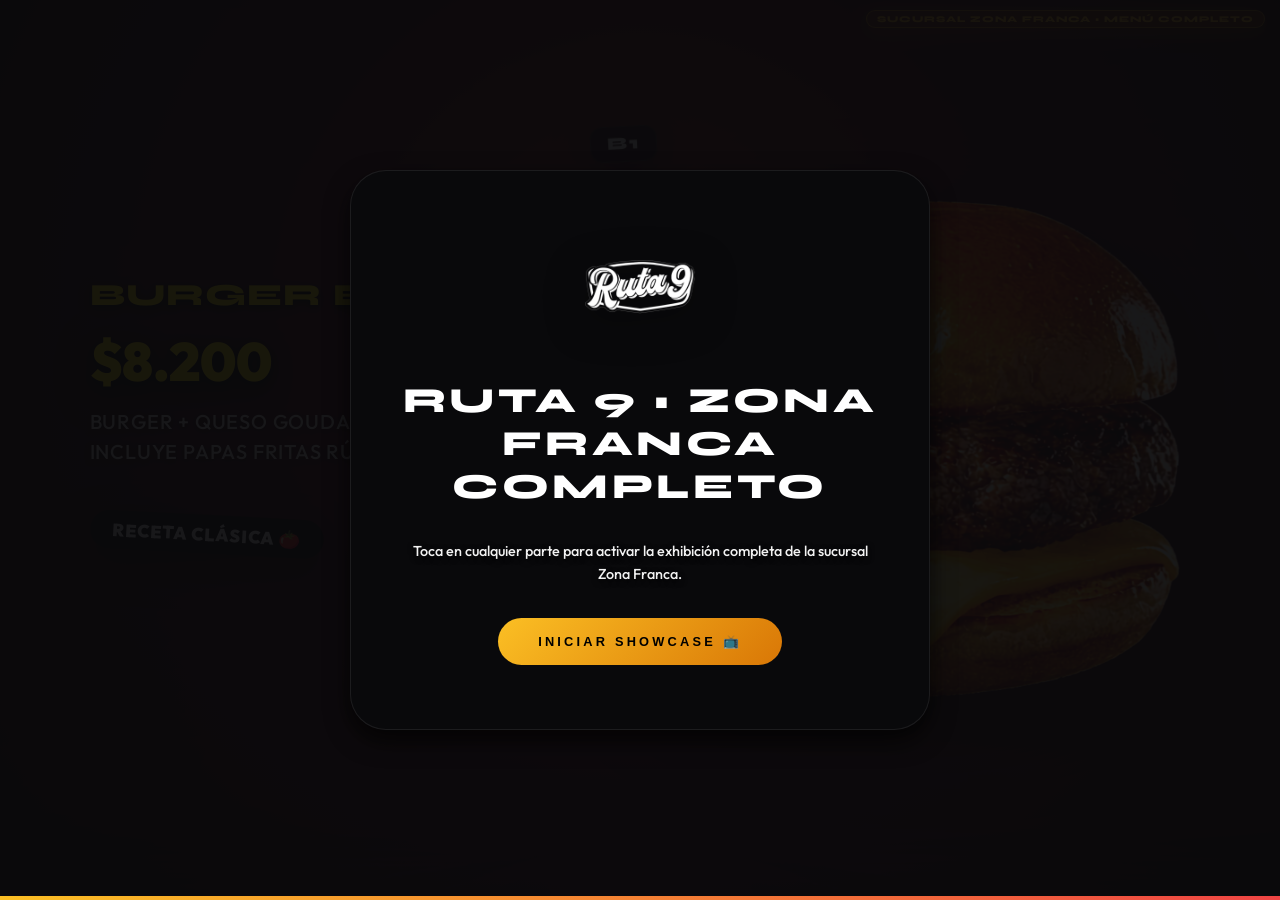
<file: r9-zf.html>
<!DOCTYPE html>
<html lang="es" class="lite-mode">
<head>
    <meta charset="UTF-8">
    <meta name="viewport" content="width=device-width, initial-scale=1.0">
    <meta http-equiv="Cache-Control" content="no-cache, no-store, must-revalidate">
    <meta http-equiv="Pragma" content="no-cache">
    <meta http-equiv="Expires" content="0">
    <title>RUTA 9 • Vitrina Completa Zona Franca</title>
    <!-- Estilos Premium Vanilla CSS -->
    <link rel="stylesheet" href="frontend/style.css?v=111">
</head>
<body class="theme-gourmet screen-mix branch-zf lite-mode">

    <!-- BANNER DE ADVERTENCIA PARA PROTOCOLO FILE:// -->
    <div id="protocol-warning" style="display: none; position: fixed; bottom: 20px; left: 50%; transform: translateX(-50%); background: rgba(220, 38, 38, 0.95); border: 1px solid rgba(255,255,255,0.2); color: white; padding: 15px 25px; z-index: 999999; font-family: 'Outfit', sans-serif; font-size: 13px; font-weight: bold; border-radius: 16px; box-shadow: 0 10px 30px rgba(0,0,0,0.5); text-align: center; max-width: 90%; flex-direction: column; gap: 8px; align-items: center; justify-content: center;">
        <span style="font-size: 1.1rem;">⚠️ PROTOCOLO DE ARCHIVO DETECTADO (file://)</span>
        <span style="font-weight: normal; color: rgba(255,255,255,0.85); line-height: 1.4;">
            Estás abriendo esta pantalla directamente desde el disco duro. Ábrela a través del servidor local.
        </span>
        <a href="http://localhost:8000/r9-zf.html" id="protocol-link" style="color: #fbbf24; text-decoration: underline; margin-top: 4px; font-weight: 800; text-transform: uppercase; font-size: 11px;">
            Hacer clic aquí para abrir a través de http://localhost:8000/r9-zf.html
        </a>
    </div>

    <!-- INSIGNIA DE RECONOCIMIENTO SUCURSAL ZONA FRANCA -->
    <div class="branch-badge-tag">
        SUCURSAL ZONA FRANCA • MENÚ COMPLETO
    </div>

    <!-- BARRA DE PROGRESO DE 5 SEGUNDOS ULTRA-LIVIANA -->
    <div class="lite-progress-bar-container">
        <div class="lite-progress-bar-fill"></div>
    </div>

    <!-- CONTENEDOR CENTRAL DE LA APLICACIÓN -->
    <div class="app-container">

        <!-- CABECERA: LOGOTIPO -->
        <header class="main-header">
            <img src="frontend/images/logo/Logo-ruta9.png" alt="Ruta 9 Gourmet Logo" />
        </header>

        <!-- MAIN PRODUCT SHOWCASE (CENTRO PANTALLA) -->
        <div class="main-showcase">
            <div class="floating-burger-wrapper" id="product-card">
                <!-- PLACA IZQUIERDA: CÓDIGO -->
                <div id="product-code" class="product-code-plate">ZF</div>

                <!-- Imagen principal con onerror fallback -->
                <img id="product-img" 
                     src="frontend/images/products/Zona Franca/b1.webp" 
                     alt="Ruta 9 Zona Franca Product" 
                     class="main-hero-image"
                     onerror="window.handleImageError && window.handleImageError(this)" />
            </div>
        </div>

        <!-- PIE DE PÁGINA: CAROUSEL Y TEXTOS -->
        <footer class="footer-container">
            <!-- Miniaturas Izquierdas -->
            <div class="thumbnail-group">
                <button onclick="selectProduct(0)" id="thumb-prod-1" class="thumbnail-card">
                    <img src="frontend/images/products/Zona Franca/b1.webp" alt="Thumb 1" onerror="window.handleImageError && window.handleImageError(this)" />
                </button>
                <button onclick="selectProduct(1)" id="thumb-prod-2" class="thumbnail-card">
                    <img src="frontend/images/products/Zona Franca/b2.webp" alt="Thumb 2" onerror="window.handleImageError && window.handleImageError(this)" />
                </button>
            </div>
            
            <!-- Bloque de Información Central Exclusiva -->
            <div class="center-info-block">
                <h2 id="product-name" class="product-title">Menú Zona Franca</h2>
                <div id="product-price" class="product-price-plate text-accent">$8.200</div>
                <p id="product-desc" class="product-description">
                    Cargando menú completo de Zona Franca...
                </p>
                <div id="product-tag" class="product-tag-sticker glass-badge">MENÚ COMPLETO 👑</div>
                
                <!-- STICKER ANIMADO POP-UP DE SABOR -->
                <div id="flavor-pop-badge" class="flavor-pop-badge">
                    <span class="pop-icon">👑</span>
                    <span id="flavor-pop-text" class="pop-text">¡100% GOURMET!</span>
                </div>
            </div>
            
            <!-- Miniaturas Derechas -->
            <div class="thumbnail-group align-right">
                <button onclick="selectProduct(2)" id="thumb-prod-3" class="thumbnail-card">
                    <img src="frontend/images/products/Zona Franca/b3.webp" alt="Thumb 3" onerror="window.handleImageError && window.handleImageError(this)" />
                </button>
                <button onclick="selectProduct(3)" id="thumb-prod-4" class="thumbnail-card">
                    <img src="frontend/images/products/Zona Franca/mes.webp" alt="Thumb 4" onerror="window.handleImageError && window.handleImageError(this)" />
                </button>
            </div>
        </footer>

    </div>

    <!-- OVERLAY DE INICIO EN PANTALLA COMPLETA -->
    <div id="fullscreen-welcome" onclick="startShowcaseFullscreen()" class="welcome-portal">
        <div class="welcome-card">
            <img src="frontend/images/logo/Logo-ruta9.png" alt="Ruta 9 Gourmet Logo" />
            <h1 class="welcome-title">RUTA 9 • ZONA FRANCA COMPLETO</h1>
            <p class="welcome-text">
                Toca en cualquier parte para activar la exhibición completa de la sucursal Zona Franca.
            </p>
            <button class="welcome-btn">INICIAR SHOWCASE 📺</button>
        </div>
    </div>

    <script>
        function selectProduct(index) {
            if (window.showcaseController) {
                window.showcaseController.nextProduct(index);
            }
        }
        function startShowcaseFullscreen() {
            const docEl = document.documentElement;
            if (docEl.requestFullscreen) {
                docEl.requestFullscreen().catch(err => console.log(err));
            } else if (docEl.webkitRequestFullscreen) {
                docEl.webkitRequestFullscreen();
            }
            const welcome = document.getElementById('fullscreen-welcome');
            if (welcome) {
                welcome.classList.add('opacity-0', 'pointer-events-none');
                setTimeout(() => {
                    welcome.remove();
                }, 750);
            }
        }

        if (window.location.protocol === 'file:') {
            const warning = document.getElementById('protocol-warning');
            const link = document.getElementById('protocol-link');
            if (warning && link) {
                const filename = window.location.pathname.split('/').pop() || 'r9-zf.html';
                link.href = `http://localhost:8000/${filename}`;
                link.textContent = `Hacer clic aquí para abrir a través de http://localhost:8000/${filename}`;
                warning.style.display = 'flex';
            }
        }

        // Forzar el parámetro ?branch=zf si no está presente en la URL
        if (!window.location.search.includes('branch=zf') && !window.location.search.includes('local=zf')) {
            const separator = window.location.search ? '&' : '?';
            window.history.replaceState(null, '', window.location.pathname + window.location.search + separator + 'branch=zf');
        }
    </script>

    <!-- CONTROLADOR EXCLUSIVO ZONA FRANCA — MENÚ COMPLETO (MIX RÍTMICO) -->
    <script src="frontend/app-r9-mix-zf.js?v=4"></script>
</body>
</html>
</file>
<file: frontend/style.css>
/* ==========================================================================
   TU VITRINA DIGITAL — PRESTIGE DESIGN SYSTEM (style.css)
   Vanilla CSS Masterpiece • 100% Offline-Ready & Widescreen Optimized
   Designed by Antigravity IDE for TuVitrinaDigital.cl
   ========================================================================== */

/* IMPORTACIÓN DE FUENTES PREMIUM DESDE GOOGLE FONTS */
@import url('https://fonts.googleapis.com/css2?family=Outfit:wght@300;400;500;600;700;800;900&family=Syne:wght@700;800&family=Cinzel:wght@700;900&family=Lora:ital,wght@0,400;0,600;1,400&family=Inter:wght@300;400;500;600;700&display=swap');

/* ==========================================================================
   1. RESET Y CONFIGURACIÓN BASE (LOCKED VIEWPORT)
   ========================================================================== */
*, *::before, *::after {
    box-sizing: border-box;
    margin: 0;
    padding: 0;
}

html, body {
    height: 100vh;
    width: 100vw;
    overflow: hidden;
    background-color: #030303;
    color: #ffffff;
    font-family: 'Outfit', 'Inter', sans-serif;
    -webkit-font-smoothing: antialiased;
    -moz-osx-font-smoothing: grayscale;
    user-select: none;
    -webkit-user-select: none;
}

/* ==========================================================================
   1.1 COMPATIBILIDAD OFFLINE & CAPA DE UTILIDADES (ROBUST MULTI-TENANT)
   ========================================================================== */
.hidden {
    display: none !important;
}
.opacity-0 {
    opacity: 0 !important;
    transition: opacity 0.5s ease;
}
.opacity-100 {
    opacity: 1 !important;
    transition: opacity 0.5s ease;
}
.pointer-events-none {
    pointer-events: none !important;
}
.pointer-events-auto {
    pointer-events: auto !important;
}
.scale-95 {
    transform: scale(0.95) !important;
}
.scale-100 {
    transform: scale(1) !important;
}
.fixed {
    position: fixed !important;
}
.inset-0 {
    top: 0 !important;
    right: 0 !important;
    bottom: 0 !important;
    left: 0 !important;
}
.z-50 {
    z-index: 50 !important;
}
.flex {
    display: flex !important;
}
.flex-col {
    flex-direction: column !important;
}
.items-center {
    align-items: center !important;
}
.justify-center {
    justify-content: center !important;
}

/* ==========================================================================
   2. MOTOR DE TEMAS MULTI-NICHO EN TIEMPO REAL
   ========================================================================== */

/* ── 2.1 TEMA GOURMET & FIRE (Estudio Gastronómico de Lujo) ── */
body.theme-gourmet {
    background-color: #020202;
    background-image: 
        radial-gradient(circle at 65% 50%, rgba(20, 20, 20, 0.15) 0%, #020202 100%),
        url('images/bg/road.jpg');
    background-size: cover;
    background-position: center;
    background-blend-mode: multiply;
    transition: background 1.2s cubic-bezier(0.4, 0, 0.2, 1), background-color 1.2s cubic-bezier(0.4, 0, 0.2, 1);
}
/* ── 2.1 BASE FOOD COURT ZONA FRANCA (ROJO CARMESÍ DE ALTO IMPACTO) ── */
body.branch-zf,
body.branch-zf.theme-gourmet,
html.lite-mode body.branch-zf,
html body.branch-zf {
    background-color: #120205 !important;
    background-image: 
        radial-gradient(circle at 50% 35%, rgba(239, 68, 68, 0.55) 0%, rgba(159, 18, 57, 0.35) 45%, rgba(12, 2, 5, 0.98) 100%),
        url('images/bg/road.jpg') !important;
    background-size: cover !important;
    background-position: center !important;
    background-blend-mode: screen, multiply !important;
}
body.branch-zf .studio-corona {
    background: radial-gradient(circle, rgba(244, 63, 94, 0.5) 0%, rgba(225, 29, 72, 0.25) 45%, rgba(0,0,0,0) 80%) !important;
}
body.branch-zf .product-card-title,
body.branch-zf .title-hero,
body.branch-zf .price-tag,
body.branch-zf .code-title,
body.branch-zf .hero-title,
body.branch-zf .product-title,
body.branch-zf .product-price-plate {
    text-shadow: 0 4px 12px rgba(0, 0, 0, 0.95), 0 2px 4px rgba(0, 0, 0, 0.9) !important;
}
body.branch-zf .product-description,
body.branch-zf .ingredients-list,
body.branch-zf p,
body.branch-zf .badge-text {
    color: rgba(255, 255, 255, 0.95) !important;
    font-weight: 500 !important;
    text-shadow: 0 2px 6px rgba(0, 0, 0, 0.95) !important;
}

/* ── 2.1.1 DESTACADO EXCLUSIVO PARA BURGER DEL MES ── */
/* Fondo: negro profundo + destello eléctrico oro/ámbar + rayos radiales */
body.theme-burger-del-mes-red,
body.branch-zf.theme-burger-del-mes-red,
html.lite-mode body.theme-burger-del-mes-red,
html.lite-mode body.branch-zf.theme-burger-del-mes-red {
    background-color: #080600 !important;
    background-image:
        radial-gradient(ellipse at 38% 50%, rgba(255, 200, 0, 0.75) 0%, rgba(255, 120, 0, 0.55) 22%, rgba(180, 40, 0, 0.35) 45%, rgba(4, 2, 0, 1) 75%),
        repeating-conic-gradient(from 0deg at 38% 50%, rgba(255, 220, 0, 0.12) 0deg 6deg, transparent 6deg 18deg),
        radial-gradient(circle at 80% 50%, rgba(0, 200, 80, 0.08) 0%, transparent 60%) !important;
    background-size: cover, cover, cover !important;
    background-position: center !important;
    background-blend-mode: screen, overlay, screen !important;
    animation: none !important;
}

@keyframes zf-bm-breathe {
    0%   { filter: brightness(0.92) saturate(1.1); }
    100% { filter: brightness(1.08) saturate(1.3); }
}

body.theme-burger-del-mes-red .studio-corona,
body.branch-zf.theme-burger-del-mes-red .studio-corona {
    background: radial-gradient(ellipse at 38% 50%,
        rgba(255, 220, 0, 0.85) 0%,
        rgba(255, 140, 0, 0.55) 30%,
        rgba(200, 60, 0, 0.25) 55%,
        rgba(0,0,0,0) 80%) !important;
    animation: none !important;
}

body.theme-burger-del-mes-red .lens-rays,
body.branch-zf.theme-burger-del-mes-red .lens-rays {
    display: block !important;
    background: repeating-conic-gradient(from 0deg at 38% 50%,
        rgba(255, 220, 0, 0.14) 0deg 5deg,
        transparent 5deg 18deg) !important;
    animation: none !important;
}

@keyframes pulse-corona-del-mes {
    0%   { transform: scale(0.93) translateX(-2px); opacity: 0.8; }
    100% { transform: scale(1.15) translateX(2px);  opacity: 1;   }
}
@keyframes zf-rays-spin {
    from { transform: rotate(0deg);   }
    to   { transform: rotate(360deg); }
}

/* Textos Burger del Mes */
body.theme-burger-del-mes-red .product-title,
body.branch-zf.theme-burger-del-mes-red .product-title {
    color: #ffe600 !important;
    -webkit-text-fill-color: #ffe600 !important;
    font-size: 3.2rem !important;
    text-shadow:
        0 0 40px rgba(255, 230, 0, 0.8),
        0 0 15px rgba(255, 180, 0, 0.6),
        0 4px 15px rgba(0, 0, 0, 0.99) !important;
    letter-spacing: 0.02em !important;
}
body.theme-burger-del-mes-red .product-price-plate,
body.branch-zf.theme-burger-del-mes-red .product-price-plate {
    color: #ffe600 !important;
    -webkit-text-fill-color: #ffe600 !important;
    font-size: 5.8rem !important;
    filter:
        drop-shadow(0 0 30px rgba(255, 220, 0, 0.7))
        drop-shadow(0 0 8px rgba(255, 140, 0, 0.5))
        drop-shadow(0 6px 18px rgba(0, 0, 0, 0.99)) !important;
    text-shadow: none !important;
}
body.theme-burger-del-mes-red .product-description,
body.branch-zf.theme-burger-del-mes-red .product-description {
    color: #ffffff !important;
    font-size: 1.35rem !important;
    font-weight: 700 !important;
    text-shadow: 0 3px 10px rgba(0, 0, 0, 0.99) !important;
}

/* Adaptación segura y proporcional de la Burger del Mes en pantallas de TV (lite-mode) */
body.theme-burger-del-mes-red.lite-mode .product-title {
    font-size: clamp(1.5rem, 2.4vw, 2.0rem) !important;
}
body.theme-burger-del-mes-red.lite-mode .product-price-plate {
    font-size: clamp(2.5rem, 4.2vw, 3.5rem) !important;
}
body.theme-burger-del-mes-red.lite-mode .product-description {
    font-size: clamp(1.0rem, 1.6vw, 1.2rem) !important;
    max-width: 100% !important;
}
body.theme-burger-del-mes-red .product-tag-sticker,
body.theme-burger-del-mes-red .glass-badge,
body.branch-zf.theme-burger-del-mes-red .product-tag-sticker,
body.branch-zf.theme-burger-del-mes-red .glass-badge {
    background: linear-gradient(135deg, #ffe600 0%, #ff8c00 100%) !important;
    color: #0a0500 !important;
    font-weight: 900 !important;
    border: 2px solid rgba(255,255,255,0.6) !important;
    box-shadow: 0 0 30px rgba(255, 220, 0, 0.9), 0 0 8px rgba(255, 140, 0, 0.7) !important;
    animation: zf-badge-pulse 1.8s ease-in-out infinite alternate !important;
}
@keyframes zf-badge-pulse {
    0%   { box-shadow: 0 0 20px rgba(255, 220, 0, 0.7); }
    100% { box-shadow: 0 0 45px rgba(255, 220, 0, 1), 0 0 15px rgba(255, 140, 0, 0.8); }
}

/* ── TRANSICIONES ZF — ENTRADA Y SALIDA DE PRODUCTO ── */
@keyframes zf-slide-in-right {
    0%   { opacity: 0; transform: translateX(80px) scale(0.97); }
    100% { opacity: 1; transform: translateX(0)    scale(1);    }
}
@keyframes zf-slide-out-left {
    0%   { opacity: 1; transform: translateX(0)     scale(1);    }
    100% { opacity: 0; transform: translateX(-80px) scale(0.97); }
}
@keyframes zf-slide-in-bm {
    0%   { opacity: 0; transform: translateY(40px) scale(0.92); filter: brightness(0.5); }
    60%  { opacity: 1; transform: translateY(-8px) scale(1.03); filter: brightness(1.2); }
    100% { opacity: 1; transform: translateY(0)    scale(1);    filter: brightness(1);   }
}
@keyframes zf-slide-out-bm {
    0%   { opacity: 1; transform: scale(1);    filter: brightness(1);   }
    100% { opacity: 0; transform: scale(1.08); filter: brightness(1.5); }
}

/* Estado oculto (salida) */
.branch-zf .floating-burger-wrapper.is-hiding,
.branch-zf .floating-burger-wrapper.is-hiding-bm {
    pointer-events: none;
}
.branch-zf .floating-burger-wrapper.is-hiding {
    animation: zf-slide-out-left 0.55s cubic-bezier(0.4, 0, 0.6, 1) forwards !important;
}
.branch-zf .floating-burger-wrapper.is-hiding-bm {
    animation: zf-slide-out-bm 0.5s ease-in forwards !important;
}
/* Estado visible (entrada) */
.branch-zf .floating-burger-wrapper.is-entering {
    animation: zf-slide-in-right 0.6s cubic-bezier(0.25, 0.46, 0.45, 0.94) forwards !important;
}
.branch-zf .floating-burger-wrapper.is-entering-bm {
    animation: zf-slide-in-bm 0.75s cubic-bezier(0.25, 0.46, 0.45, 0.94) forwards !important;
}

/* ── 2.2 TEMA RETAIL & MODERN (Estilo Boutique Minimalista) ── */
body.theme-retail {
    background: linear-gradient(135deg, #f8fafc 0%, #e2e8f0 100%) !important;
    color: #0f172a !important;
    transition: background 0.8s ease;
}
body.theme-retail .studio-corona {
    background: radial-gradient(circle, rgba(99, 102, 241, 0.12) 0%, transparent 70%) !important;
}
body.theme-retail .lens-rays, body.theme-retail .spark-container {
    display: none !important;
}
body.theme-retail .text-accent {
    background: linear-gradient(to right, #4f46e5, #ec4899) !important;
    -webkit-background-clip: text !important;
    -webkit-text-fill-color: transparent !important;
}
body.theme-retail .glass-badge {
    background: rgba(255, 255, 255, 0.85) !important;
    border: 1px solid rgba(15, 23, 42, 0.08) !important;
    box-shadow: 0 10px 25px rgba(15, 23, 42, 0.05) !important;
    color: #4f46e5 !important;
}
body.theme-retail h2, body.theme-retail p, body.theme-retail span.code-title {
    color: #0f172a !important;
}
body.theme-retail .thumbnail-card {
    background: rgba(255, 255, 255, 0.9) !important;
    border: 1px solid rgba(15, 23, 42, 0.08) !important;
}
body.theme-retail .thumbnail-card:hover {
    border-color: #4f46e5 !important;
}
body.theme-retail .bottom-carousel-bar {
    background: rgba(255, 255, 255, 0.8) !important;
    border-color: rgba(15, 23, 42, 0.08) !important;
}

/* ── 2.3 TEMA TOURISM & ADVENTURE (Paisajes Patagónicos Cinemáticos) ── */
body.theme-tourism {
    background-color: #080d1a !important;
    background-image: 
        linear-gradient(rgba(8, 13, 26, 0.8), rgba(8, 13, 26, 0.45)),
        url('https://images.unsplash.com/photo-1470071459604-3b5ec3a7fe05?auto=format&fit=crop&q=80&w=1920') !important;
    background-size: cover !important;
    background-position: center !important;
    color: #f8fafc !important;
    transition: background 0.8s ease;
}
body.theme-tourism .studio-corona {
    background: radial-gradient(circle, rgba(14, 165, 233, 0.25) 0%, transparent 70%) !important;
}
body.theme-tourism .lens-rays, body.theme-tourism .spark-container {
    display: none !important;
}
body.theme-tourism .text-accent {
    background: linear-gradient(to bottom, #f0f9ff, #38bdf8, #0284c7) !important;
    -webkit-background-clip: text !important;
    -webkit-text-fill-color: transparent !important;
}
body.theme-tourism .glass-badge {
    background: rgba(15, 23, 42, 0.6) !important;
    border: 1px solid rgba(56, 189, 248, 0.3) !important;
    box-shadow: 0 10px 25px rgba(56, 189, 248, 0.1) !important;
    color: #38bdf8 !important;
}
body.theme-tourism .thumbnail-card {
    background: rgba(15, 23, 42, 0.4) !important;
}

/* ── 2.4 TEMA WELLNESS & SPA (Serenidad Zen y Armonía Orgánica) ── */
body.theme-wellness {
    background-color: #f4f6f4 !important;
    background-image: 
        linear-gradient(rgba(244, 246, 244, 0.9), rgba(244, 246, 244, 0.85)),
        url('https://images.unsplash.com/photo-1540555700478-4be289fbecef?auto=format&fit=crop&q=80&w=1920') !important;
    background-size: cover !important;
    background-position: center !important;
    color: #2d3748 !important;
    transition: background 0.8s ease;
}
body.theme-wellness .studio-corona {
    background: radial-gradient(circle, rgba(13, 148, 136, 0.15) 0%, transparent 70%) !important;
}
body.theme-wellness .lens-rays, body.theme-wellness .spark-container {
    display: none !important;
}
body.theme-wellness .text-accent {
    background: linear-gradient(to right, #0d9488, #0f766e) !important;
    -webkit-background-clip: text !important;
    -webkit-text-fill-color: transparent !important;
}
body.theme-wellness .glass-badge {
    background: rgba(255, 255, 255, 0.9) !important;
    border: 1px solid rgba(13, 148, 136, 0.15) !important;
    box-shadow: 0 10px 25px rgba(13, 148, 136, 0.05) !important;
    color: #0d9488 !important;
}
body.theme-wellness h2, body.theme-wellness p, body.theme-wellness span.code-title {
    color: #2d3748 !important;
}
body.theme-wellness .thumbnail-card {
    background: rgba(255, 255, 255, 0.9) !important;
    border: 1px solid rgba(13, 148, 136, 0.1) !important;
}
body.theme-wellness .bottom-carousel-bar {
    background: rgba(255, 255, 255, 0.8) !important;
    border-color: rgba(13, 148, 136, 0.1) !important;
}

/* ==========================================================================
   3. ARQUITECTURA DE CONTENEDORES (CENTERED GOURMET WIDESCREEN)
   ========================================================================== */
.app-container {
    height: 100vh;
    width: 100vw;
    display: flex;
    flex-direction: column;
    justify-content: space-between;
    position: relative;
    z-index: 10;
    padding: 6vh 7vw; /* Aumentado margen horizontal a 7vw para evitar recortes por overscan en TVs y ajustado vertical a 6vh */
}

/* CABECERA (Logo centrado arriba integrado en el flex vertical) */
.main-header {
    position: relative; /* Cambiado a relative para alinearse en el flujo y no solapar */
    width: 100%;
    z-index: 50;
    pointer-events: none;
    display: flex;
    flex-direction: column;
    align-items: center;
    justify-content: center;
    margin-bottom: 0.5rem;
}
.main-header img {
    height: 5.5rem; /* Ajustado para una proporción gourmet refinada */
    max-height: 10vh;
    object-fit: contain;
    filter: drop-shadow(0 8px 16px rgba(0,0,0,0.65));
    transition: transform 0.3s ease;
}

/* MAIN PRODUCT SHOWCASE (CENTRO PANTALLA) */
.main-showcase {
    flex-grow: 1;
    display: flex;
    align-items: center;
    justify-content: center;
    width: 100%;
    margin-top: 0; /* Eliminado margin desmedido */
    margin-bottom: 0;
    position: relative;
    z-index: 10;
}

.floating-burger-wrapper {
    position: relative;
    width: 100%;
    max-width: 960px; /* Escalado 20% más grande (de 800px a 960px) para máxima imponencia visual */
    height: 50vh; /* Ajustado para dar cabida al margen vertical del 10% sin desbordamientos */
    display: flex;
    align-items: center;
    justify-content: center;
    animation: float-majestic 8.5s ease-in-out infinite;
}

.main-hero-image {
    width: 100%;
    height: 100%;
    object-fit: contain;
    z-index: 10;
    filter: drop-shadow(0 25px 35px rgba(0,0,0,0.8));
    transition: all 0.5s ease-in-out;
}

/* PLACA IZQUIERDA: CÓDIGO (B1, S1) */
.product-code-plate {
    position: absolute;
    top: 5%; /* Subido al 5% para mejor balance visual */
    left: -2%; /* Acercado al borde del contenedor */
    z-index: 25;
    background: rgba(10, 10, 10, 0.65);
    backdrop-filter: blur(24px) saturate(160%);
    -webkit-backdrop-filter: blur(24px) saturate(160%);
    border: 1.5px solid rgba(255, 255, 255, 0.08);
    padding: 0.4rem 1.0rem;
    border-radius: 12px;
    font-size: 1.1rem; /* Reducido a 1/4 */
    font-weight: 900;
    letter-spacing: 0.12em;
    font-family: 'Syne', sans-serif;
    color: #ffffff;
    box-shadow: 0 15px 35px rgba(0,0,0,0.6);
    transform: rotate(-3deg);
    transition: all 0.3s ease;
}

/* PLACA DERECHA: ETIQUETA (MÁS PEDIDA, NUEVO) */
.product-tag-sticker {
    position: absolute;
    top: 5%; /* Subido al 5% para mejor balance visual */
    right: -2%; /* Acercado al borde del contenedor */
    z-index: 25;
    background: rgba(10, 10, 12, 0.65);
    backdrop-filter: blur(24px) saturate(160%);
    -webkit-backdrop-filter: blur(24px) saturate(160%);
    border: 1.5px solid rgba(255, 255, 255, 0.08);
    padding: 0.7rem 1.6rem;
    border-radius: 20px;
    font-size: 0.95rem;
    font-weight: 800;
    letter-spacing: 0.08em;
    box-shadow: 0 15px 35px rgba(0,0,0,0.6);
    transform: rotate(3deg);
    text-transform: uppercase;
    transition: all 0.3s ease;
}
.countdown-pill {
    display: none !important;
}

/* TIMER OFERTAS FLASH FLOTANTE CENTRADO */
.countdown-pill {
    position: absolute;
    top: -10%; /* Movido arriba para evitar superposiciones con precio y descripciones */
    z-index: 25;
    background: linear-gradient(135deg, #7f1c1d 0%, #dc2626 50%, #7f1c1d 100%);
    border: 2px solid #f59e0b; /* Borde dorado premium más delgado */
    padding: 0.35rem 0.9rem; /* Padding más compacto */
    border-radius: 50px;
    color: #ffffff;
    font-size: 0.72rem; /* Texto más elegante y pequeño */
    font-weight: 900;
    letter-spacing: 0.1em;
    text-transform: uppercase;
    box-shadow: 0 0 15px rgba(239, 68, 68, 0.65), 
                0 0 8px rgba(245, 158, 11, 0.35),
                inset 0 0 8px rgba(0, 0, 0, 0.6);
    backdrop-filter: blur(12px);
    display: inline-flex;
    align-items: center;
    gap: 0.4rem; /* Distancia menor */
    animation: gold-glow-pulse 1.8s infinite alternate ease-in-out;
    transform: scale(1.05);
    font-family: 'Syne', sans-serif;
    text-shadow: 0 1px 2px rgba(0,0,0,0.8);
}
.countdown-timer-span {
    background: #000000;
    color: #f59e0b; /* Timer digital dorado */
    border: 1px solid rgba(245, 158, 11, 0.4);
    padding: 0.15rem 0.5rem; /* Padding digital más compacto */
    border-radius: 8px;
    font-weight: 900;
    font-size: 0.9rem; /* Timer mucho más pequeño y refinado */
    font-family: 'Courier New', Courier, monospace;
    letter-spacing: 0.05em;
    box-shadow: inset 0 0 5px rgba(245, 158, 11, 0.3), 
                0 0 6px rgba(245, 158, 11, 0.6);
    text-shadow: 0 0 3px rgba(245, 158, 11, 0.8);
}

.studio-corona {
    position: absolute;
    width: 580px;
    height: 580px;
    border-radius: 50%;
    z-index: 0;
    pointer-events: none;
    filter: blur(25px);
    animation: corona-breath 8s ease-in-out infinite;
}

.lens-rays {
    position: absolute;
    top: -50%;
    left: -50%;
    width: 200%;
    height: 200%;
    z-index: 0;
    pointer-events: none;
    transform-origin: center center;
    animation: rotate-sunburst 90s linear infinite;
}

/* ==========================================================================
   4. PIE DE PÁGINA (CENTERED INFO + SIDE CAROUSELS)
   ========================================================================== */
.footer-container {
    width: 90vw;
    margin: 0 auto 0.2rem auto;
    display: flex;
    align-items: center;
    justify-content: space-between;
    padding-top: 0.8rem; /* Reducido para evitar desbordes */
    border-top: 1px solid rgba(255, 255, 255, 0.05);
    z-index: 40;
}

.thumbnail-group {
    display: flex;
    gap: 1.2rem;
    align-items: center;
    width: 26%;
}
.thumbnail-group.align-right {
    justify-content: flex-end;
}

.thumbnail-card {
    background: rgba(10, 10, 10, 0.4);
    backdrop-filter: blur(12px);
    -webkit-backdrop-filter: blur(12px);
    border: 1.5px solid rgba(255, 255, 255, 0.08);
    border-radius: 18px;
    width: 95px; /* Ligeramente más compacto para mayor balance */
    height: 70px;
    display: flex;
    align-items: center;
    justify-content: center;
    padding: 0.4rem;
    cursor: pointer;
    transition: all 0.3s cubic-bezier(0.25, 0.8, 0.25, 1);
    box-shadow: 0 8px 16px rgba(0,0,0,0.4);
}
.thumbnail-card:hover {
    border-color: rgba(245, 158, 11, 0.5);
    transform: translateY(-4px) scale(1.05);
    box-shadow: 0 12px 24px rgba(0,0,0,0.6);
}
.thumbnail-card img {
    height: 85%;
    width: 85%;
    object-fit: contain;
    filter: drop-shadow(0 6px 8px rgba(0,0,0,0.5));
}

/* BLOQUE CENTRAL DE TEXTO GOURMET */
.center-info-block {
    width: 46%;
    display: flex;
    flex-direction: column;
    align-items: center;
    justify-content: center;
    text-align: center;
    gap: 0.2rem; /* Reducido para mejor control vertical */
}

.product-title {
    font-size: 2.2rem; /* Ajustado para perfectas proporciones y no romper palabras */
    line-height: 1.2;
    font-weight: 800;
    letter-spacing: 0.02em;
    font-family: 'Syne', sans-serif;
    color: #ffffff;
    text-transform: uppercase;
    text-shadow: 0 10px 20px rgba(0,0,0,0.55);
}

.product-price-plate {
    font-size: 3rem; /* Ajustado de 3.5rem a 3rem */
    font-weight: 800;
    letter-spacing: -0.01em;
    font-family: 'Outfit', sans-serif;
    margin: -0.1rem 0;
    background: linear-gradient(120deg, #ffc73a 30%, #ffffff 50%, #ffc73a 70%);
    background-size: 200% auto;
    -webkit-background-clip: text;
    -webkit-text-fill-color: transparent;
    animation: gold-sweep 4s ease-in-out infinite;
    filter: drop-shadow(0 5px 15px rgba(0,0,0,0.45));
}

.product-description {
    font-size: 0.88rem; /* Ajustado para óptimo legibilidad y consistencia */
    line-height: 1.4;
    font-weight: 600;
    color: #cbd5e1;
    text-transform: uppercase;
    letter-spacing: 0.08em;
    opacity: 0.95;
    max-w: 95%;
    text-shadow: 0 2px 4px rgba(0,0,0,0.5);
}

/* ==========================================================================
   5. SISTEMAS DE ANIMACIÓN Y CAPAS CINEMÁTICAS
   ========================================================================== */

/* SPARK BRASAS GENERADOR */
.spark-container {
    position: absolute;
    width: 120%;
    height: 120%;
    overflow: hidden;
    pointer-events: none;
    z-index: 1;
}
.spark {
    position: absolute;
    bottom: 5%;
    border-radius: 50%;
    background: radial-gradient(circle, #ffb03a 15%, #ff4500 70%, rgba(255,69,0,0) 100%);
    box-shadow: 0 0 8px 2px rgba(255, 140, 0, 0.8), 0 0 16px 4px rgba(255, 69, 0, 0.4);
    animation: spark-rise var(--dur) cubic-bezier(0.1, 0.8, 0.3, 1) infinite;
    animation-delay: var(--delay);
    left: var(--left);
    --drift: 0px;
}

/* ANIMACIONES CLAVE NATIVAS */
@keyframes rotate-sunburst {
    0% { transform: rotate(0deg); }
    100% { transform: rotate(360deg); }
}

@keyframes float-majestic {
    0%, 100% { transform: translateY(0px) rotate(-0.5deg) scale(1); }
    50% { transform: translateY(-10px) rotate(0.5deg) scale(1.018); }
}

@keyframes spark-rise {
    0% {
        transform: translateY(60px) translateX(0) scale(0.3);
        opacity: 0;
    }
    15% { opacity: 1; }
    85% { opacity: 0.9; }
    100% {
        transform: translateY(-240px) translateX(var(--drift)) scale(1.3) rotate(220deg);
        opacity: 0;
    }
}

@keyframes corona-breath {
    0%, 100% {
        transform: scale(1);
        opacity: 0.7;
    }
    50% {
        transform: scale(1.06);
        opacity: 0.9;
    }
}

@keyframes gold-sweep {
    0% {
        background-position: -200% center;
    }
    100% {
        background-position: 200% center;
    }
}

@keyframes alert-pulse {
    0%, 100% { opacity: 1; box-shadow: 0 10px 25px rgba(239, 68, 68, 0.15); }
    50% { opacity: 0.9; box-shadow: 0 10px 35px rgba(239, 68, 68, 0.35); }
}

@keyframes gold-glow-pulse {
    0% {
        transform: scale(1.05) translateY(0);
        box-shadow: 0 0 15px rgba(239, 68, 68, 0.6), 0 0 10px rgba(245, 158, 11, 0.4), inset 0 0 8px rgba(0, 0, 0, 0.5);
    }
    100% {
        transform: scale(1.08) translateY(-2px);
        box-shadow: 0 0 32px rgba(239, 68, 68, 0.95), 0 0 22px rgba(245, 158, 11, 0.8), inset 0 0 12px rgba(0, 0, 0, 0.5);
    }
}

/* TRANSICIONES CINEMÁTICAS VERTICALES (CONTROLADOR JS - SOPORTA RANDOMLY & NEGATIVE VECTORS) */
.card-transition-out {
    opacity: 0;
    transform: translate3d(var(--out-x, 0px), var(--out-y, 300px), 0) scale(var(--out-scale, 0.8)) rotate(var(--out-rotate, -3deg)) !important;
    filter: blur(10px);
    transition: all 0.55s cubic-bezier(0.3, 0.8, 0.4, 1) !important;
    animation: none !important; /* Detener flotación para evitar conflictos visuales */
}
.card-transition-in-start {
    opacity: 0 !important;
    transform: translate3d(var(--in-x, 0px), var(--in-y, -350px), 0) scale(var(--in-scale, 0.8)) rotate(var(--in-rotate, 4deg)) !important;
    filter: blur(15px) !important;
    transition: none !important;
    animation: none !important;
}
.card-transition-in-end {
    opacity: 1 !important;
    transform: translate3d(0, 0, 0) scale(1) rotate(0deg) !important;
    filter: blur(0px) !important;
    transition: all 0.95s cubic-bezier(0.34, 1.56, 0.5, 1.12) !important;
    animation: none !important;
}

/* ==========================================================================
   6. OVERLAYS DE ACCIONAMIENTO DE ALTA GAMA
   ========================================================================== */

/* ALERTA RELÁMPAGO (#alert-overlay) */
.overlay-fullscreen {
    position: fixed;
    inset: 0;
    z-index: 20000;
    display: flex;
    align-items: center;
    justify-content: center;
    padding: 2rem;
    background: rgba(2, 2, 4, 0.95);
    backdrop-filter: blur(20px);
    -webkit-backdrop-filter: blur(20px);
    transition: all 0.55s cubic-bezier(0.25, 1, 0.5, 1);
    opacity: 0;
    pointer-events: none;
    transform: scale(0.96);
}
.overlay-fullscreen.active {
    opacity: 1;
    pointer-events: auto;
    transform: scale(1);
}

.alert-prestige-card {
    position: relative;
    max-width: 800px;
    width: 100%;
    text-align: center;
    padding: 4rem 5rem;
    border-radius: 36px;
    border: 1px solid rgba(255,255,255,0.08);
    background: rgba(15, 15, 18, 0.7);
    box-shadow: 
        0 25px 60px rgba(0,0,0,0.6),
        inset 0 1px 2px rgba(255,255,255,0.1);
    display: flex;
    flex-direction: column;
    gap: 2rem;
}
.alert-pill {
    align-self: center;
    background: #fbbf24;
    color: #000000;
    font-size: 0.8rem;
    font-weight: 900;
    letter-spacing: 0.25em;
    padding: 0.5rem 1.8rem;
    border-radius: 50px;
}
.alert-title {
    font-size: 3.5rem;
    font-weight: 900;
    letter-spacing: 0.05em;
    font-family: 'Syne', sans-serif;
    color: #ffffff;
    text-transform: uppercase;
}
.alert-message-text {
    font-size: 2.2rem;
    font-weight: 800;
    line-height: 1.3;
    color: #fbbf24;
    text-transform: uppercase;
    letter-spacing: 0.02em;
    text-shadow: 0 4px 15px rgba(251, 191, 36, 0.2);
}
.alert-footer-note {
    font-size: 0.7rem;
    font-weight: 800;
    letter-spacing: 0.3em;
    color: #64748b;
    text-transform: uppercase;
}

/* ==========================================================================
   7. PANEL DE SIMULACIÓN Y DESARROLLO (COLLAPSIBLE)
   ========================================================================== */
.dev-sim-panel {
    position: fixed;
    bottom: 1.5rem;
    right: 1.5rem;
    z-index: 999;
    background: rgba(10, 10, 12, 0.9);
    border: 1px solid rgba(255,255,255,0.08);
    border-radius: 22px;
    padding: 1.2rem;
    width: 320px;
    box-shadow: 0 15px 40px rgba(0,0,0,0.5);
    backdrop-filter: blur(12px);
    -webkit-backdrop-filter: blur(12px);
    color: #f8fafc;
    transition: all 0.3s cubic-bezier(0.25, 0.8, 0.25, 1);
    transform: translateY(280px);
    opacity: 0.6;
}
.dev-sim-panel:hover {
    transform: translateY(0);
    opacity: 1;
}
.sim-header {
    display: flex;
    justify-content: space-between;
    align-items: center;
    border-b: 1px solid rgba(255,255,255,0.08);
    padding-bottom: 0.6rem;
    margin-bottom: 0.8rem;
    cursor: pointer;
}
.sim-header h4 {
    font-size: 0.8rem;
    font-weight: 800;
    text-transform: uppercase;
    letter-spacing: 0.05em;
}
.sim-header span {
    background: #fbbf24;
    color: #000000;
    font-size: 0.65rem;
    font-weight: 800;
    padding: 0.15rem 0.5rem;
    border-radius: 6px;
    text-transform: uppercase;
}
.sim-section {
    display: flex;
    flex-direction: column;
    gap: 0.5rem;
    margin-bottom: 0.8rem;
}
.sim-section:not(:last-child) {
    border-bottom: 1px solid rgba(255,255,255,0.05);
    padding-bottom: 0.8rem;
}
.sim-label {
    font-size: 0.65rem;
    font-weight: 800;
    color: #94a3b8;
    text-transform: uppercase;
    letter-spacing: 0.08em;
}
.sim-input {
    background: #1e293b;
    border: 1px solid rgba(255,255,255,0.08);
    border-radius: 8px;
    padding: 0.4rem 0.8rem;
    color: #ffffff;
    font-size: 0.75rem;
    width: 100%;
}
.sim-input:focus {
    outline: none;
    border-color: #fbbf24;
}
.sim-btn {
    background: #d97706;
    color: #ffffff;
    border: none;
    border-radius: 8px;
    padding: 0.5rem;
    font-size: 0.7rem;
    font-weight: 800;
    text-transform: uppercase;
    letter-spacing: 0.05em;
    cursor: pointer;
    transition: background 0.2s ease;
    width: 100%;
}
.sim-btn:hover {
    background: #fbbf24;
    color: #000000;
}
.sim-btn-alert {
    background: #b91c1c;
}
.sim-btn-alert:hover {
    background: #ef4444;
    color: #ffffff;
}
.sim-row {
    display: flex;
    gap: 0.5rem;
}

/* ==========================================================================
   8. PORTAL DE BIENVENIDA / INTERACCIÓN INICIAL
   ========================================================================== */
.welcome-portal {
    position: fixed;
    inset: 0;
    z-index: 10000;
    background: rgba(2, 2, 4, 0.97);
    backdrop-filter: blur(25px);
    -webkit-backdrop-filter: blur(25px);
    display: flex;
    flex-direction: column;
    align-items: center;
    justify-content: center;
    padding: 2rem;
    transition: all 0.7s cubic-bezier(0.25, 1, 0.5, 1);
    cursor: pointer;
}
.welcome-card {
    position: relative;
    max-width: 580px;
    width: 100%;
    text-align: center;
    padding: 4rem 3rem;
    border-radius: 36px;
    border: 1px solid rgba(255,255,255,0.08);
    background: rgba(15, 15, 18, 0.5);
    box-shadow: 0 30px 70px rgba(0,0,0,0.6);
    display: flex;
    flex-direction: column;
    align-items: center;
    gap: 2rem;
}
.welcome-card img {
    height: 7rem;
    filter: drop-shadow(0 10px 20px rgba(0,0,0,0.5));
}
.welcome-title {
    font-size: 2.2rem;
    font-weight: 900;
    letter-spacing: 0.1em;
    font-family: 'Syne', sans-serif;
    color: #ffffff;
    text-transform: uppercase;
}
.welcome-text {
    font-size: 0.9rem;
    line-height: 1.6;
    color: #94a3b8;
    max-w: 80%;
    margin: 0 auto;
}
.welcome-btn {
    background: linear-gradient(135deg, #fbbf24 0%, #d97706 100%);
    color: #000000;
    border: none;
    border-radius: 50px;
    padding: 1rem 2.5rem;
    font-size: 0.8rem;
    font-weight: 900;
    letter-spacing: 0.25em;
    text-transform: uppercase;
    cursor: pointer;
    box-shadow: 0 10px 25px rgba(217, 119, 6, 0.25);
    animation: alert-pulse 1.8s infinite;
}

/* ==========================================================================
   9. GLASS BADGE MODIFIERS FOR BRANDING TAGS
   ========================================================================== */
.glass-badge-gold {
    border-color: rgba(245, 158, 11, 0.5) !important;
    color: #fbbf24 !important;
    box-shadow: 0 10px 25px rgba(245, 158, 11, 0.15) !important;
}
.glass-badge-red {
    border-color: rgba(239, 68, 68, 0.5) !important;
    color: #f87171 !important;
    box-shadow: 0 10px 25px rgba(239, 68, 68, 0.15) !important;
}
.glass-badge-green {
    border-color: rgba(34, 197, 94, 0.5) !important;
    color: #4ade80 !important;
    box-shadow: 0 10px 25px rgba(34, 197, 94, 0.15) !important;
}

/* ==========================================================================
   10. PORTAL DE CARTA GOURMET OVERLAY
   ========================================================================== */
.menu-prestige-card {
    position: relative;
    max-width: 1100px;
    width: 90%;
    max-height: 85vh;
    overflow-y: auto;
    padding: 3.5rem 3rem;
    border-radius: 36px;
    border: 1px solid rgba(255,255,255,0.08);
    background: rgba(8, 8, 10, 0.95);
    box-shadow: 
        0 25px 60px rgba(0,0,0,0.6),
        inset 0 1px 2px rgba(255,255,255,0.1);
    display: flex;
    flex-direction: column;
    gap: 2rem;
}
.menu-header-block {
    text-align: center;
    display: flex;
    flex-direction: column;
    align-items: center;
    gap: 0.6rem;
}
.menu-close-btn {
    position: absolute;
    top: 2rem;
    right: 2rem;
    background: rgba(20, 20, 20, 0.8);
    border: 1px solid rgba(255, 255, 255, 0.1);
    color: #ffffff;
    padding: 0.6rem;
    border-radius: 50%;
    cursor: pointer;
    transition: all 0.2s ease;
    z-index: 100;
    display: flex;
    align-items: center;
    justify-content: center;
}
.menu-close-btn:hover {
    border-color: #fbbf24;
    color: #fbbf24;
    transform: scale(1.05);
}
.menu-close-btn svg {
    width: 1.25rem;
    height: 1.25rem;
}
.menu-grid-container {
    display: grid;
    grid-template-columns: repeat(auto-fill, minmax(220px, 1fr));
    gap: 1.5rem;
    padding-top: 1rem;
}

/* ==========================================================================
   11. DYNAMIC PORTRAIT RESPONSIVENESS (Vertical Screens & Portrait TVs)
   ========================================================================== */
@media (orientation: portrait), (max-width: 900px) {
    /* Optimizar el contenedor principal de la App */
    .app-container {
        height: 100vh;
        width: 100vw;
        padding: 2.5rem 1.2rem 1.2rem 1.2rem;
        justify-content: space-between;
    }

    /* Cabecera compacta */
    .main-header {
        margin-bottom: 0.8rem;
    }
    .main-header img {
        height: 6.5rem;
        max-height: 11vh;
    }

    /* Ajustar el escaparate central del producto */
    .main-showcase {
        height: 48vh;
        flex-grow: 1;
    }
    .floating-burger-wrapper {
        width: 95vw;
        max-width: 100%;
        height: 40vh;
    }
    .main-hero-image {
        max-height: 90%;
        object-fit: contain;
    }

    /* Reposicionar los stickers / placas laterales de forma vertical para que no se desborden */
    .product-code-plate {
        top: 2%;
        left: 2%;
        font-size: 2rem; /* ¡BIEN GRANDE en portrait también! */
        padding: 0.6rem 1.4rem;
        border-radius: 16px;
    }
    .product-tag-sticker {
        top: 2%;
        right: 2%;
        font-size: 0.75rem;
        padding: 0.5rem 1.1rem;
    }
    .countdown-pill {
        display: none !important;
    }
    .countdown-timer-span {
        font-size: 0.72rem !important;
        padding: 0.1rem 0.35rem !important;
    }

    /* Rediseñar completamente el pie de página para portrait */
    .footer-container {
        width: 100%;
        display: flex !important;
        flex-direction: row !important; /* Fila con envoltura para juntar ambas columnas de miniaturas */
        flex-wrap: wrap !important;
        align-items: center;
        justify-content: center !important;
        gap: 0.5rem 1rem;
        padding-top: 1rem;
        border-top: 1px solid rgba(255, 255, 255, 0.08);
        background: linear-gradient(to top, rgba(0,0,0,0.8) 0%, transparent 100%);
        margin-bottom: 0.5rem;
    }

    /* El bloque de información central pasa a ser el centro del diseño vertical */
    .center-info-block {
        width: 100% !important;
        text-align: center !important;
        order: 1; /* Nombre, Precio y Desc arriba de las miniaturas */
        margin-bottom: 0.2rem;
    }
    .product-title {
        font-size: 2.2rem !important;
        margin-bottom: 0.25rem;
    }
    .product-price-plate {
        font-size: 2rem !important;
        margin-bottom: 0.4rem;
        display: inline-block;
    }
    .product-description {
        font-size: 0.95rem !important;
        line-height: 1.4 !important;
        max-width: 90vw !important;
        margin: 0 auto;
    }

    /* Las miniaturas se unen en una sola fila horizontal al fondo */
    .thumbnail-group {
        width: auto !important; /* Cambiado a auto para que compartan la misma fila */
        display: flex !important;
        justify-content: center !important;
        gap: 0.8rem !important;
        order: 2; /* Ambas cajas de miniaturas fluyen al fondo juntas */
    }
    .thumbnail-group.align-right {
        width: auto !important;
        display: flex !important;
        justify-content: center !important;
        order: 3;
    }
    .thumbnail-card {
        width: 75px !important;
        height: 60px !important;
        border-radius: 12px !important;
    }

    /* Ajustes responsivos para Overlays de Alertas en Modo Vertical / Portrait */
    .alert-prestige-card {
        padding: 3rem 2rem !important;
        max-width: 90% !important;
        gap: 1.5rem !important;
        border-radius: 28px !important;
        box-shadow: 
            0 20px 50px rgba(0,0,0,0.8),
            0 0 40px rgba(251, 191, 36, 0.15) !important;
    }
    .alert-title {
        font-size: 4rem !important; /* Más masivo, gigante y llamativo */
        line-height: 0.95 !important;
        letter-spacing: -0.02em !important;
        margin-bottom: 0.5rem !important;
        font-weight: 900 !important;
        /* Efecto destello neon premium */
        text-shadow: 0 0 20px rgba(255, 255, 255, 0.4), 0 0 40px rgba(251, 191, 36, 0.3) !important;
    }
    .alert-message-text {
        font-size: 1.9rem !important;
        line-height: 1.3 !important;
    }
}

/* ==========================================================================
   9. MODOS DE BAJOS RECURSOS (MODO LITE / SMART TV PERFORMANCE BOOSTER)
   ========================================================================== */
.lite-mode .showcase-card,
.lite-mode .thumbnail-card,
.lite-mode .dev-sim-panel,
.lite-mode .welcome-card,
.lite-mode .alert-prestige-card,
.lite-mode .welcome-portal,
.lite-mode .overlay-fullscreen,
.lite-mode .product-price-sticker,
.lite-mode .product-tag-sticker,
.lite-mode .glass-badge {
    /* REMOVER COMPLETAMENTE EL BACKDROP FILTER (ES EL ASESINO DE FPS NÚMERO 1 EN SMART TVS DE 1GB) */
    backdrop-filter: none !important;
    -webkit-backdrop-filter: none !important;
}

/* Mantener los rayos de luz de fondo (conic-gradient) de forma estática (sin animación) para ahorrar GPU */
.lite-mode .lens-rays {
    animation: none !important;
    display: block !important;
    opacity: 0.22 !important;
    background: repeating-conic-gradient(from 0deg, rgba(245, 158, 11, 0.07) 0deg 6deg, transparent 6deg 16deg) !important;
    position: fixed !important; /* Pantalla completa detrás de todo */
    top: -50vh !important;
    left: -50vw !important;
    width: 200vw !important;
    height: 200vh !important;
    z-index: 0 !important;
}

/* Desactivar flotación y sombras pesadas en la hamburguesa principal */
.lite-mode .floating-burger-wrapper {
    animation: none;
}
.lite-mode .main-hero-image {
    filter: none !important; /* Quitar drop-shadow que consume GPU */
}

/* Quitar filtros blur de las transiciones y transicionar SOLO opacity y transform (evita el parpadeo de todo el elemento) */
.lite-mode .card-transition-out {
    filter: none !important;
    opacity: 0 !important;
    transition: transform 0.55s cubic-bezier(0.3, 0.8, 0.4, 1), opacity 0.55s cubic-bezier(0.3, 0.8, 0.4, 1) !important;
}
.lite-mode .card-transition-in-start {
    filter: none !important;
    opacity: 0 !important;
    transition: none !important;
}
.lite-mode .card-transition-in-end {
    filter: none !important;
    opacity: 1 !important;
    transition: transform 0.95s cubic-bezier(0.34, 1.56, 0.5, 1.12), opacity 0.95s cubic-bezier(0.34, 1.56, 0.5, 1.12) !important;
}

/* Forzar aceleración por hardware y capas de composición de GPU independientes para evitar parpadeos (flickering) */
.floating-burger-wrapper, 
.main-hero-image, 
.thumbnail-card, 
.showcase-card,
.lite-mode .floating-burger-wrapper,
.lite-mode .main-hero-image {
    backface-visibility: hidden !important;
    -webkit-backface-visibility: hidden !important;
    transform-style: preserve-3d !important;
    -webkit-transform-style: preserve-3d !important;
    will-change: transform, opacity !important;
}

/* Compensar la falta de desenfoque profundo aumentando la opacidad de los fondos oscuros */
.lite-mode .showcase-card,
.lite-mode .thumbnail-card,
.lite-mode .dev-sim-panel,
.lite-mode .welcome-card,
.lite-mode .alert-prestige-card,
.lite-mode .welcome-portal,
.lite-mode .overlay-fullscreen {
    background: rgba(10, 10, 12, 0.94) !important;
    box-shadow: 0 10px 25px rgba(0,0,0,0.7) !important;
}

.lite-mode .product-price-sticker,
.lite-mode .product-tag-sticker {
    background: rgba(10, 10, 10, 0.93) !important;
}

/* Mantener chispas de bajo consumo en Modo Lite (sin sombras pesadas ni gradientes radiales) */
.lite-mode .spark-container {
    display: block !important;
}
.lite-mode .spark {
    display: block !important;
    background: #ffb03a !important; /* Color plano de alto brillo */
    box-shadow: none !important;    /* Desactivar sombras (box-shadow) que saturan la GPU del TV Stick */
    border-radius: 50%;
}

/* Simplificar animaciones para ahorrar ciclos de CPU */
.lite-mode .out-of-stock-pill {
    animation: none !important;
    box-shadow: none !important;
    background: #dc2626 !important;
}

.lite-mode .welcome-btn {
    animation: none !important;
    box-shadow: none !important;
}

/* Escalar textos y elementos para perfecta visibilidad a distancia en TV de 42" */
.lite-mode .product-title {
    font-size: clamp(1.5rem, 2.4vw, 2.0rem) !important;
}
.lite-mode .product-price-plate {
    font-size: 2.5rem !important;
}
.lite-mode .product-description {
    font-size: 1.15rem !important;
    line-height: 1.5 !important;
    max-width: 90% !important;
}
.lite-mode .thumbnail-card {
    width: 100px !important;
    height: 80px !important;
}
.lite-mode .thumbnail-card img {
    max-height: 85% !important;
}

/* ==========================================================================
   12. PANTALLAS CON ALTURA LIMITADA (PROTECCIÓN DEFENSIVA CONTRA BARRAS DE NAVEGADOR Y ZOOM)
   ========================================================================== */
@media (max-height: 850px) {
    .app-container {
        padding: 3vh 6vw !important; /* Reducir padding vertical para ganar espacio */
    }
    .main-header img {
        height: 4rem !important; /* Logo más compacto */
        max-height: 7vh !important;
    }
    .floating-burger-wrapper {
        height: 38vh !important; /* Reducir altura del showcase para que no empuje el pie de página */
    }
    .lite-mode .product-title {
        font-size: 2.2rem !important; /* Ajustar un poco los textos grandes */
    }
    .lite-mode .product-price-plate {
        font-size: 3.2rem !important;
    }
    .lite-mode .product-description {
        font-size: 1rem !important;
        line-height: 1.3 !important;
    }
    .lite-mode .thumbnail-card {
        width: 80px !important;
        height: 65px !important;
    }
}

@media (max-height: 650px) {
    .app-container {
        padding: 2vh 5vw !important;
    }
    .main-header img {
        height: 3rem !important;
        max-height: 6vh !important;
    }
    .floating-burger-wrapper {
        height: 32vh !important;
    }
    .lite-mode .product-title {
        font-size: 1.8rem !important;
    }
    .lite-mode .product-price-plate {
        font-size: 2.6rem !important;
    }
    .lite-mode .product-description {
        font-size: 0.85rem !important;
    }
    .lite-mode .thumbnail-card {
        width: 70px !important;
        height: 55px !important;
    }
}

/* MODIFICACIÓN TEMPORAL DE PRUEBA: Split screen layout para TV de 42 pulgadas */

/* Ocultar elementos secundarios */
.lite-mode .thumbnail-group {
    display: none !important;
}

/* Mostrar y estilizar la ETIQUETA bajo el texto de forma llamativa */
.lite-mode .product-tag-sticker {
    display: inline-block !important;
    position: static !important;
    font-size: 1.1rem !important;
    font-weight: 900 !important;
    padding: 0.5rem 1.4rem !important;
    border-radius: 50px !important;
    letter-spacing: 0.05em !important;
    text-transform: uppercase !important;
    margin-top: 2.2rem !important;
    text-align: center !important;
    border: none !important;
    transition: all 0.3s ease !important;
}

.lite-mode .glass-badge-gold {
    background: #fbbf24 !important;
    color: #000000 !important;
    box-shadow: 0 0 20px rgba(251, 191, 36, 0.45) !important;
}

/* ETIQUETA INSIGNIA DE SUCURSAL ZONA FRANCA */
.branch-badge-tag {
    position: fixed;
    top: 10px;
    right: 15px;
    z-index: 9999;
    background: linear-gradient(135deg, rgba(245, 158, 11, 0.25) 0%, rgba(217, 119, 6, 0.35) 100%);
    border: 1px solid rgba(251, 191, 36, 0.5);
    color: #fbbf24;
    font-family: 'Syne', sans-serif;
    font-size: 0.55rem;
    font-weight: 800;
    letter-spacing: 1px;
    text-transform: uppercase;
    padding: 3px 10px;
    border-radius: 50px;
    box-shadow: 0 4px 20px rgba(245, 158, 11, 0.3);
    backdrop-filter: blur(8px);
    -webkit-backdrop-filter: blur(8px);
}

/* ==========================================================================
   BARRA DE PROGRESO LITE DE 5 SEGUNDOS (100% GPU ACCELERATED)
   ========================================================================== */
.lite-progress-bar-container {
    position: fixed;
    bottom: 0;
    left: 0;
    width: 100vw;
    height: 4px;
    background: rgba(255, 255, 255, 0.1);
    z-index: 99999;
    overflow: hidden;
}
.lite-progress-bar-fill {
    height: 100%;
    width: 100%;
    background: linear-gradient(to right, #fbbf24, #ef4444);
    transform-origin: left center;
    animation: progress-fill-5s 5s linear infinite;
    will-change: transform;
}

@keyframes progress-fill-5s {
    0% { transform: scaleX(0); }
    100% { transform: scaleX(1); }
}

/* MICRO-ZOOM SUAVE DE 5 SEGUNDOS EN LA IMAGEN HERO (KEN BURNS EFFECT LITE) */
.lite-mode .main-hero-image {
    animation: ken-burns-hero 5s ease-out infinite alternate !important;
    will-change: transform;
}

@keyframes ken-burns-hero {
    0% { transform: scale(1) translateY(0); }
    100% { transform: scale(1.05) translateY(-6px); }
}



/* STICKER ANIMADO POP-UP DE SABOR REACTIVADO (EN FLUJO DENTRO DEL BLOQUE CON MARGEN PROTEGIDO) */
.flavor-pop-badge {
    position: relative !important;
    top: auto !important;
    left: auto !important;
    bottom: auto !important;
    right: auto !important;
    z-index: 10 !important;
    margin-top: 1.0rem !important;
    margin-bottom: 0 !important;
    margin-left: 0 !important;
    margin-right: 0 !important;
    background: linear-gradient(135deg, #fbbf24 0%, #f59e0b 100%) !important;
    color: #000000 !important;
    font-family: 'Syne', sans-serif !important;
    font-size: 2.5rem !important;
    font-weight: 900 !important;
    padding: 12px 30px !important;
    border-radius: 60px !important;
    border: 3px.5 solid rgba(255, 255, 255, 0.7) !important;
    box-shadow: 0 12px 30px rgba(0, 0, 0, 0.6) !important;
    display: inline-flex !important;
    align-items: center !important;
    justify-content: center !important;
    gap: 12px !important;
    transform: scale(0);
    animation: pop-badge-in-flow 5s ease-in-out infinite !important;
    will-change: transform, opacity;
}

.flavor-pop-badge .pop-icon {
    font-size: 3.0rem !important;
}

@keyframes pop-badge-in-flow {
    0% { transform: scale(0); opacity: 0; }
    18% { transform: scale(0); opacity: 0; }
    28% { transform: scale(1.12); opacity: 1; }
    35% { transform: scale(1.0); opacity: 1; }
    85% { transform: scale(1.0); opacity: 1; }
    94% { transform: scale(0); opacity: 0; }
    100% { transform: scale(0); opacity: 0; }
}

/* Regla Lite-Mode para nuestra etiqueta grande reactivada (con margen inteligente) */
.lite-mode .flavor-pop-badge {
    position: relative !important;
    top: auto !important;
    left: auto !important;
    bottom: auto !important;
    margin-top: 1.2rem !important; /* Margen reducido a la mitad para evitar desborde */
    font-size: 1.1rem !important; /* 50% más pequeño */
    padding: 6px 14px !important; /* Relleno compacto */
    display: inline-flex !important;
}
.lite-mode .flavor-pop-badge .pop-icon {
    font-size: 1.3rem !important; /* Icono proporcionalmente más chico */
}

/* Permitir contenedores fluidos */
.lite-mode .footer-container {
    display: block !important;
    border: none !important;
    background: none !important;
    box-shadow: none !important;
    margin: 0 !important;
    padding: 0 !important;
    width: auto !important;
}

/* Logo arriba a la izquierda */
.lite-mode .main-header {
    display: none !important; /* Ocultar el logo en modo TV para optimizar espacio */
}
.lite-mode .main-header img {
    height: 5.5rem !important; /* Reducido a tamaño estándar gourmet para evitar desplazamientos */
    max-height: 10vh !important;
}

/* Textos (Nombre, precio e ingredientes) a la izquierda */
.lite-mode .center-info-block {
    display: flex !important;
    position: absolute !important;
    left: 7vw !important;
    top: 50% !important;
    transform: translateY(-50%) !important;
    width: 38vw !important;
    text-align: left !important;
    align-items: flex-start !important;
    justify-content: flex-start !important;
    z-index: 100 !important;
    gap: 0.8rem !important;
}
.lite-mode .product-title,
.lite-mode .product-price-plate,
.lite-mode .product-description {
    text-align: left !important;
    margin: 0 !important;
}
.lite-mode .product-title {
    font-size: clamp(1.5rem, 2.4vw, 2.0rem) !important;
    font-weight: 900 !important;
    color: #ffe600 !important;
    -webkit-text-fill-color: #ffe600 !important;
    text-shadow: 0 4px 16px rgba(0, 0, 0, 0.95), 0 2px 4px rgba(0, 0, 0, 0.9) !important;
    letter-spacing: 0.03em !important;
    text-transform: uppercase !important;
}
.lite-mode .product-price-plate {
    font-size: clamp(2.5rem, 4.2vw, 3.5rem) !important;
    font-weight: 900 !important;
    color: #ffe600 !important;
    -webkit-text-fill-color: #ffe600 !important;
    background: none !important;
    filter: drop-shadow(0 6px 18px rgba(0, 0, 0, 0.95)) !important;
    text-shadow: 0 4px 18px rgba(0, 0, 0, 0.95) !important;
    display: inline-block !important;
}
.lite-mode .product-description {
    font-size: 1.25rem !important;
    line-height: 1.5 !important;
    font-weight: 700 !important;
    color: #ffffff !important;
    text-shadow: 0 3px 10px rgba(0, 0, 0, 0.95) !important;
    max-width: 100% !important;
    letter-spacing: 0.04em !important;
}

/* Hamburguesa a la derecha */
.lite-mode .main-showcase {
    position: absolute !important;
    right: 5vw !important;
    top: 10vh !important;
    width: 48vw !important;
    height: 80vh !important;
    display: flex !important;
    align-items: center !important;
    justify-content: center !important;
    margin: 0 !important;
}
.lite-mode .floating-burger-wrapper {
    width: 100% !important;
    height: 100% !important;
    max-width: 100% !important;
}
.lite-mode .main-hero-image {
    transform: scale(1.15) !important; /* Escala normalizada idéntica en todas las pantallas */
    filter: contrast(1.14) saturate(1.18) brightness(1.03) drop-shadow(0 20px 40px rgba(0,0,0,0.6)) !important;
    border: none !important;
    outline: none !important;
    box-shadow: none !important;
    /* Eliminar el micro-borde blanco (artefacto de aliasing/subpíxeles de Chromium al escalar) */
    -webkit-backface-visibility: hidden !important;
    backface-visibility: hidden !important;
    transform-style: preserve-3d !important;
}

/* DISEÑO INVERTIDO DINÁMICO: Textos a la derecha, hamburguesa a la izquierda */
body.layout-reversed.lite-mode .main-header {
    left: auto !important;
    right: 7vw !important;
    align-items: flex-end !important;
    justify-content: flex-end !important;
}
body.layout-reversed.lite-mode .center-info-block {
    left: auto !important;
    right: 7vw !important;
    text-align: right !important;
    align-items: flex-end !important;
    justify-content: flex-end !important;
}
body.layout-reversed.lite-mode .product-title,
body.layout-reversed.lite-mode .product-price-plate,
body.layout-reversed.lite-mode .product-description {
    text-align: right !important;
}
body.layout-reversed.lite-mode .main-showcase {
    right: auto !important;
    left: 5vw !important;
}
body.layout-reversed.lite-mode .product-code-plate {
    right: auto !important;
    left: -5% !important;
    transform: rotate(-3deg) !important;
}

/* ==========================================================================
   10. EFECTOS DE MAGIA VISUAL OPTIMIZADOS PARA SMART TV (100% GPU COMPOSITOR)
   ========================================================================== */

/* A. Brillo Metálico del Precio (Golden Shimmer) */
@keyframes shimmer-gold {
    0% { background-position: -200% center; }
    100% { background-position: 200% center; }
}
.lite-mode .product-price-plate {
    color: #ffe600 !important;
    -webkit-text-fill-color: #ffe600 !important;
    background: none !important;
    font-weight: 900 !important;
    filter: drop-shadow(0 6px 16px rgba(0, 0, 0, 0.95)) !important;
    text-shadow: 0 4px 18px rgba(0, 0, 0, 0.95) !important;
    display: inline-block !important;
}

/* B. Respiración de la corona de luz trasera (Pulse Corona) */
@keyframes pulse-corona-lite {
    0% { transform: scale(1); opacity: 0.7; }
    50% { transform: scale(1.08); opacity: 0.9; }
    100% { transform: scale(1); opacity: 0.7; }
}
.lite-mode .studio-corona {
    animation: pulse-corona-lite 8s ease-in-out infinite !important;
    will-change: transform, opacity !important;
    position: absolute !important;
}

/* C. Chispas/Brasas de Parrilla flotando detrás del producto (Grill Embers) */
@keyframes float-ember-1 {
    0% { transform: translate(0, 0) scale(1); opacity: 0; }
    30% { opacity: 0.8; }
    100% { transform: translate(-40px, -180px) scale(0.3); opacity: 0; }
}
@keyframes float-ember-2 {
    0% { transform: translate(0, 0) scale(0.8); opacity: 0; }
    40% { opacity: 0.7; }
    100% { transform: translate(50px, -240px) scale(0.2); opacity: 0; }
}
.lite-mode .studio-corona::before {
    content: '' !important;
    position: absolute !important;
    bottom: 20% !important;
    left: 42% !important;
    width: 10px !important;
    height: 10px !important;
    background: #f97316 !important; /* Naranja fuego */
    border-radius: 50% !important;
    box-shadow: 0 0 10px #ea580c, 0 0 20px #f97316 !important;
    animation: float-ember-1 5s ease-in infinite !important;
    z-index: 1 !important;
}
.lite-mode .studio-corona::after {
    content: '' !important;
    position: absolute !important;
    bottom: 28% !important;
    right: 38% !important;
    width: 7px !important;
    height: 7px !important;
    background: #f59e0b !important; /* Amarillo brasa */
    border-radius: 50% !important;
    box-shadow: 0 0 8px #d97706, 0 0 15px #f59e0b !important;
    animation: float-ember-2 7s ease-in infinite !important;
    z-index: 1 !important;
}

/* D. Partículas de ambiente ultraligeras (Ambient Particles) - Aceleración por Hardware */
.tv-ambient-particle {
    position: fixed !important;
    bottom: -15px !important;
    left: var(--left) !important;
    width: 6px !important;
    height: 6px !important;
    background: #fbbf24 !important; /* Dorado cálido */
    border-radius: 50% !important;
    opacity: 0 !important;
    pointer-events: none !important;
    z-index: 1 !important;
    -webkit-backface-visibility: hidden !important;
    backface-visibility: hidden !important;
    transform-style: preserve-3d !important;
    animation: tv-float-up var(--duration) linear infinite !important;
    animation-delay: var(--delay) !important;
}

@keyframes tv-float-up {
    0% { transform: translateY(0) scale(var(--scale)); opacity: 0; }
    15% { opacity: 0.55; }
    85% { opacity: 0.55; }
    100% { transform: translateY(-110vh) translateX(60px) scale(0.1); opacity: 0; }
}

/* Escalar hacia abajo la imagen en el tema de snacks (theme-retail) en TV horizontal */
body.theme-retail.lite-mode .main-hero-image {
    transform: scale(1.1) !important; /* Reducido de 1.26 general a 1.1 en horizontal */
}

/* ==========================================================================
   12. LITE MODE PORTRAIT OVERRIDES (TVs/Totems in Vertical Orientation)
   ========================================================================== */
@media (orientation: portrait) {
    .lite-mode .app-container {
        padding: 6vh 6vw !important; /* Margen de seguridad del 6% para evitar recortes de pantalla/overscan en Tótems */
        height: 100vh !important;
        width: 100% !important;
        box-sizing: border-box !important;
    }
    .lite-mode .main-header {
        position: relative !important;
        left: auto !important;
        top: auto !important;
        align-items: center !important;
        justify-content: center !important;
        margin: 3.5vh 0 1.5vh 0 !important;
    }
    .lite-mode .main-header img {
        height: 6.5rem !important;
        max-height: 10vh !important;
    }
    .lite-mode .main-showcase {
        position: relative !important;
        right: auto !important;
        left: auto !important;
        top: auto !important;
        width: 100% !important;
        height: 38vh !important; /* Reducido de 44vh a 38vh para dejar espacio libre a los textos */
        margin: 2vh 0 !important;
    }
    .lite-mode .center-info-block {
        position: relative !important;
        left: auto !important;
        right: auto !important;
        top: auto !important;
        width: 90vw !important;
        margin: 3.5vh auto 0 auto !important; /* Añadido margen superior de 3.5vh para separar los textos de la imagen */
        text-align: center !important;
        align-items: center !important;
        justify-content: center !important;
        gap: 0.8rem !important;
    }
    .lite-mode .product-title,
    .lite-mode .product-price-plate,
    .lite-mode .product-description {
        text-align: center !important;
    }
    .lite-mode .product-title {
        font-size: 1.6rem !important; /* Reducido a 1.6rem para máxima holgura en vertical */
    }
    .lite-mode .product-price-plate {
        font-size: 3.0rem !important; /* Reducido 1/3 */
    }
    .lite-mode .product-description {
        font-size: 1rem !important;
        max-width: 90vw !important;
    }
    .lite-mode .product-code-plate {
        font-size: 1.0rem !important; /* Reducido a 1/4 */
        padding: 0.3rem 0.8rem !important;
        border-radius: 10px !important;
        position: absolute !important;
        top: 2% !important;
        right: 4vw !important;
        left: auto !important;
        transform: rotate(3deg) !important;
    }
    .lite-mode .main-hero-image {
        transform: scale(0.98) !important; /* Escala segura para evitar solapamiento */
    }
    /* Reducir aún más los snacks (theme-retail) para que no se vean sobredimensionados */
    body.theme-retail.lite-mode .main-hero-image {
        transform: scale(0.88) !important;
    }
    /* Desactivar desplazamientos horizontales en layout invertido en vertical */
    body.layout-reversed.lite-mode .main-header,
    body.layout-reversed.lite-mode .center-info-block {
        left: auto !important;
        right: auto !important;
        text-align: center !important;
        align-items: center !important;
        justify-content: center !important;
    }
    body.layout-reversed.lite-mode .product-title,
    body.layout-reversed.lite-mode .product-price-plate,
    body.layout-reversed.lite-mode .product-description {
        text-align: center !important;
    }
    body.layout-reversed.lite-mode .main-showcase {
        left: auto !important;
        right: auto !important;
    }
    body.layout-reversed.lite-mode .product-code-plate {
        position: absolute !important;
        top: 2% !important;
        left: auto !important;
        right: 4vw !important;
        transform: rotate(3deg) !important;
    }
}

/* Escalar hacia abajo solo las imágenes de sándwiches (Pantalla 3) a petición de cliente (10% menos) */
body.screen-sandwiches.lite-mode .main-hero-image {
    transform: scale(1.13) !important; /* Reducido un 10% del 1.26 original en horizontal */
}
@media (orientation: portrait) {
    body.screen-sandwiches.lite-mode .main-hero-image {
        transform: scale(0.85) !important; /* Escala ajustada a 0.85 para dar suficiente aire y evitar que toque la sigla */
    }
}

/* Reglas específicas para la pantalla de Hamburguesas (r9-burger) en vertical */
@media (orientation: portrait) {
    body.screen-burgers.lite-mode .main-hero-image {
        transform: scale(0.88) !important; /* Reducido levemente para dar más espacio de aire */
    }
    body.screen-burgers.lite-mode .center-info-block {
        margin: 5.5vh auto 0 auto !important; /* Mayor separación entre la imagen de la hamburguesa y el título */
    }
}
</file>
